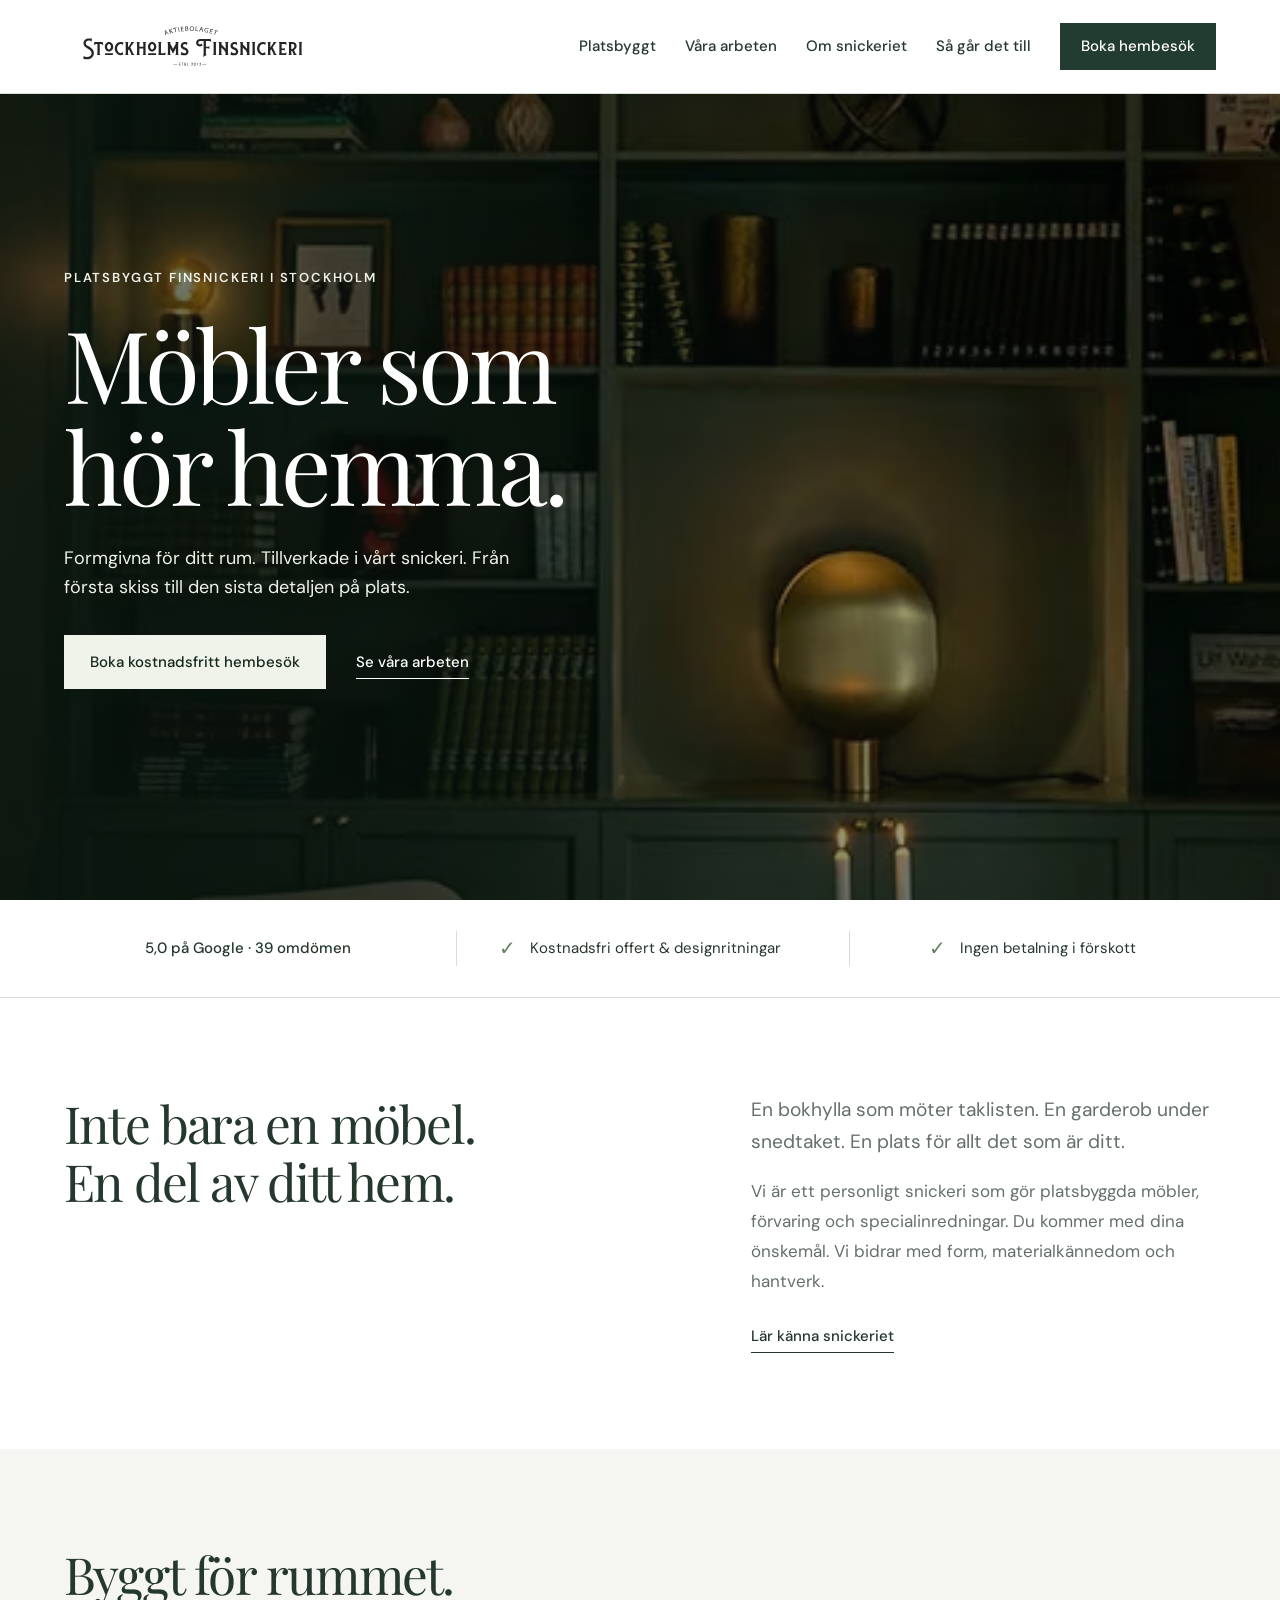
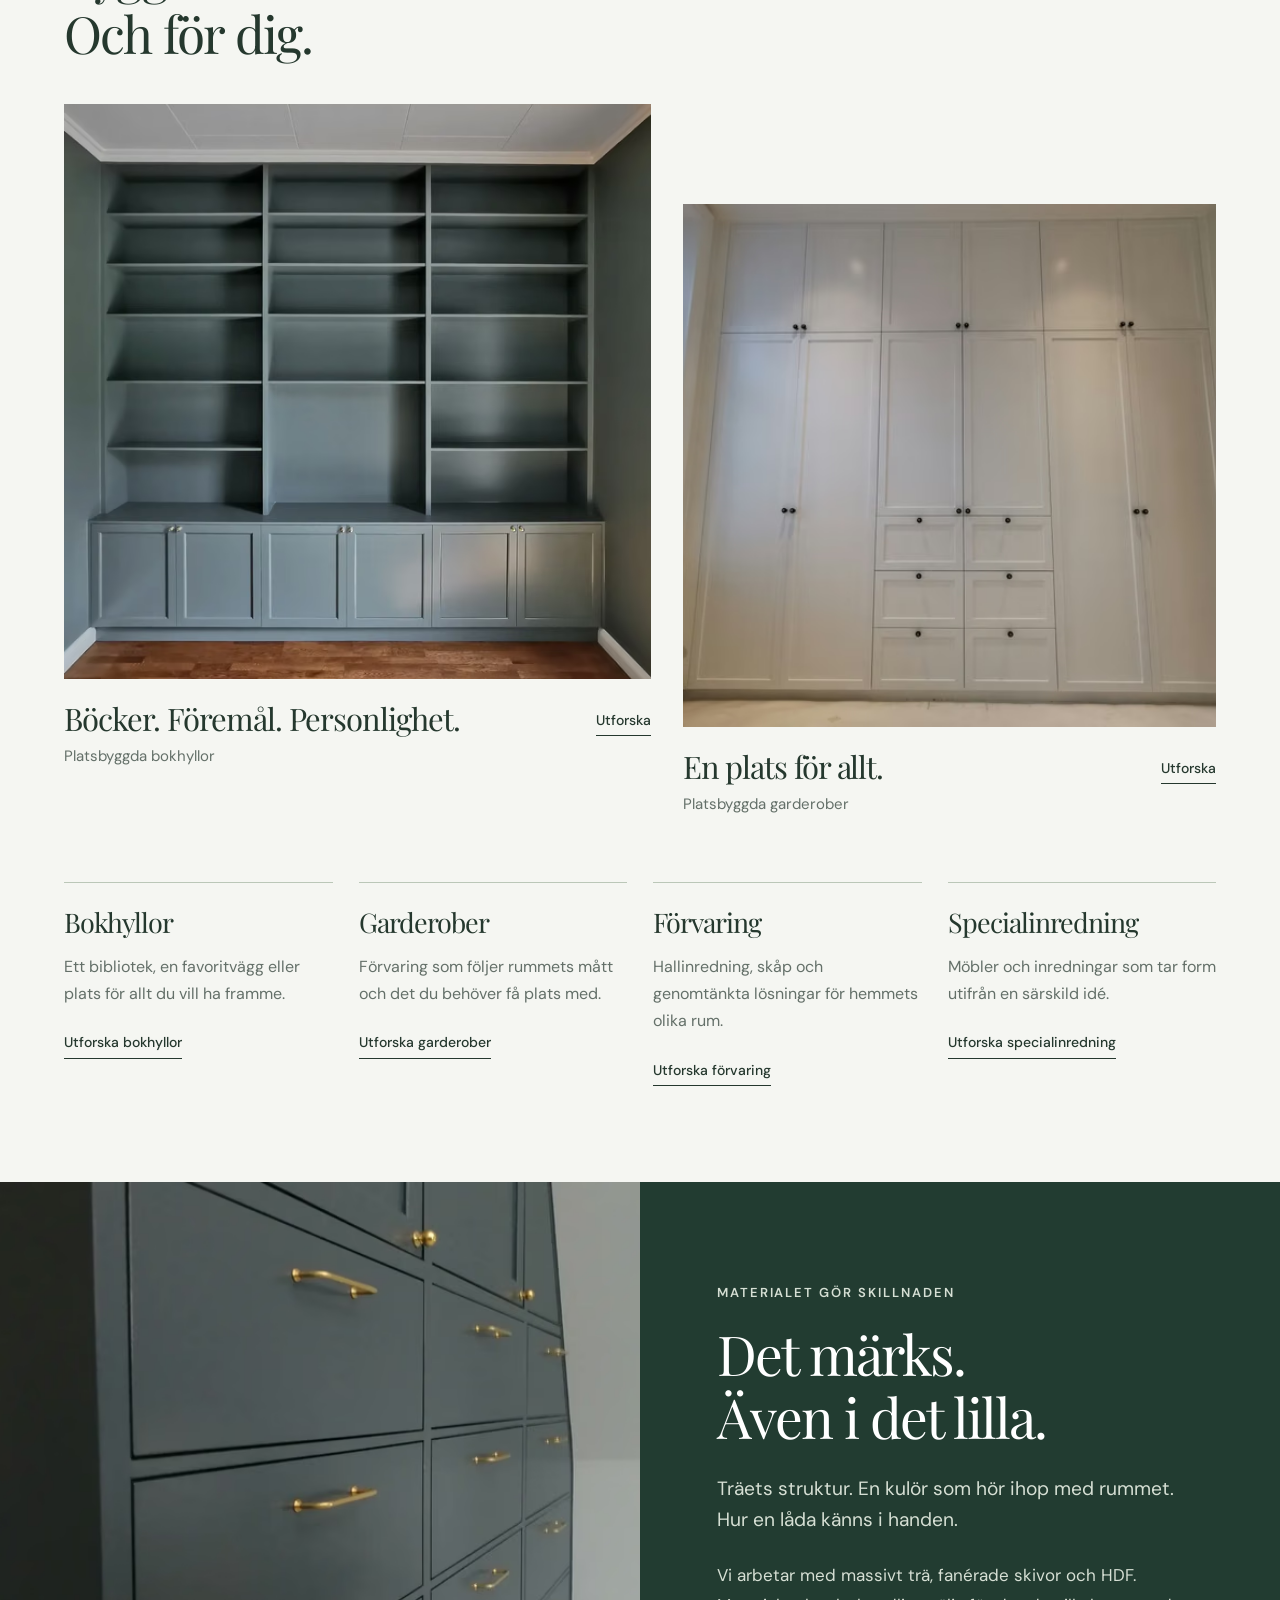
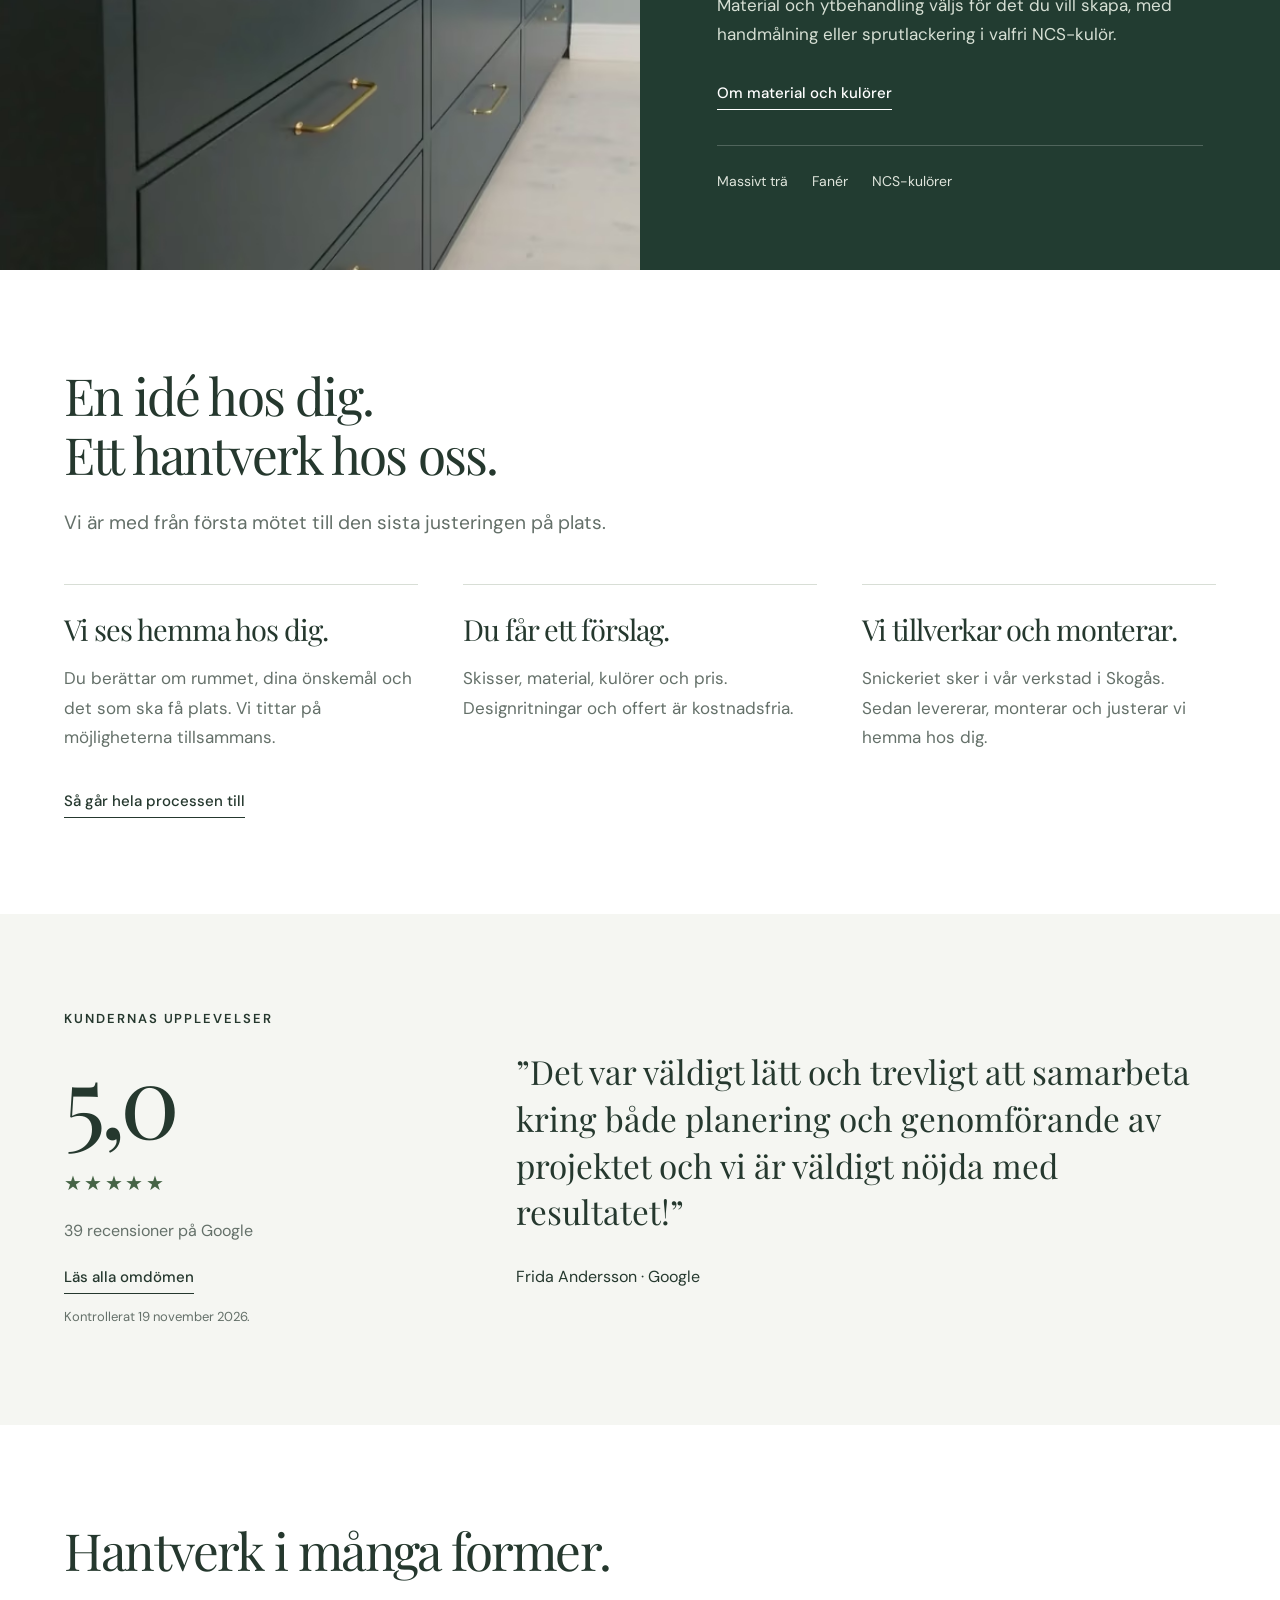
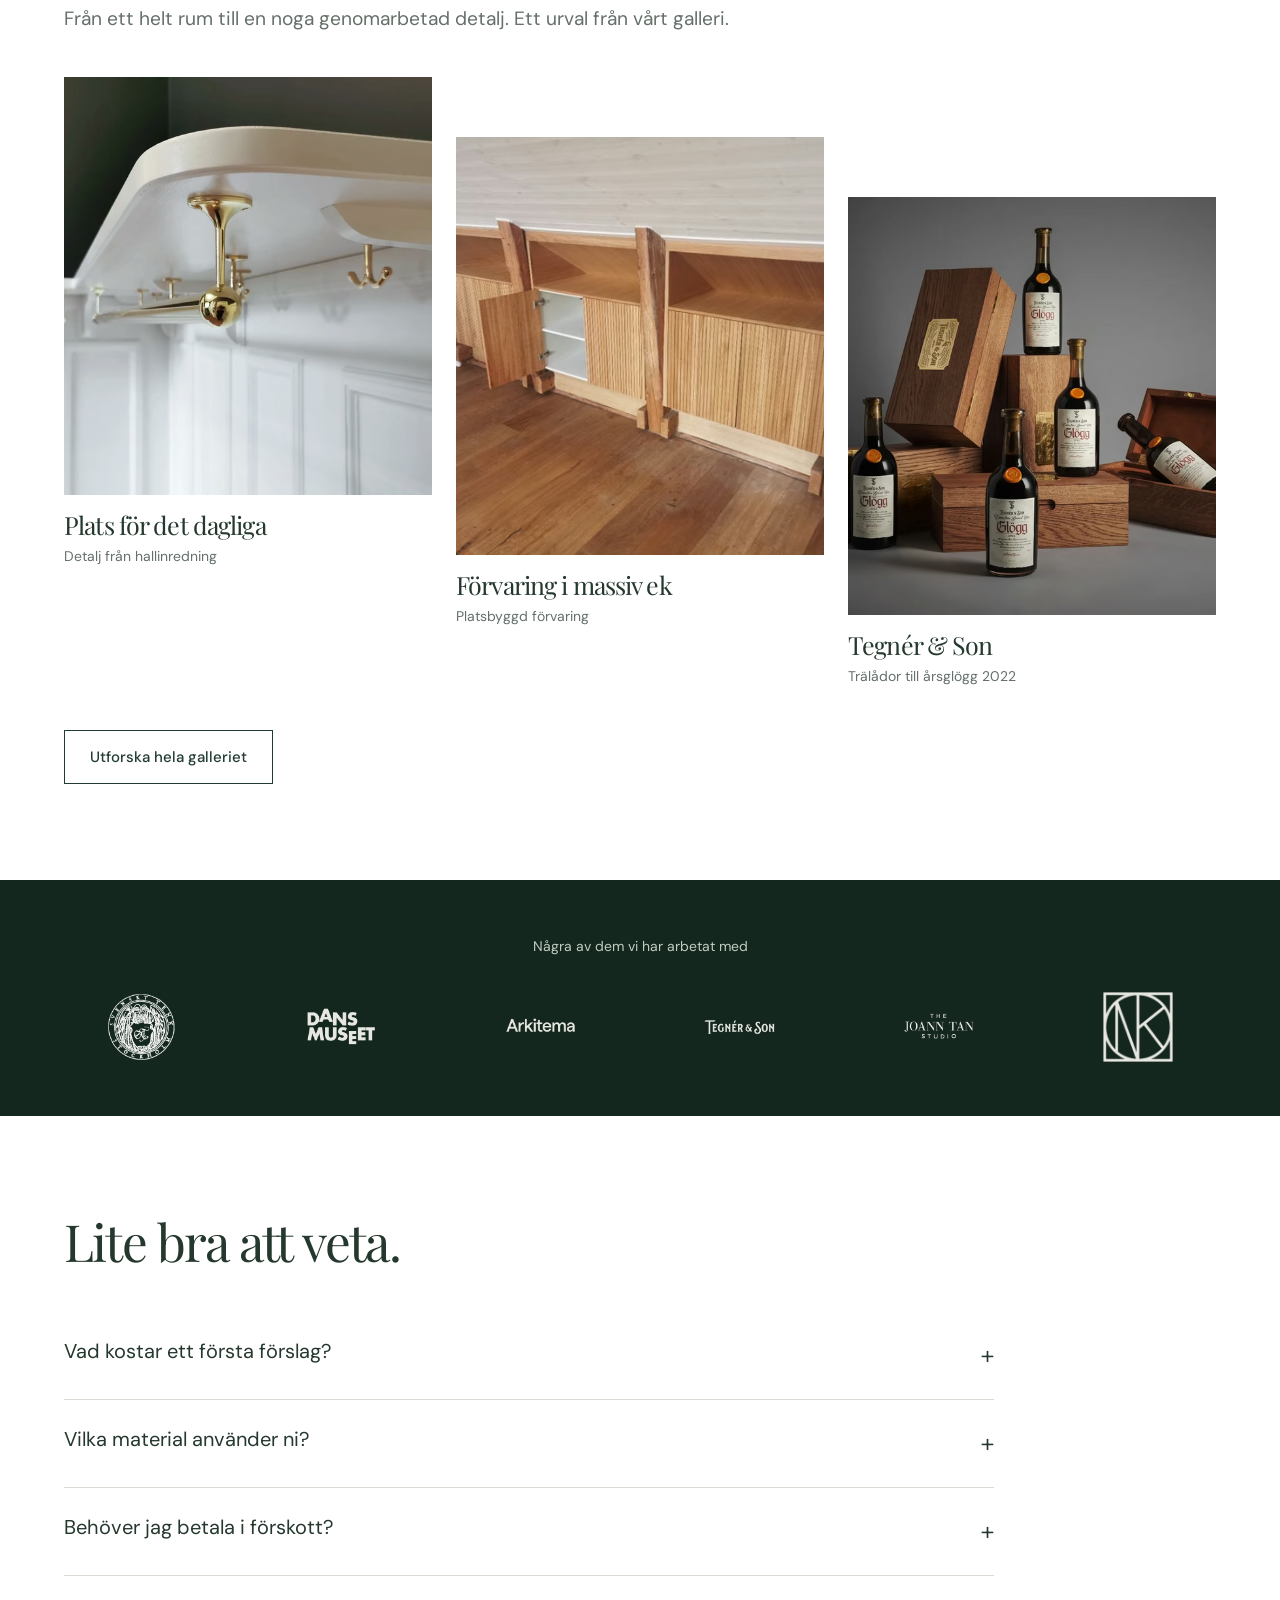
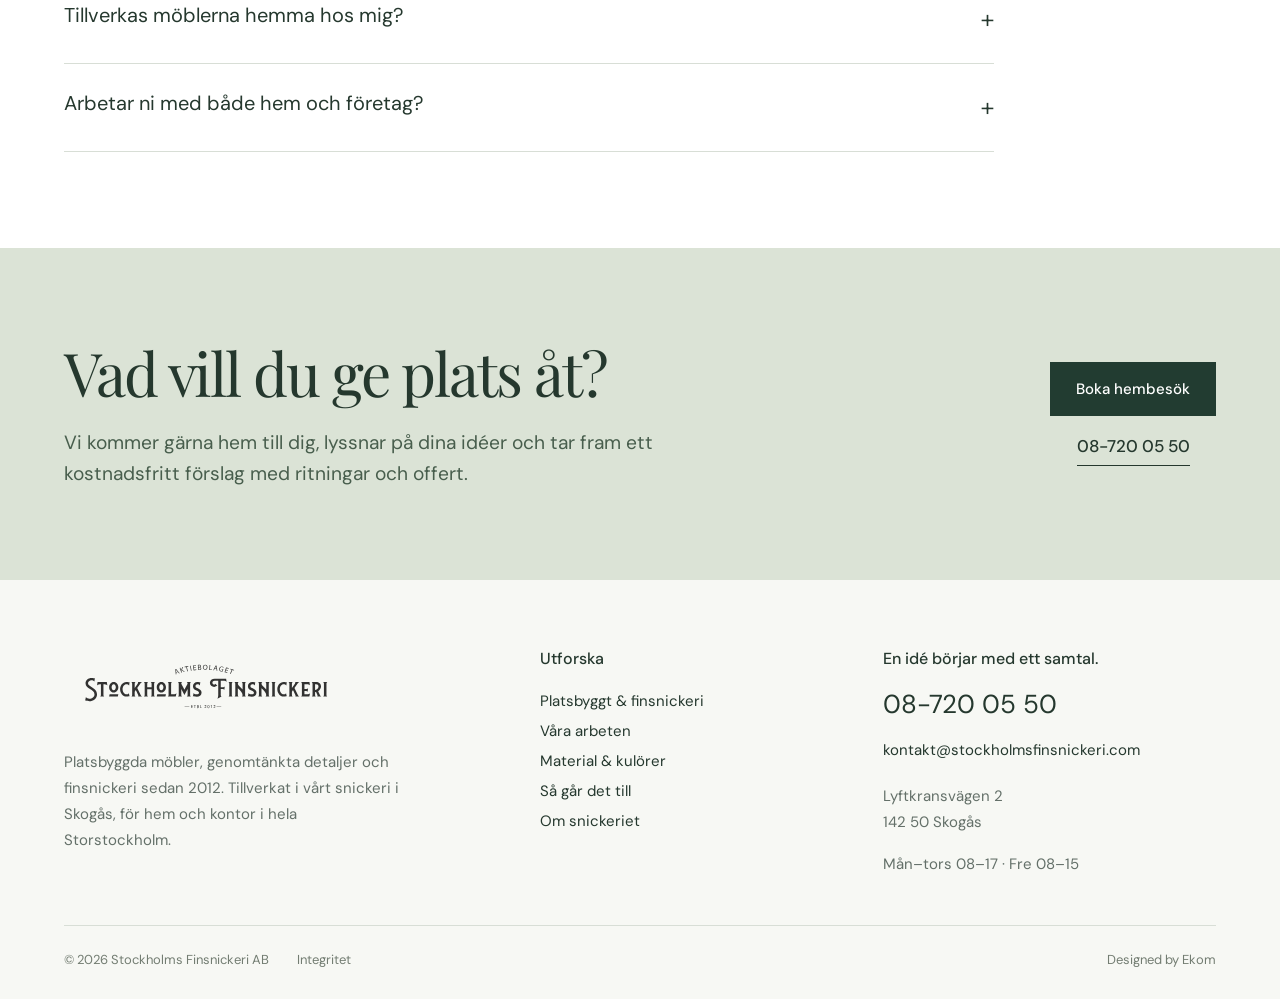
<file: index.html>
<!doctype html><html lang="sv"><head><meta charset="utf-8"><meta name="viewport" content="width=device-width, initial-scale=1"><title>Platsbyggda möbler i Stockholm | Stockholms Finsnickeri</title><meta name="description" content="Platsbyggda bokhyllor, garderober och specialinredning i Stockholm. Eget snickeri i Skogås. Kostnadsfritt hembesök, designritningar och offert."><link rel="canonical" href="https://stockholmsfinsnickeri.com/"><meta name="theme-color" content="#223c31"><meta property="og:type" content="website"><meta property="og:locale" content="sv_SE"><meta property="og:site_name" content="Stockholms Finsnickeri"><meta property="og:title" content="Platsbyggda möbler i Stockholm | Stockholms Finsnickeri"><meta property="og:description" content="Platsbyggda bokhyllor, garderober och specialinredning i Stockholm. Eget snickeri i Skogås. Kostnadsfritt hembesök, designritningar och offert."><meta property="og:url" content="https://stockholmsfinsnickeri.com/"><meta property="og:image" content="https://stockholmsfinsnickeri.com/assets/hero-library.webp"><meta name="twitter:card" content="summary_large_image"><link rel="icon" type="image/png" href="assets/favicon.png"><link rel="apple-touch-icon" href="assets/icon-180.png"><link rel="preload" href="assets/dm-sans.woff2" as="font" type="font/woff2" crossorigin><link rel="preload" href="assets/playfair-display.woff2" as="font" type="font/woff2" crossorigin><link rel="stylesheet" href="styles.css"><script type="application/ld+json">{"@context": "https://schema.org", "@graph": [{"@type": "HomeAndConstructionBusiness", "@id": "https://stockholmsfinsnickeri.com/#business", "name": "Stockholms Finsnickeri AB", "url": "https://stockholmsfinsnickeri.com/", "telephone": "+4687200550", "email": "kontakt@stockholmsfinsnickeri.com", "logo": "https://stockholmsfinsnickeri.com/assets/logo-wide.svg", "image": "https://stockholmsfinsnickeri.com/assets/hero-library.webp", "address": {"@type": "PostalAddress", "streetAddress": "Lyftkransvägen 2", "postalCode": "142 50", "addressLocality": "Skogås", "addressCountry": "SE"}, "areaServed": "Storstockholm", "openingHoursSpecification": [{"@type": "OpeningHoursSpecification", "dayOfWeek": ["Monday", "Tuesday", "Wednesday", "Thursday"], "opens": "08:00", "closes": "17:00"}, {"@type": "OpeningHoursSpecification", "dayOfWeek": "Friday", "opens": "08:00", "closes": "15:00"}]}, {"@type": "WebPage", "@id": "https://stockholmsfinsnickeri.com/#page", "url": "https://stockholmsfinsnickeri.com/", "name": "Platsbyggda möbler i Stockholm | Stockholms Finsnickeri", "description": "Platsbyggda bokhyllor, garderober och specialinredning i Stockholm. Eget snickeri i Skogås. Kostnadsfritt hembesök, designritningar och offert.", "inLanguage": "sv-SE", "about": {"@id": "https://stockholmsfinsnickeri.com/#business"}, "isPartOf": {"@type": "WebSite", "@id": "https://stockholmsfinsnickeri.com/#website", "name": "Stockholms Finsnickeri", "url": "https://stockholmsfinsnickeri.com/"}}]}</script></head><body class="home"><a class="skip" href="#main">Hoppa till innehållet</a><header class="site-header"><div class="nav-wrap"><a href="index.html" class="brand" aria-label="Stockholms Finsnickeri, startsida"><img src="assets/logo-wide.svg" alt="Stockholms Finsnickeri" width="1857" height="479"></a><nav class="desktop-nav" aria-label="Huvudmeny"><a href="platsbyggt.html">Platsbyggt</a><a href="galleri.html">Våra arbeten</a><a href="om-oss.html">Om snickeriet</a><a href="sa-gar-det-till.html">Så går det till</a><a class="btn " href="kontakt.html"><span>Boka hembesök</span></a></nav><button class="menu-toggle" aria-controls="mobile-nav" aria-expanded="false"><span>Meny</span><span class="menu-bars" aria-hidden="true"><i></i><i></i></span></button></div></header><nav class="mobile-nav" id="mobile-nav" aria-label="Mobilmeny" hidden><a href="index.html">Hem</a><a href="platsbyggt.html">Platsbyggt</a><a href="galleri.html">Våra arbeten</a><a href="om-oss.html">Om snickeriet</a><a href="sa-gar-det-till.html">Så går det till</a><a href="kontakt.html">Kontakt</a><div class="nav-extra"><a class="btn " href="tel:+4687200550"><span>Ring 08-720 05 50</span></a><p><a href="mailto:kontakt@stockholmsfinsnickeri.com">kontakt@stockholmsfinsnickeri.com</a></p></div></nav><main id="main"><div class="hero-sentinel" aria-hidden="true"></div><section class="hero"><picture><source media="(max-width: 600px)" type="image/avif" srcset="assets/hero-library-mobile.avif"><source media="(max-width: 600px)" type="image/webp" srcset="assets/hero-library-mobile.webp"><source type="image/avif" srcset="assets/hero-library-640.avif 640w, assets/hero-library-1100.avif 1100w, assets/hero-library.avif 1800w" sizes="100vw"><img src="assets/hero-library.webp" srcset="assets/hero-library-640.webp 640w, assets/hero-library-1100.webp 1100w, assets/hero-library.webp 1800w" sizes="100vw" width="1800" height="1012" alt="Platsbyggt bibliotek av Stockholms Finsnickeri" loading="eager" fetchpriority="high" decoding="async"></picture><div class="wrap hero-content"><p class="label">Platsbyggt finsnickeri i Stockholm</p><h1>Möbler som <span>hör hemma.</span></h1><p class="lead">Formgivna för ditt rum. Tillverkade i vårt snickeri. Från första skiss till den sista detaljen på plats.</p><div class="actions"><a class="btn cream" href="kontakt.html"><span>Boka <span class="desktop-word">kostnadsfritt </span>hembesök</span></a><a class="text-link" href="galleri.html">Se våra arbeten</a></div></div></section><div class="promise-bar"><div class="wrap promise-grid"><div><a href="https://g.co/kgs/fyufm4Q" class="rating-inline">5,0 på Google · 39 omdömen</a></div><div><span aria-hidden="true">✓</span>Kostnadsfri offert &amp; designritningar</div><div><span aria-hidden="true">✓</span>Ingen betalning i förskott</div></div></div><section class="section"><div class="wrap opening"><h2>Inte bara en möbel.<br>En del av ditt hem.</h2><div><p class="lead">En bokhylla som möter taklisten. En garderob under snedtaket. En plats för allt det som är ditt.</p><p>Vi är ett personligt snickeri som gör platsbyggda möbler, förvaring och specialinredningar. Du kommer med dina önskemål. Vi bidrar med form, materialkännedom och hantverk.</p><a class="text-link" href="om-oss.html">Lär känna snickeriet</a></div></div></section><section class="section paper"><div class="wrap"><div class="intro"><h2>Byggt för rummet.<br>Och för dig.</h2></div><div class="feature-pair"><article class="feature-card"><a href="bokhyllor.html" aria-label="Utforska platsbyggda bokhyllor"><picture><source type="image/avif" srcset="assets/library-green-640.avif 640w, assets/library-green-1100.avif 1100w, assets/library-green.avif 1500w" sizes="(max-width: 800px) 100vw, 50vw"><img src="assets/library-green.webp" srcset="assets/library-green-640.webp 640w, assets/library-green-1100.webp 1100w, assets/library-green.webp 1500w" sizes="(max-width: 800px) 100vw, 50vw" width="1500" height="1500" alt="Grön platsbyggd bokhylla med underskåp." loading="lazy" decoding="async"></picture></a><div class="meta"><div><h3>Böcker. Föremål. Personlighet.</h3><p>Platsbyggda bokhyllor</p></div><a class="text-link" href="bokhyllor.html">Utforska</a></div></article><article class="feature-card"><a href="garderober.html" aria-label="Utforska platsbyggda garderober"><picture><source type="image/avif" srcset="assets/wardrobe-classic-640.avif 640w, assets/wardrobe-classic-1100.avif 1100w, assets/wardrobe-classic.avif 1280w" sizes="(max-width: 800px) 100vw, 50vw"><img src="assets/wardrobe-classic.webp" srcset="assets/wardrobe-classic-640.webp 640w, assets/wardrobe-classic-1100.webp 1100w, assets/wardrobe-classic.webp 1280w" sizes="(max-width: 800px) 100vw, 50vw" width="1280" height="960" alt="Platsbyggd garderob med spegelluckor och lådor." loading="lazy" decoding="async"></picture></a><div class="meta"><div><h3>En plats för allt.</h3><p>Platsbyggda garderober</p></div><a class="text-link" href="garderober.html">Utforska</a></div></article></div><div class="services-list"><article class="service"><h3>Bokhyllor</h3><p>Ett bibliotek, en favoritvägg eller plats för allt du vill ha framme.</p><a class="text-link" href="bokhyllor.html">Utforska bokhyllor</a></article><article class="service"><h3>Garderober</h3><p>Förvaring som följer rummets mått och det du behöver få plats med.</p><a class="text-link" href="garderober.html">Utforska garderober</a></article><article class="service"><h3>Förvaring</h3><p>Hallinredning, skåp och genomtänkta lösningar för hemmets olika rum.</p><a class="text-link" href="forvaring.html">Utforska förvaring</a></article><article class="service"><h3>Specialinredning</h3><p>Möbler och inredningar som tar form utifrån en särskild idé.</p><a class="text-link" href="specialinredning.html">Utforska specialinredning</a></article></div></div></section><section class="craft"><div><picture><source type="image/avif" srcset="assets/drawer-detail-640.avif 640w, assets/drawer-detail-1100.avif 1100w, assets/drawer-detail.avif 1500w" sizes="(max-width: 800px) 100vw, 50vw"><img src="assets/drawer-detail.webp" srcset="assets/drawer-detail-640.webp 640w, assets/drawer-detail-1100.webp 1100w, assets/drawer-detail.webp 1500w" sizes="(max-width: 800px) 100vw, 50vw" width="1500" height="1500" alt="Detalj av gröna lådor och beslag i ett platsbyggt snickeri" loading="lazy" decoding="async"></picture></div><div class="craft-content"><p class="label">Materialet gör skillnaden</p><h2>Det märks.<br>Även i det lilla.</h2><p class="lead">Träets struktur. En kulör som hör ihop med rummet. Hur en låda känns i handen.</p><p>Vi arbetar med massivt trä, fanérade skivor och HDF. Material och ytbehandling väljs för det du vill skapa, med handmålning eller sprutlackering i valfri NCS-kulör.</p><a class="text-link" href="material.html">Om material och kulörer</a><div class="material-tags"><span>Massivt trä</span><span>Fanér</span><span>NCS-kulörer</span></div></div></section><section class="section"><div class="wrap"><div class="intro"><h2>En idé hos dig.<br>Ett hantverk hos oss.</h2><p class="lead">Vi är med från första mötet till den sista justeringen på plats.</p></div><div class="steps"><div class="step"><h3>Vi ses hemma hos dig.</h3><p>Du berättar om rummet, dina önskemål och det som ska få plats. Vi tittar på möjligheterna tillsammans.</p></div><div class="step"><h3>Du får ett förslag.</h3><p>Skisser, material, kulörer och pris. Designritningar och offert är kostnadsfria.</p></div><div class="step"><h3>Vi tillverkar och monterar.</h3><p>Snickeriet sker i vår verkstad i Skogås. Sedan levererar, monterar och justerar vi hemma hos dig.</p></div></div><div class="actions"><a class="text-link" href="sa-gar-det-till.html">Så går hela processen till</a></div></div></section><section class="section paper"><div class="wrap review-grid"><div><p class="label">Kundernas upplevelser</p><div class="rating-number">5,0</div><div class="stars" aria-label="5 av 5 stjärnor">★★★★★</div><p class="rating-summary">39 recensioner på Google</p><a class="text-link" href="https://g.co/kgs/fyufm4Q">Läs alla omdömen</a><p class="rating-date">Kontrollerat 19 november 2026.</p></div><blockquote><p>”Det var väldigt lätt och trevligt att samarbeta kring både planering och genomförande av projektet och vi är väldigt nöjda med resultatet!”</p><cite>Frida Andersson · Google</cite></blockquote></div></section><section class="section"><div class="wrap"><div class="intro"><h2>Hantverk i många former.</h2><p class="lead">Från ett helt rum till en noga genomarbetad detalj. Ett urval från vårt galleri.</p></div><div class="gallery-grid gallery-preview"><figure data-category="forvaring"><a href="assets/hall-detail.webp" data-lightbox data-caption="Plats för det dagliga. Detalj från hallinredning" aria-label="Visa plats för det dagliga"><picture><source type="image/avif" srcset="assets/hall-detail-640.avif 640w, assets/hall-detail-1100.avif 1100w, assets/hall-detail.avif 1500w" sizes="(max-width: 800px) 50vw, 33vw"><img src="assets/hall-detail.webp" srcset="assets/hall-detail-640.webp 640w, assets/hall-detail-1100.webp 1100w, assets/hall-detail.webp 1500w" sizes="(max-width: 800px) 50vw, 33vw" width="1500" height="1500" alt="Detalj från hallinredning" loading="lazy" decoding="async"></picture></a><figcaption><h3>Plats för det dagliga</h3><p>Detalj från hallinredning</p></figcaption></figure><figure data-category="forvaring"><a href="assets/oak-storage.webp" data-lightbox data-caption="Förvaring i massiv ek. Platsbyggd förvaring" aria-label="Visa förvaring i massiv ek"><picture><source type="image/avif" srcset="assets/oak-storage-640.avif 640w, assets/oak-storage-1100.avif 1100w, assets/oak-storage.avif 1280w" sizes="(max-width: 800px) 50vw, 33vw"><img src="assets/oak-storage.webp" srcset="assets/oak-storage-640.webp 640w, assets/oak-storage-1100.webp 1100w, assets/oak-storage.webp 1280w" sizes="(max-width: 800px) 50vw, 33vw" width="1280" height="960" alt="Platsbyggd förvaring" loading="lazy" decoding="async"></picture></a><figcaption><h3>Förvaring i massiv ek</h3><p>Platsbyggd förvaring</p></figcaption></figure><figure data-category="special"><a href="assets/tegner-collection.webp" data-lightbox data-caption="Tegnér &amp; Son. Trälådor till årsglögg 2022" aria-label="Visa tegnér &amp; son"><picture><source type="image/avif" srcset="assets/tegner-collection-640.avif 640w, assets/tegner-collection-1100.avif 1100w, assets/tegner-collection.avif 1500w" sizes="(max-width: 800px) 50vw, 33vw"><img src="assets/tegner-collection.webp" srcset="assets/tegner-collection-640.webp 640w, assets/tegner-collection-1100.webp 1100w, assets/tegner-collection.webp 1500w" sizes="(max-width: 800px) 50vw, 33vw" width="1500" height="1500" alt="Trälådor till årsglögg 2022" loading="lazy" decoding="async"></picture></a><figcaption><h3>Tegnér & Son</h3><p>Trälådor till årsglögg 2022</p></figcaption></figure></div><div class="gallery-link"><a class="btn outline" href="galleri.html"><span>Utforska hela galleriet</span></a></div></div></section><section class="logo-band"><div class="wrap"><p>Några av dem vi har arbetat med</p><div class="client-logos"><img src="assets/client-svenskt-tenn.webp" alt="Svenskt Tenn" width="460" height="451" loading="lazy"><img src="assets/client-dansmuseet.webp" alt="Dansmuseet" width="460" height="451" loading="lazy"><img src="assets/client-arkitema.webp" alt="Arkitema" width="460" height="451" loading="lazy"><img src="assets/client-tegner.webp" alt="Tegnér &amp; Son" width="460" height="451" loading="lazy"><img src="assets/client-joann-tan.webp" alt="The JoAnn Tan Studio" width="460" height="451" loading="lazy"><img src="assets/client-nk.webp" alt="Nordiska Kompaniet" width="460" height="451" loading="lazy"></div></div></section><section class="section"><div class="wrap"><div class="intro"><h2>Lite bra att veta.</h2></div><div class="faq"><details><summary>Vad kostar ett första förslag?</summary><p>Efter ett hembesök tar vi fram ett kostnadsfritt förslag som innehåller designritningar och offert. Du får en tydlig bild av både utformning och pris innan du bestämmer dig.</p></details><details><summary>Vilka material använder ni?</summary><p>Vi arbetar främst med massivt trä, fanérade skivor och kvalitativ HDF. Ytorna handmålas eller sprutlackeras, och du kan välja kulör enligt NCS.</p></details><details><summary>Behöver jag betala i förskott?</summary><p>Nej. Ingenting betalas innan projektet är färdigställt och du är nöjd med resultatet.</p></details><details><summary>Tillverkas möblerna hemma hos mig?</summary><p>Möblerna tillverkas i vårt snickeri i Skogås. Sedan transporterar vi dem till dig för montering och justering. På så sätt sker själva tillverkningen, med slipdamm och arbetsbuller, i verkstaden.</p></details><details><summary>Arbetar ni med både hem och företag?</summary><p>Ja. Vi gör platsbyggda möbler och specialinredningar för både hem och kontor i hela Storstockholm, liksom fristående möbler och särskilda finsnickeriprojekt.</p></details></div></div></section><section class="contact-banner"><div class="wrap"><div><h2>Vad vill du ge plats åt?</h2><p class="lead">Vi kommer gärna hem till dig, lyssnar på dina idéer och tar fram ett kostnadsfritt förslag med ritningar och offert.</p></div><div class="actions"><a class="btn " href="kontakt.html"><span>Boka hembesök</span></a><a class="text-link" href="tel:+4687200550">08-720 05 50</a></div></div></section></main><footer class="site-footer"><div class="wrap"><div class="footer-grid"><div><a href="index.html" class="footer-brand"><img src="assets/logo-wide.svg" alt="Stockholms Finsnickeri" width="1857" height="479"></a><p>Platsbyggda möbler, genomtänkta detaljer och finsnickeri sedan 2012. Tillverkat i vårt snickeri i Skogås, för hem och kontor i hela Storstockholm.</p></div><div><h3>Utforska</h3><a href="platsbyggt.html">Platsbyggt &amp; finsnickeri</a><a href="galleri.html">Våra arbeten</a><a href="material.html">Material &amp; kulörer</a><a href="sa-gar-det-till.html">Så går det till</a><a href="om-oss.html">Om snickeriet</a></div><div class="footer-contact"><h3>En idé börjar med ett samtal.</h3><a href="tel:+4687200550" class="phone">08-720 05 50</a><a href="mailto:kontakt@stockholmsfinsnickeri.com">kontakt@stockholmsfinsnickeri.com</a><p style="margin-top:18px">Lyftkransvägen 2<br>142 50 Skogås</p><p style="margin-top:16px">Mån–tors 08–17 · Fre 08–15</p></div></div><div class="footer-bottom"><span>© 2026 Stockholms Finsnickeri AB</span><a href="integritet.html">Integritet</a><span class="credit">Designed by <a href="https://ekom.se" target="_blank" rel="noopener noreferrer">Ekom</a></span></div></div></footer><div class="mobile-cta"><a class="btn outline" href="tel:+4687200550"><span>Ring oss</span></a><a class="btn " href="kontakt.html"><span>Boka hembesök</span></a></div><dialog class="lightbox" aria-label="Bildgalleri"><div class="lightbox-top"><p></p><button type="button" data-close autofocus>Stäng</button></div><img class="lightbox-image" src="[data-uri]" alt=""><div class="lightbox-bottom"><button type="button" data-direction="-1">Föregående</button><span class="lightbox-count" aria-live="polite"></span><button type="button" data-direction="1">Nästa</button></div></dialog><script src="script.js" defer></script></body></html>
</file>
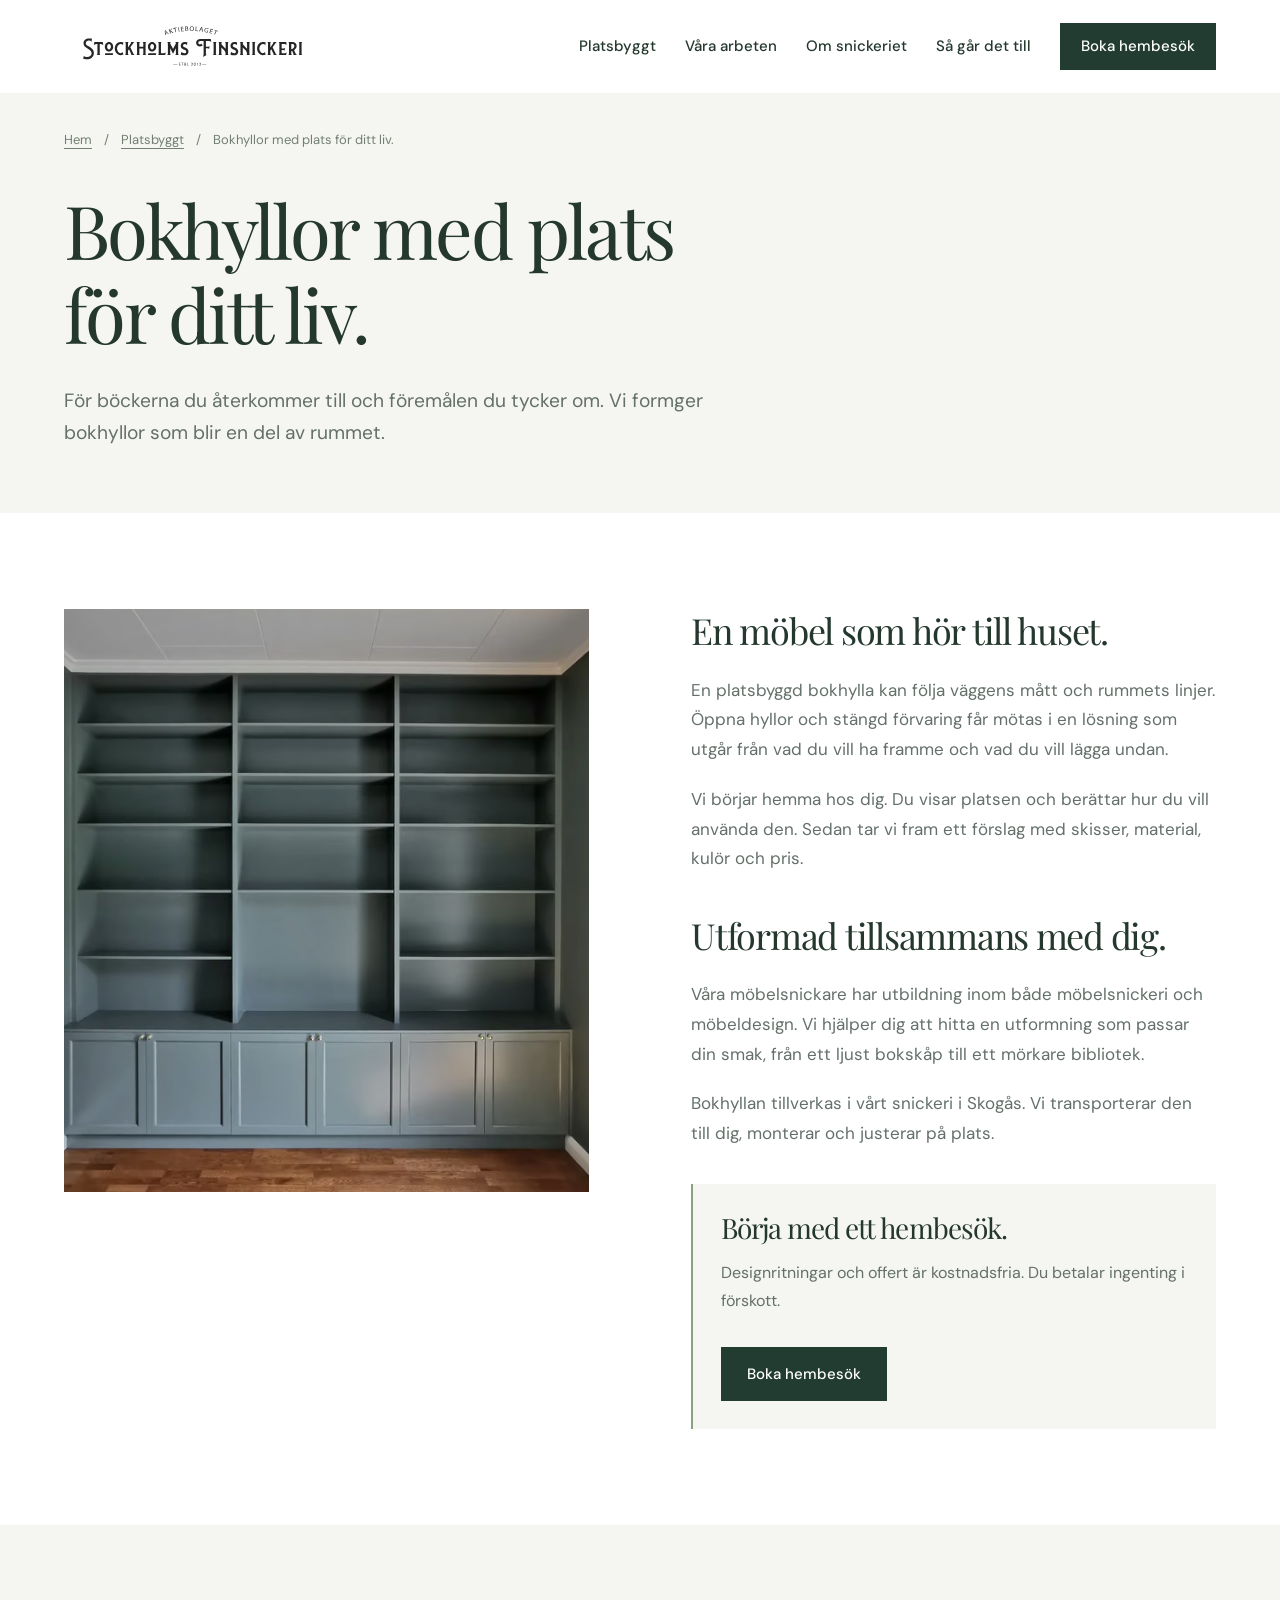
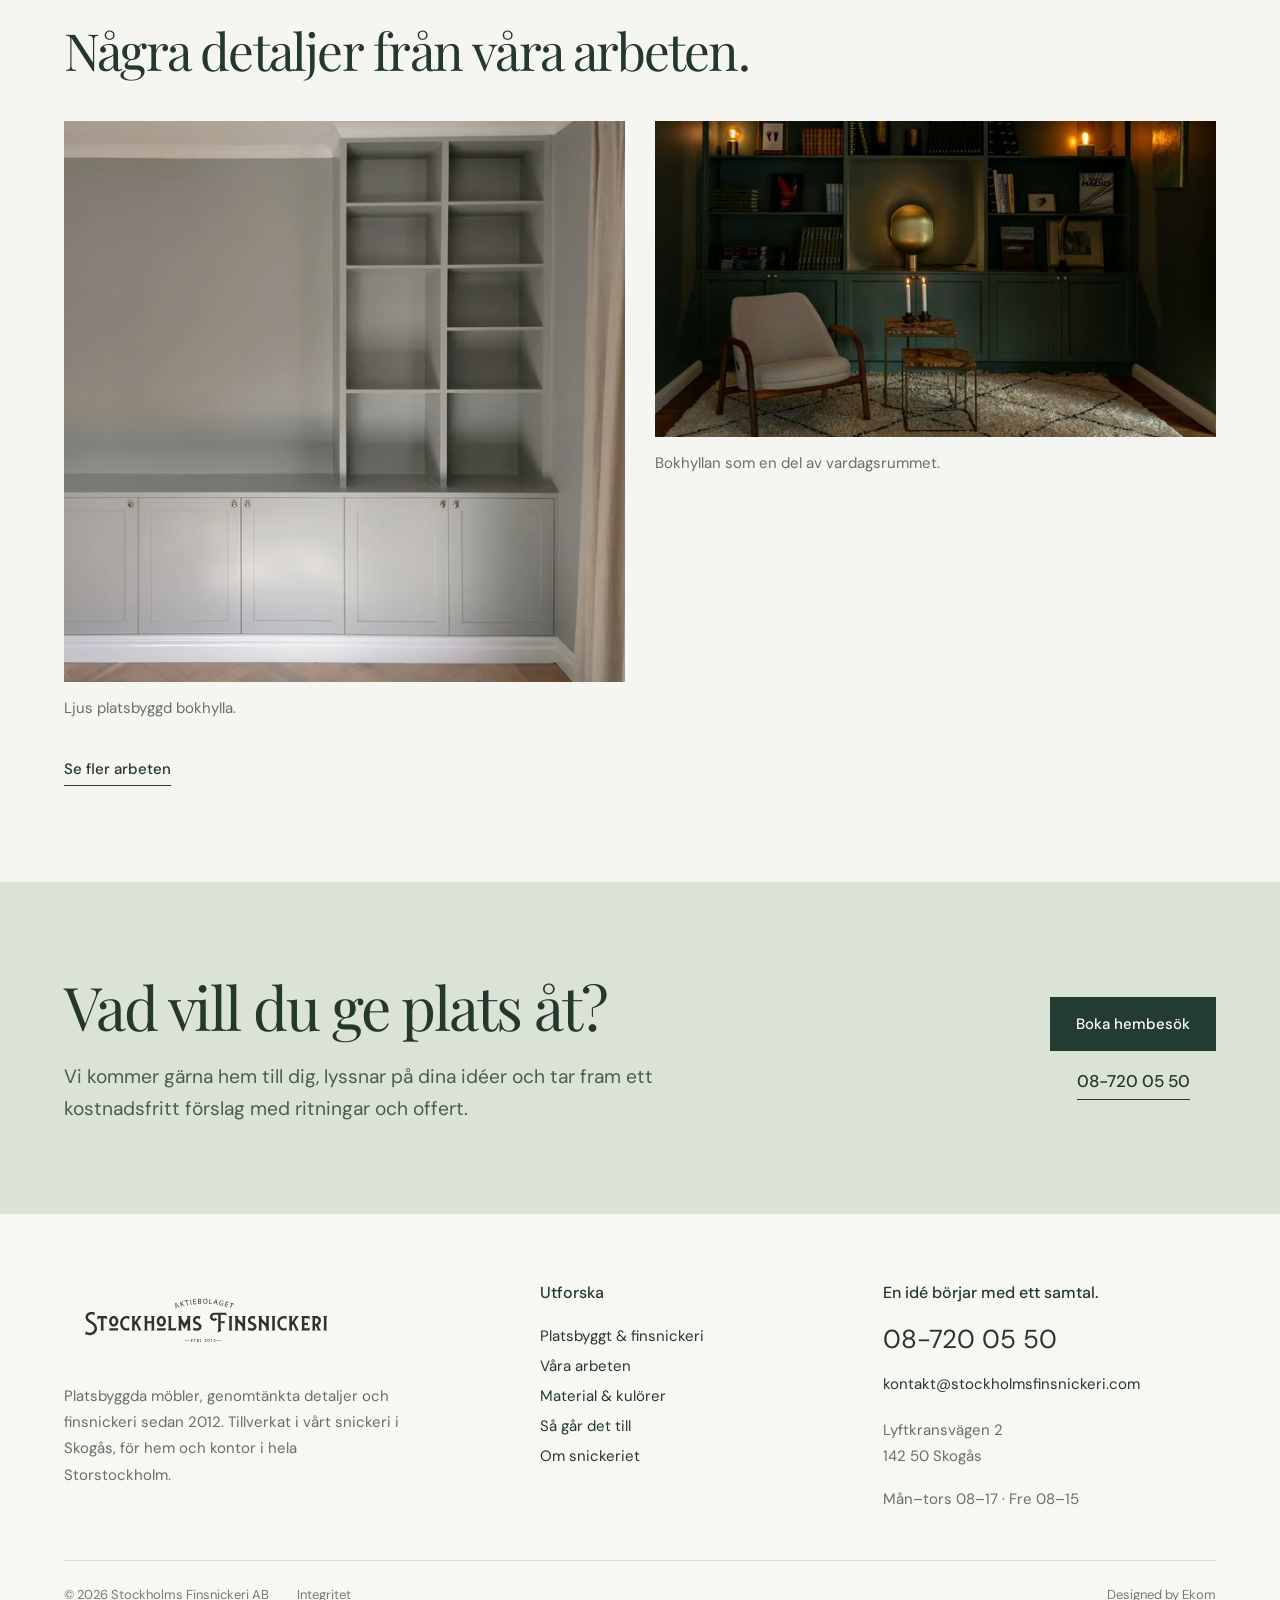
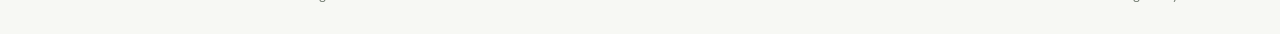
<file: bokhyllor.html>
<!doctype html><html lang="sv"><head><meta charset="utf-8"><meta name="viewport" content="width=device-width, initial-scale=1"><title>Platsbyggda bokhyllor i Stockholm | Stockholms Finsnickeri</title><meta name="description" content="För böckerna du återkommer till och föremålen du tycker om. Vi formger bokhyllor som blir en del av rummet. Kostnadsfritt hembesök och offert."><link rel="canonical" href="https://stockholmsfinsnickeri.com/bokhyllor.html"><meta name="theme-color" content="#223c31"><meta property="og:type" content="website"><meta property="og:locale" content="sv_SE"><meta property="og:site_name" content="Stockholms Finsnickeri"><meta property="og:title" content="Platsbyggda bokhyllor i Stockholm | Stockholms Finsnickeri"><meta property="og:description" content="För böckerna du återkommer till och föremålen du tycker om. Vi formger bokhyllor som blir en del av rummet. Kostnadsfritt hembesök och offert."><meta property="og:url" content="https://stockholmsfinsnickeri.com/bokhyllor.html"><meta property="og:image" content="https://stockholmsfinsnickeri.com/assets/library-green.webp"><meta name="twitter:card" content="summary_large_image"><link rel="icon" type="image/png" href="assets/favicon.png"><link rel="apple-touch-icon" href="assets/icon-180.png"><link rel="preload" href="assets/dm-sans.woff2" as="font" type="font/woff2" crossorigin><link rel="preload" href="assets/playfair-display.woff2" as="font" type="font/woff2" crossorigin><link rel="stylesheet" href="styles.css"><script type="application/ld+json">{"@context": "https://schema.org", "@graph": [{"@type": "HomeAndConstructionBusiness", "@id": "https://stockholmsfinsnickeri.com/#business", "name": "Stockholms Finsnickeri AB", "url": "https://stockholmsfinsnickeri.com/", "telephone": "+4687200550", "email": "kontakt@stockholmsfinsnickeri.com", "logo": "https://stockholmsfinsnickeri.com/assets/logo-wide.svg", "image": "https://stockholmsfinsnickeri.com/assets/hero-library.webp", "address": {"@type": "PostalAddress", "streetAddress": "Lyftkransvägen 2", "postalCode": "142 50", "addressLocality": "Skogås", "addressCountry": "SE"}, "areaServed": "Storstockholm", "openingHoursSpecification": [{"@type": "OpeningHoursSpecification", "dayOfWeek": ["Monday", "Tuesday", "Wednesday", "Thursday"], "opens": "08:00", "closes": "17:00"}, {"@type": "OpeningHoursSpecification", "dayOfWeek": "Friday", "opens": "08:00", "closes": "15:00"}]}, {"@type": "WebPage", "@id": "https://stockholmsfinsnickeri.com/bokhyllor.html#page", "url": "https://stockholmsfinsnickeri.com/bokhyllor.html", "name": "Platsbyggda bokhyllor i Stockholm | Stockholms Finsnickeri", "description": "För böckerna du återkommer till och föremålen du tycker om. Vi formger bokhyllor som blir en del av rummet. Kostnadsfritt hembesök och offert.", "inLanguage": "sv-SE", "about": {"@id": "https://stockholmsfinsnickeri.com/#business"}, "isPartOf": {"@type": "WebSite", "@id": "https://stockholmsfinsnickeri.com/#website", "name": "Stockholms Finsnickeri", "url": "https://stockholmsfinsnickeri.com/"}}, {"@type": "BreadcrumbList", "itemListElement": [{"@type": "ListItem", "position": 1, "name": "Hem", "item": "https://stockholmsfinsnickeri.com/"}, {"@type": "ListItem", "position": 2, "name": "Platsbyggda bokhyllor i Stockholm", "item": "https://stockholmsfinsnickeri.com/bokhyllor.html"}]}]}</script></head><body class=""><a class="skip" href="#main">Hoppa till innehållet</a><header class="site-header"><div class="nav-wrap"><a href="index.html" class="brand" aria-label="Stockholms Finsnickeri, startsida"><img src="assets/logo-wide.svg" alt="Stockholms Finsnickeri" width="1857" height="479"></a><nav class="desktop-nav" aria-label="Huvudmeny"><a href="platsbyggt.html">Platsbyggt</a><a href="galleri.html">Våra arbeten</a><a href="om-oss.html">Om snickeriet</a><a href="sa-gar-det-till.html">Så går det till</a><a class="btn " href="kontakt.html"><span>Boka hembesök</span></a></nav><button class="menu-toggle" aria-controls="mobile-nav" aria-expanded="false"><span>Meny</span><span class="menu-bars" aria-hidden="true"><i></i><i></i></span></button></div></header><nav class="mobile-nav" id="mobile-nav" aria-label="Mobilmeny" hidden><a href="index.html">Hem</a><a href="platsbyggt.html">Platsbyggt</a><a href="galleri.html">Våra arbeten</a><a href="om-oss.html">Om snickeriet</a><a href="sa-gar-det-till.html">Så går det till</a><a href="kontakt.html">Kontakt</a><div class="nav-extra"><a class="btn " href="tel:+4687200550"><span>Ring 08-720 05 50</span></a><p><a href="mailto:kontakt@stockholmsfinsnickeri.com">kontakt@stockholmsfinsnickeri.com</a></p></div></nav><main id="main"><section class="subhead"><div class="wrap"><nav class="breadcrumbs" aria-label="Brödsmulor"><a href="index.html">Hem</a><span aria-hidden="true">/</span><a href="platsbyggt.html">Platsbyggt</a><span aria-hidden="true">/</span><span>Bokhyllor med plats för ditt liv.</span></nav><h1>Bokhyllor med plats<br>för ditt liv.</h1><p class="lead">För böckerna du återkommer till och föremålen du tycker om. Vi formger bokhyllor som blir en del av rummet.</p></div></section><section class="section"><div class="wrap editorial"><div class="main-photo"><picture><source type="image/avif" srcset="assets/library-green-640.avif 640w, assets/library-green-1100.avif 1100w, assets/library-green.avif 1500w" sizes="(max-width: 800px) 100vw, 50vw"><img src="assets/library-green.webp" srcset="assets/library-green-640.webp 640w, assets/library-green-1100.webp 1100w, assets/library-green.webp 1500w" sizes="(max-width: 800px) 100vw, 50vw" width="1500" height="1500" alt="Grön platsbyggd bokhylla med underskåp." loading="eager" fetchpriority="high" decoding="async"></picture></div><div class="prose"><h2>En möbel som hör till huset.</h2><p>En platsbyggd bokhylla kan följa väggens mått och rummets linjer. Öppna hyllor och stängd förvaring får mötas i en lösning som utgår från vad du vill ha framme och vad du vill lägga undan.</p><p>Vi börjar hemma hos dig. Du visar platsen och berättar hur du vill använda den. Sedan tar vi fram ett förslag med skisser, material, kulör och pris.</p><h2>Utformad tillsammans med dig.</h2><p>Våra möbelsnickare har utbildning inom både möbelsnickeri och möbeldesign. Vi hjälper dig att hitta en utformning som passar din smak, från ett ljust bokskåp till ett mörkare bibliotek.</p><p>Bokhyllan tillverkas i vårt snickeri i Skogås. Vi transporterar den till dig, monterar och justerar på plats.</p><div class="inset"><h3>Börja med ett hembesök.</h3><p>Designritningar och offert är kostnadsfria. Du betalar ingenting i förskott.</p><div class="actions"><a class="btn " href="kontakt.html"><span>Boka hembesök</span></a></div></div></div></div></section><section class="section paper"><div class="wrap"><div class="intro"><h2>Några detaljer från våra arbeten.</h2></div><div class="details-gallery"><figure><a href="assets/library-white.webp" data-lightbox data-caption="Ljus platsbyggd bokhylla."><picture><source type="image/avif" srcset="assets/library-white-640.avif 640w, assets/library-white-1100.avif 1100w, assets/library-white.avif 1500w" sizes="(max-width: 800px) 100vw, 50vw"><img src="assets/library-white.webp" srcset="assets/library-white-640.webp 640w, assets/library-white-1100.webp 1100w, assets/library-white.webp 1500w" sizes="(max-width: 800px) 100vw, 50vw" width="1500" height="1500" alt="Ljus platsbyggd bokhylla." loading="lazy" decoding="async"></picture></a><figcaption>Ljus platsbyggd bokhylla.</figcaption></figure><figure><a href="assets/hero-library.webp" data-lightbox data-caption="Bokhyllan som en del av vardagsrummet."><picture><source type="image/avif" srcset="assets/hero-library-640.avif 640w, assets/hero-library-1100.avif 1100w, assets/hero-library.avif 1800w" sizes="(max-width: 800px) 100vw, 50vw"><img src="assets/hero-library.webp" srcset="assets/hero-library-640.webp 640w, assets/hero-library-1100.webp 1100w, assets/hero-library.webp 1800w" sizes="(max-width: 800px) 100vw, 50vw" width="1800" height="1012" alt="Bokhyllan som en del av vardagsrummet." loading="lazy" decoding="async"></picture></a><figcaption>Bokhyllan som en del av vardagsrummet.</figcaption></figure></div><div class="actions"><a class="text-link" href="galleri.html">Se fler arbeten</a></div></div></section><section class="contact-banner"><div class="wrap"><div><h2>Vad vill du ge plats åt?</h2><p class="lead">Vi kommer gärna hem till dig, lyssnar på dina idéer och tar fram ett kostnadsfritt förslag med ritningar och offert.</p></div><div class="actions"><a class="btn " href="kontakt.html"><span>Boka hembesök</span></a><a class="text-link" href="tel:+4687200550">08-720 05 50</a></div></div></section></main><footer class="site-footer"><div class="wrap"><div class="footer-grid"><div><a href="index.html" class="footer-brand"><img src="assets/logo-wide.svg" alt="Stockholms Finsnickeri" width="1857" height="479"></a><p>Platsbyggda möbler, genomtänkta detaljer och finsnickeri sedan 2012. Tillverkat i vårt snickeri i Skogås, för hem och kontor i hela Storstockholm.</p></div><div><h3>Utforska</h3><a href="platsbyggt.html">Platsbyggt &amp; finsnickeri</a><a href="galleri.html">Våra arbeten</a><a href="material.html">Material &amp; kulörer</a><a href="sa-gar-det-till.html">Så går det till</a><a href="om-oss.html">Om snickeriet</a></div><div class="footer-contact"><h3>En idé börjar med ett samtal.</h3><a href="tel:+4687200550" class="phone">08-720 05 50</a><a href="mailto:kontakt@stockholmsfinsnickeri.com">kontakt@stockholmsfinsnickeri.com</a><p style="margin-top:18px">Lyftkransvägen 2<br>142 50 Skogås</p><p style="margin-top:16px">Mån–tors 08–17 · Fre 08–15</p></div></div><div class="footer-bottom"><span>© 2026 Stockholms Finsnickeri AB</span><a href="integritet.html">Integritet</a><span class="credit">Designed by <a href="https://ekom.se" target="_blank" rel="noopener noreferrer">Ekom</a></span></div></div></footer><div class="mobile-cta"><a class="btn outline" href="tel:+4687200550"><span>Ring oss</span></a><a class="btn " href="kontakt.html"><span>Boka hembesök</span></a></div><dialog class="lightbox" aria-label="Bildgalleri"><div class="lightbox-top"><p></p><button type="button" data-close autofocus>Stäng</button></div><img class="lightbox-image" src="[data-uri]" alt=""><div class="lightbox-bottom"><button type="button" data-direction="-1">Föregående</button><span class="lightbox-count" aria-live="polite"></span><button type="button" data-direction="1">Nästa</button></div></dialog><script src="script.js" defer></script></body></html>
</file>
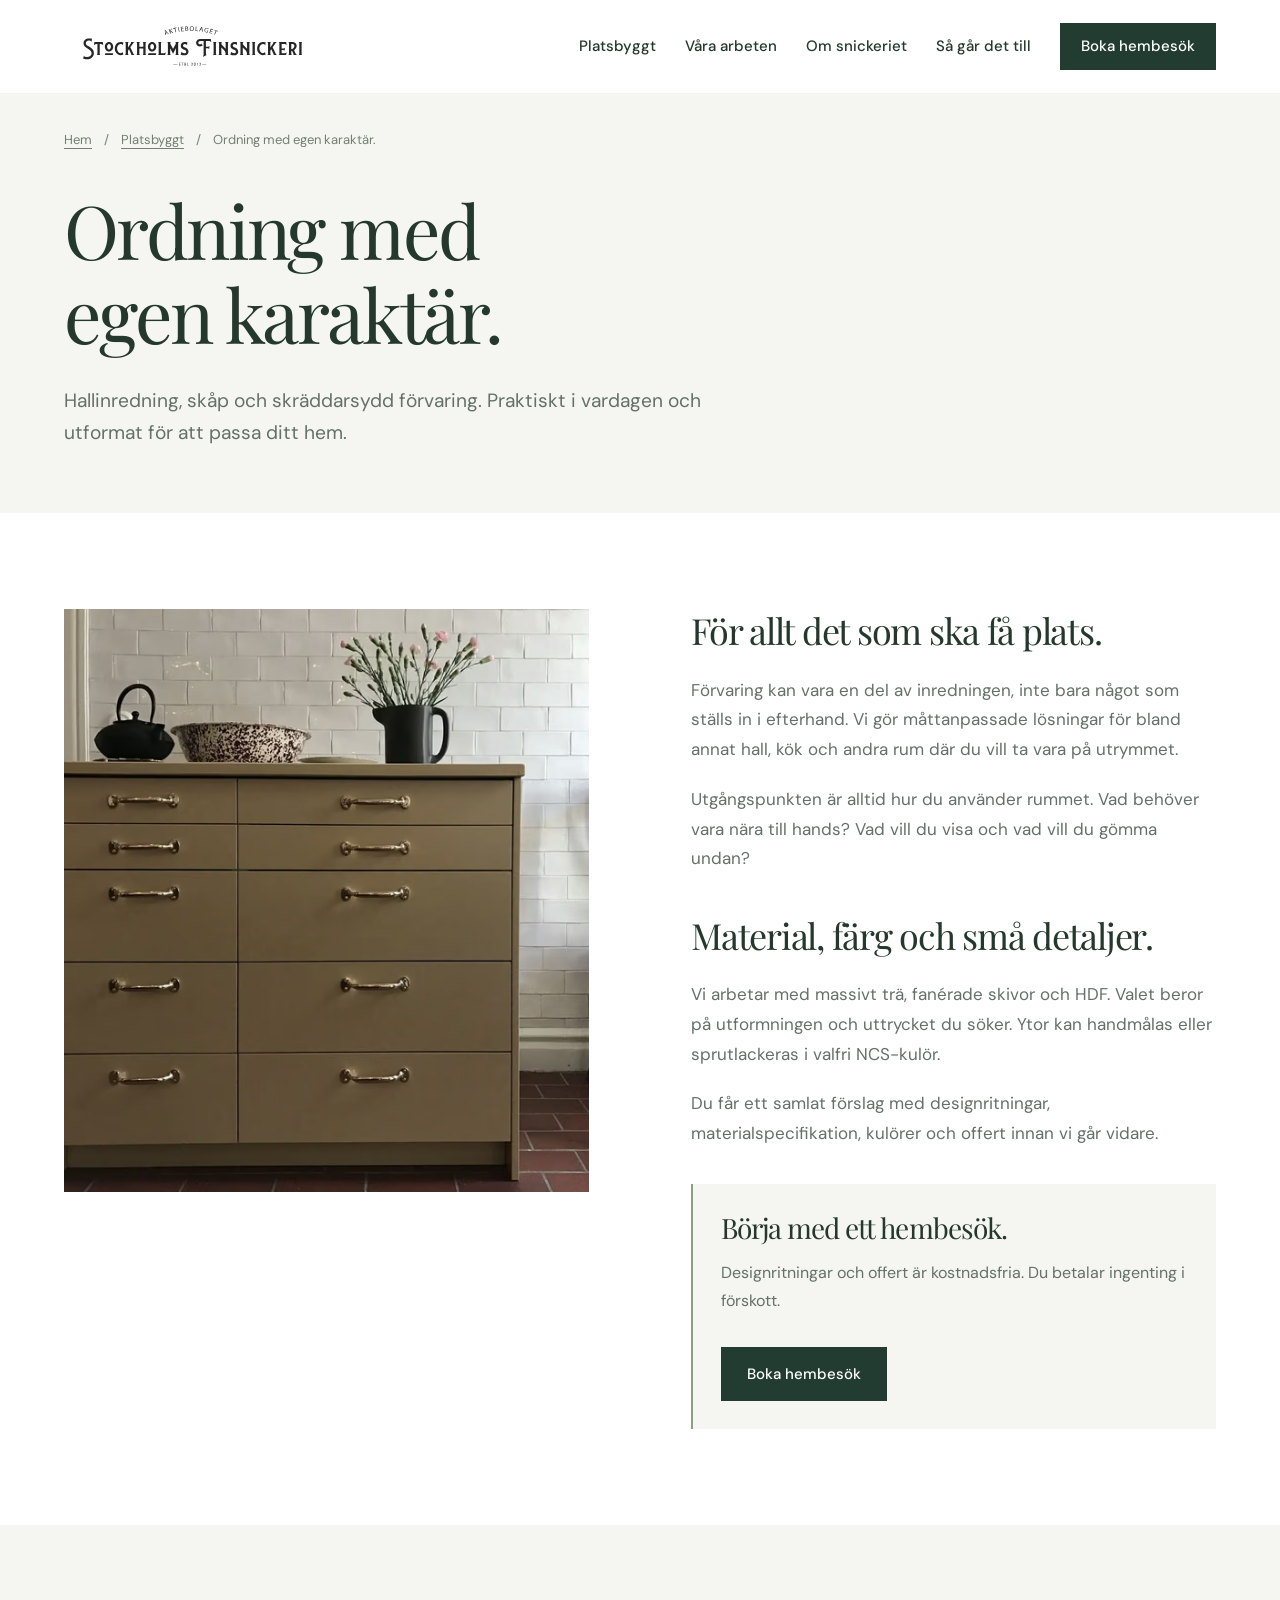
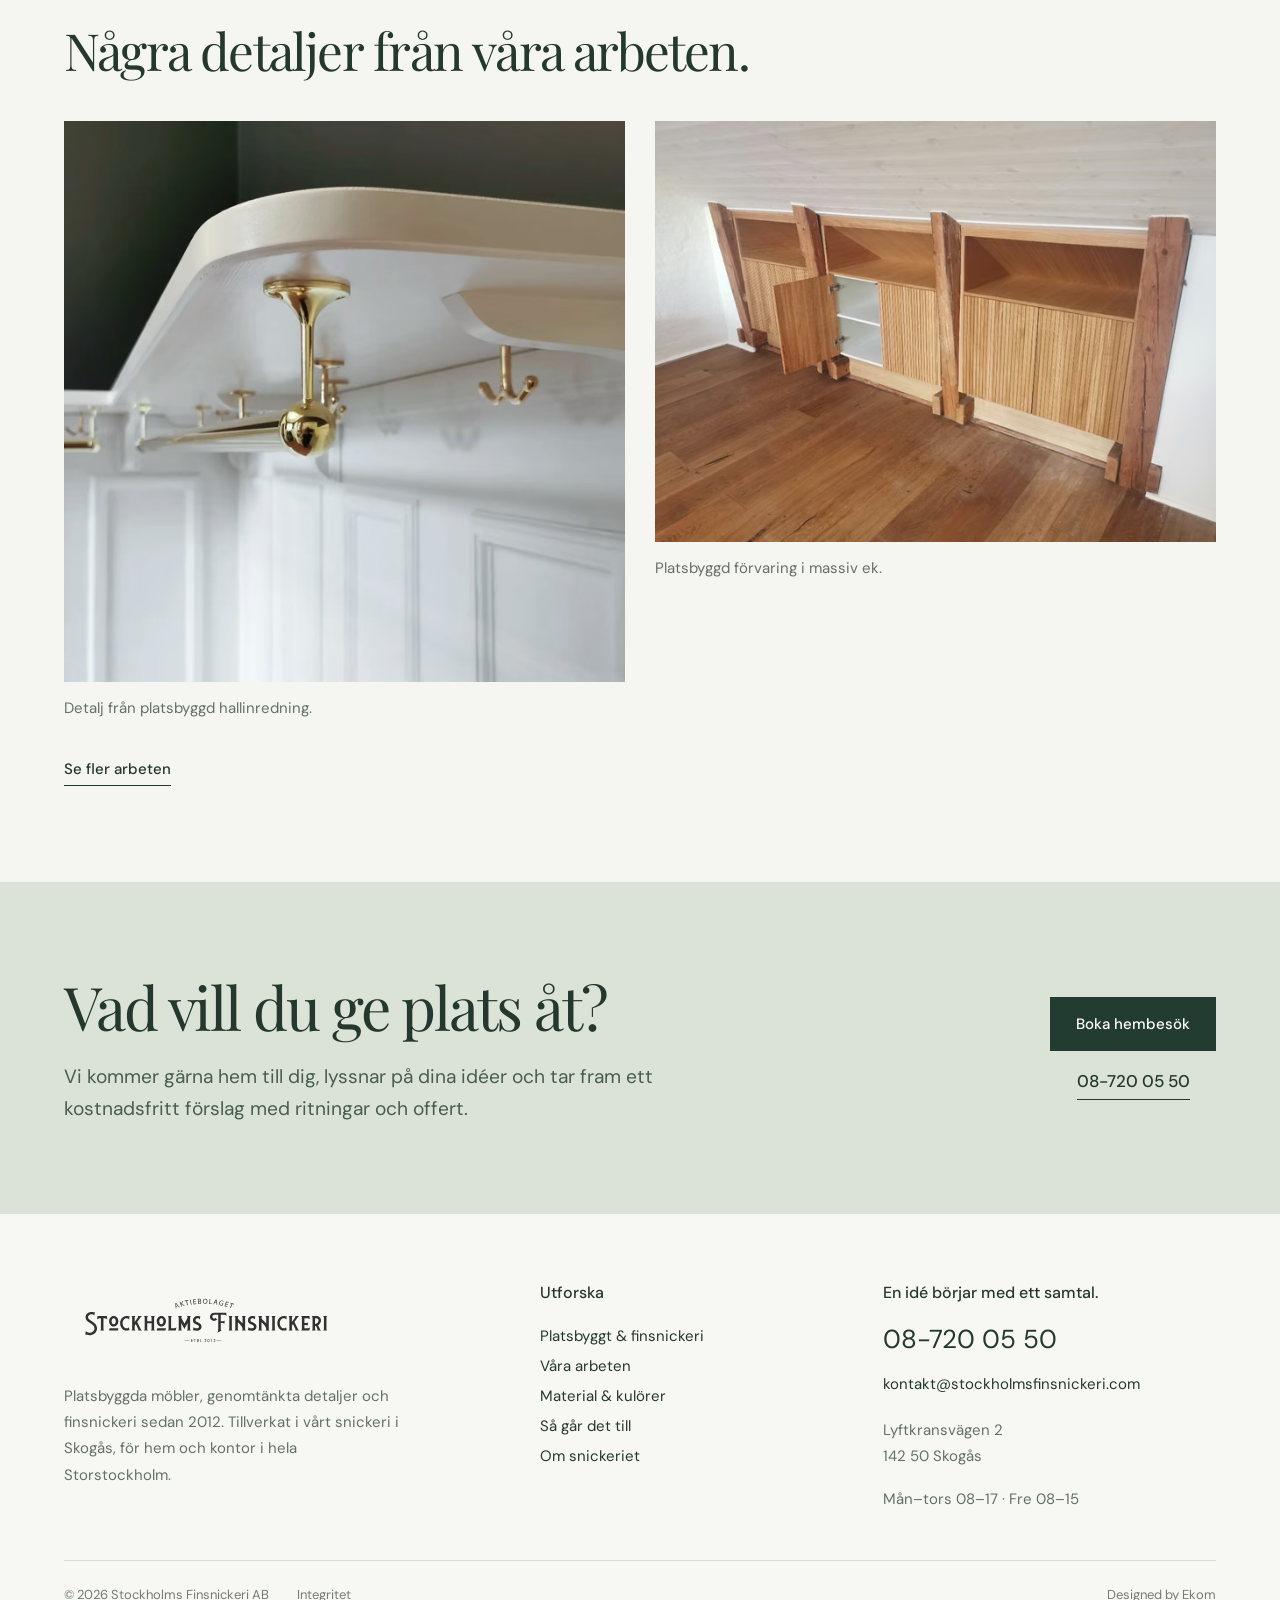
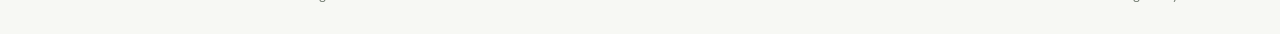
<file: forvaring.html>
<!doctype html><html lang="sv"><head><meta charset="utf-8"><meta name="viewport" content="width=device-width, initial-scale=1"><title>Platsbyggd förvaring i Stockholm | Stockholms Finsnickeri</title><meta name="description" content="Hallinredning, skåp och skräddarsydd förvaring. Praktiskt i vardagen och utformat för att passa ditt hem. Kostnadsfritt hembesök och offert."><link rel="canonical" href="https://stockholmsfinsnickeri.com/forvaring.html"><meta name="theme-color" content="#223c31"><meta property="og:type" content="website"><meta property="og:locale" content="sv_SE"><meta property="og:site_name" content="Stockholms Finsnickeri"><meta property="og:title" content="Platsbyggd förvaring i Stockholm | Stockholms Finsnickeri"><meta property="og:description" content="Hallinredning, skåp och skräddarsydd förvaring. Praktiskt i vardagen och utformat för att passa ditt hem. Kostnadsfritt hembesök och offert."><meta property="og:url" content="https://stockholmsfinsnickeri.com/forvaring.html"><meta property="og:image" content="https://stockholmsfinsnickeri.com/assets/kitchen-cabinet.webp"><meta name="twitter:card" content="summary_large_image"><link rel="icon" type="image/png" href="assets/favicon.png"><link rel="apple-touch-icon" href="assets/icon-180.png"><link rel="preload" href="assets/dm-sans.woff2" as="font" type="font/woff2" crossorigin><link rel="preload" href="assets/playfair-display.woff2" as="font" type="font/woff2" crossorigin><link rel="stylesheet" href="styles.css"><script type="application/ld+json">{"@context": "https://schema.org", "@graph": [{"@type": "HomeAndConstructionBusiness", "@id": "https://stockholmsfinsnickeri.com/#business", "name": "Stockholms Finsnickeri AB", "url": "https://stockholmsfinsnickeri.com/", "telephone": "+4687200550", "email": "kontakt@stockholmsfinsnickeri.com", "logo": "https://stockholmsfinsnickeri.com/assets/logo-wide.svg", "image": "https://stockholmsfinsnickeri.com/assets/hero-library.webp", "address": {"@type": "PostalAddress", "streetAddress": "Lyftkransvägen 2", "postalCode": "142 50", "addressLocality": "Skogås", "addressCountry": "SE"}, "areaServed": "Storstockholm", "openingHoursSpecification": [{"@type": "OpeningHoursSpecification", "dayOfWeek": ["Monday", "Tuesday", "Wednesday", "Thursday"], "opens": "08:00", "closes": "17:00"}, {"@type": "OpeningHoursSpecification", "dayOfWeek": "Friday", "opens": "08:00", "closes": "15:00"}]}, {"@type": "WebPage", "@id": "https://stockholmsfinsnickeri.com/forvaring.html#page", "url": "https://stockholmsfinsnickeri.com/forvaring.html", "name": "Platsbyggd förvaring i Stockholm | Stockholms Finsnickeri", "description": "Hallinredning, skåp och skräddarsydd förvaring. Praktiskt i vardagen och utformat för att passa ditt hem. Kostnadsfritt hembesök och offert.", "inLanguage": "sv-SE", "about": {"@id": "https://stockholmsfinsnickeri.com/#business"}, "isPartOf": {"@type": "WebSite", "@id": "https://stockholmsfinsnickeri.com/#website", "name": "Stockholms Finsnickeri", "url": "https://stockholmsfinsnickeri.com/"}}, {"@type": "BreadcrumbList", "itemListElement": [{"@type": "ListItem", "position": 1, "name": "Hem", "item": "https://stockholmsfinsnickeri.com/"}, {"@type": "ListItem", "position": 2, "name": "Platsbyggd förvaring i Stockholm", "item": "https://stockholmsfinsnickeri.com/forvaring.html"}]}]}</script></head><body class=""><a class="skip" href="#main">Hoppa till innehållet</a><header class="site-header"><div class="nav-wrap"><a href="index.html" class="brand" aria-label="Stockholms Finsnickeri, startsida"><img src="assets/logo-wide.svg" alt="Stockholms Finsnickeri" width="1857" height="479"></a><nav class="desktop-nav" aria-label="Huvudmeny"><a href="platsbyggt.html">Platsbyggt</a><a href="galleri.html">Våra arbeten</a><a href="om-oss.html">Om snickeriet</a><a href="sa-gar-det-till.html">Så går det till</a><a class="btn " href="kontakt.html"><span>Boka hembesök</span></a></nav><button class="menu-toggle" aria-controls="mobile-nav" aria-expanded="false"><span>Meny</span><span class="menu-bars" aria-hidden="true"><i></i><i></i></span></button></div></header><nav class="mobile-nav" id="mobile-nav" aria-label="Mobilmeny" hidden><a href="index.html">Hem</a><a href="platsbyggt.html">Platsbyggt</a><a href="galleri.html">Våra arbeten</a><a href="om-oss.html">Om snickeriet</a><a href="sa-gar-det-till.html">Så går det till</a><a href="kontakt.html">Kontakt</a><div class="nav-extra"><a class="btn " href="tel:+4687200550"><span>Ring 08-720 05 50</span></a><p><a href="mailto:kontakt@stockholmsfinsnickeri.com">kontakt@stockholmsfinsnickeri.com</a></p></div></nav><main id="main"><section class="subhead"><div class="wrap"><nav class="breadcrumbs" aria-label="Brödsmulor"><a href="index.html">Hem</a><span aria-hidden="true">/</span><a href="platsbyggt.html">Platsbyggt</a><span aria-hidden="true">/</span><span>Ordning med egen karaktär.</span></nav><h1>Ordning med<br>egen karaktär.</h1><p class="lead">Hallinredning, skåp och skräddarsydd förvaring. Praktiskt i vardagen och utformat för att passa ditt hem.</p></div></section><section class="section"><div class="wrap editorial"><div class="main-photo"><picture><source type="image/avif" srcset="assets/kitchen-cabinet-640.avif 640w, assets/kitchen-cabinet-1100.avif 1100w, assets/kitchen-cabinet.avif 1500w" sizes="(max-width: 800px) 100vw, 50vw"><img src="assets/kitchen-cabinet.webp" srcset="assets/kitchen-cabinet-640.webp 640w, assets/kitchen-cabinet-1100.webp 1100w, assets/kitchen-cabinet.webp 1500w" sizes="(max-width: 800px) 100vw, 50vw" width="1500" height="1500" alt="Platsbyggd byrå i kök." loading="eager" fetchpriority="high" decoding="async"></picture></div><div class="prose"><h2>För allt det som ska få plats.</h2><p>Förvaring kan vara en del av inredningen, inte bara något som ställs in i efterhand. Vi gör måttanpassade lösningar för bland annat hall, kök och andra rum där du vill ta vara på utrymmet.</p><p>Utgångspunkten är alltid hur du använder rummet. Vad behöver vara nära till hands? Vad vill du visa och vad vill du gömma undan?</p><h2>Material, färg och små detaljer.</h2><p>Vi arbetar med massivt trä, fanérade skivor och HDF. Valet beror på utformningen och uttrycket du söker. Ytor kan handmålas eller sprutlackeras i valfri NCS-kulör.</p><p>Du får ett samlat förslag med designritningar, materialspecifikation, kulörer och offert innan vi går vidare.</p><div class="inset"><h3>Börja med ett hembesök.</h3><p>Designritningar och offert är kostnadsfria. Du betalar ingenting i förskott.</p><div class="actions"><a class="btn " href="kontakt.html"><span>Boka hembesök</span></a></div></div></div></div></section><section class="section paper"><div class="wrap"><div class="intro"><h2>Några detaljer från våra arbeten.</h2></div><div class="details-gallery"><figure><a href="assets/hall-detail.webp" data-lightbox data-caption="Detalj från platsbyggd hallinredning."><picture><source type="image/avif" srcset="assets/hall-detail-640.avif 640w, assets/hall-detail-1100.avif 1100w, assets/hall-detail.avif 1500w" sizes="(max-width: 800px) 100vw, 50vw"><img src="assets/hall-detail.webp" srcset="assets/hall-detail-640.webp 640w, assets/hall-detail-1100.webp 1100w, assets/hall-detail.webp 1500w" sizes="(max-width: 800px) 100vw, 50vw" width="1500" height="1500" alt="Detalj från platsbyggd hallinredning." loading="lazy" decoding="async"></picture></a><figcaption>Detalj från platsbyggd hallinredning.</figcaption></figure><figure><a href="assets/oak-storage.webp" data-lightbox data-caption="Platsbyggd förvaring i massiv ek."><picture><source type="image/avif" srcset="assets/oak-storage-640.avif 640w, assets/oak-storage-1100.avif 1100w, assets/oak-storage.avif 1280w" sizes="(max-width: 800px) 100vw, 50vw"><img src="assets/oak-storage.webp" srcset="assets/oak-storage-640.webp 640w, assets/oak-storage-1100.webp 1100w, assets/oak-storage.webp 1280w" sizes="(max-width: 800px) 100vw, 50vw" width="1280" height="960" alt="Platsbyggd förvaring i massiv ek." loading="lazy" decoding="async"></picture></a><figcaption>Platsbyggd förvaring i massiv ek.</figcaption></figure></div><div class="actions"><a class="text-link" href="galleri.html">Se fler arbeten</a></div></div></section><section class="contact-banner"><div class="wrap"><div><h2>Vad vill du ge plats åt?</h2><p class="lead">Vi kommer gärna hem till dig, lyssnar på dina idéer och tar fram ett kostnadsfritt förslag med ritningar och offert.</p></div><div class="actions"><a class="btn " href="kontakt.html"><span>Boka hembesök</span></a><a class="text-link" href="tel:+4687200550">08-720 05 50</a></div></div></section></main><footer class="site-footer"><div class="wrap"><div class="footer-grid"><div><a href="index.html" class="footer-brand"><img src="assets/logo-wide.svg" alt="Stockholms Finsnickeri" width="1857" height="479"></a><p>Platsbyggda möbler, genomtänkta detaljer och finsnickeri sedan 2012. Tillverkat i vårt snickeri i Skogås, för hem och kontor i hela Storstockholm.</p></div><div><h3>Utforska</h3><a href="platsbyggt.html">Platsbyggt &amp; finsnickeri</a><a href="galleri.html">Våra arbeten</a><a href="material.html">Material &amp; kulörer</a><a href="sa-gar-det-till.html">Så går det till</a><a href="om-oss.html">Om snickeriet</a></div><div class="footer-contact"><h3>En idé börjar med ett samtal.</h3><a href="tel:+4687200550" class="phone">08-720 05 50</a><a href="mailto:kontakt@stockholmsfinsnickeri.com">kontakt@stockholmsfinsnickeri.com</a><p style="margin-top:18px">Lyftkransvägen 2<br>142 50 Skogås</p><p style="margin-top:16px">Mån–tors 08–17 · Fre 08–15</p></div></div><div class="footer-bottom"><span>© 2026 Stockholms Finsnickeri AB</span><a href="integritet.html">Integritet</a><span class="credit">Designed by <a href="https://ekom.se" target="_blank" rel="noopener noreferrer">Ekom</a></span></div></div></footer><div class="mobile-cta"><a class="btn outline" href="tel:+4687200550"><span>Ring oss</span></a><a class="btn " href="kontakt.html"><span>Boka hembesök</span></a></div><dialog class="lightbox" aria-label="Bildgalleri"><div class="lightbox-top"><p></p><button type="button" data-close autofocus>Stäng</button></div><img class="lightbox-image" src="[data-uri]" alt=""><div class="lightbox-bottom"><button type="button" data-direction="-1">Föregående</button><span class="lightbox-count" aria-live="polite"></span><button type="button" data-direction="1">Nästa</button></div></dialog><script src="script.js" defer></script></body></html>
</file>
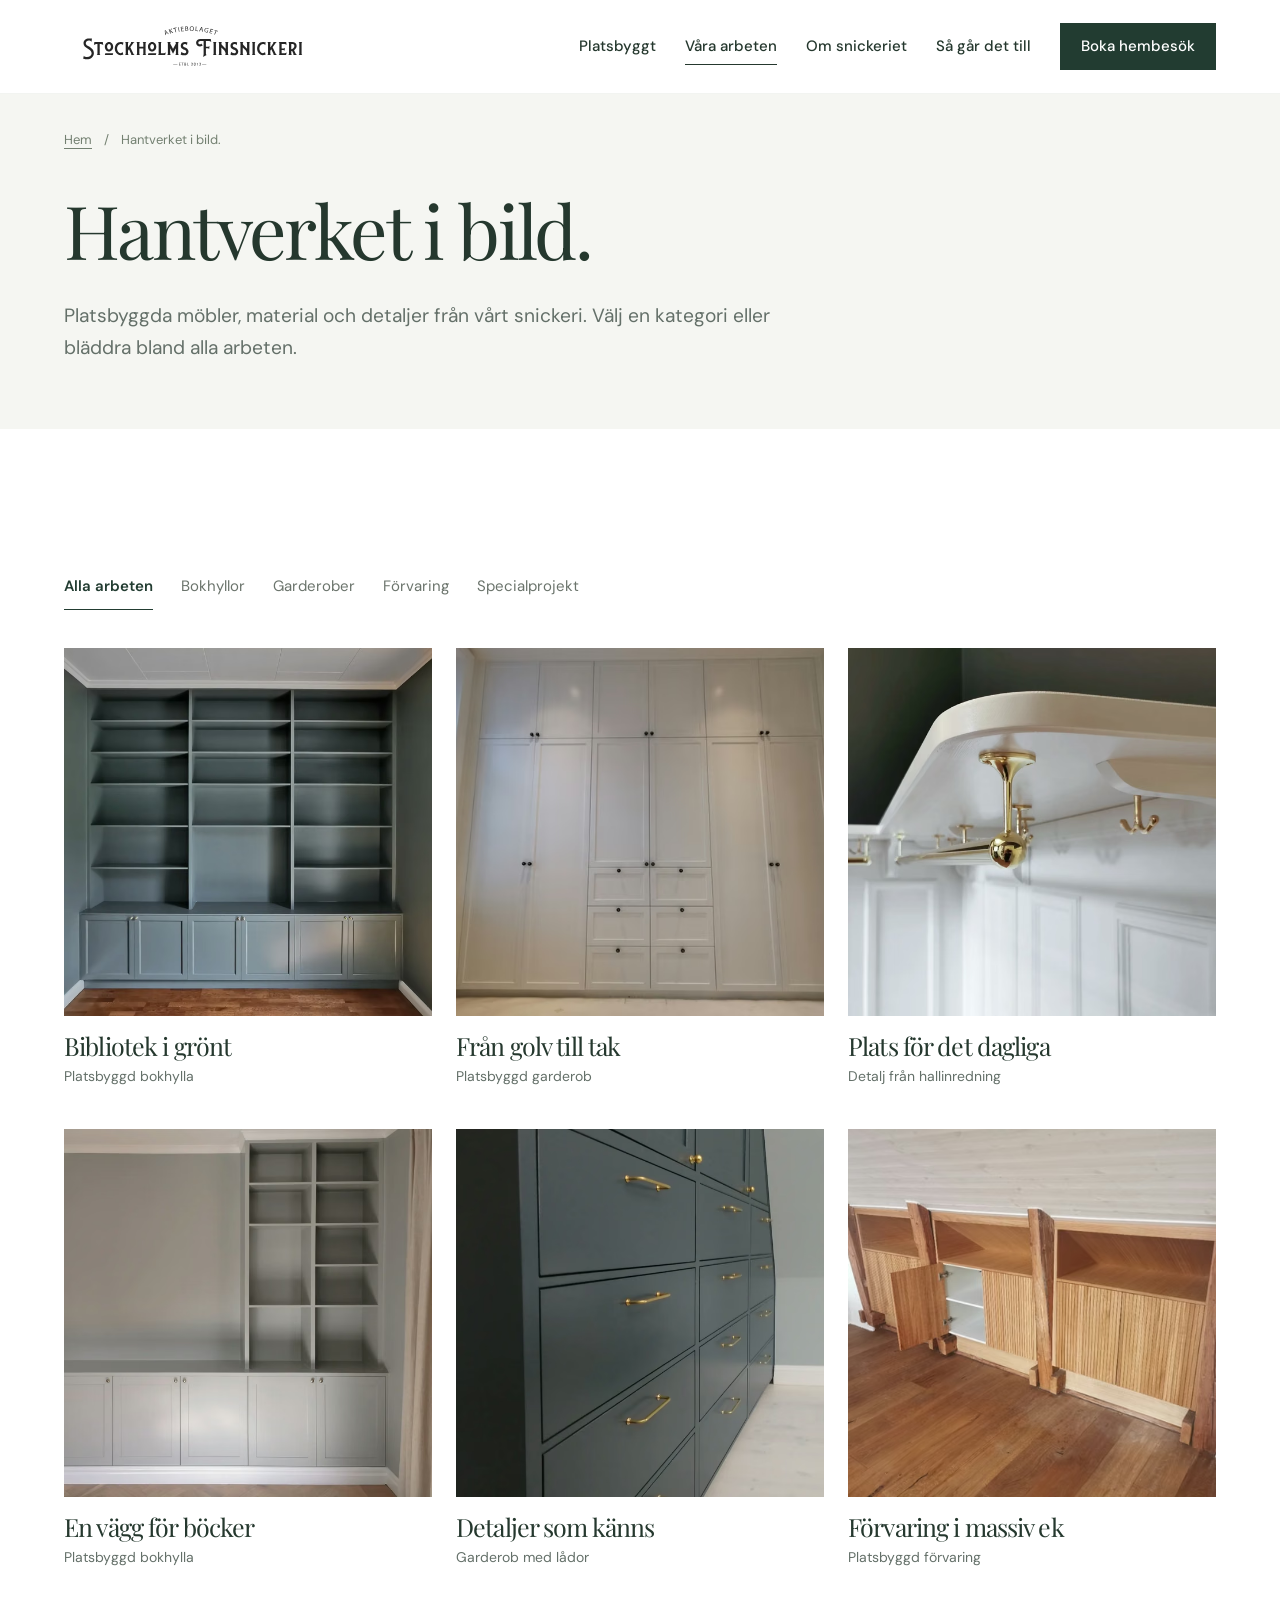
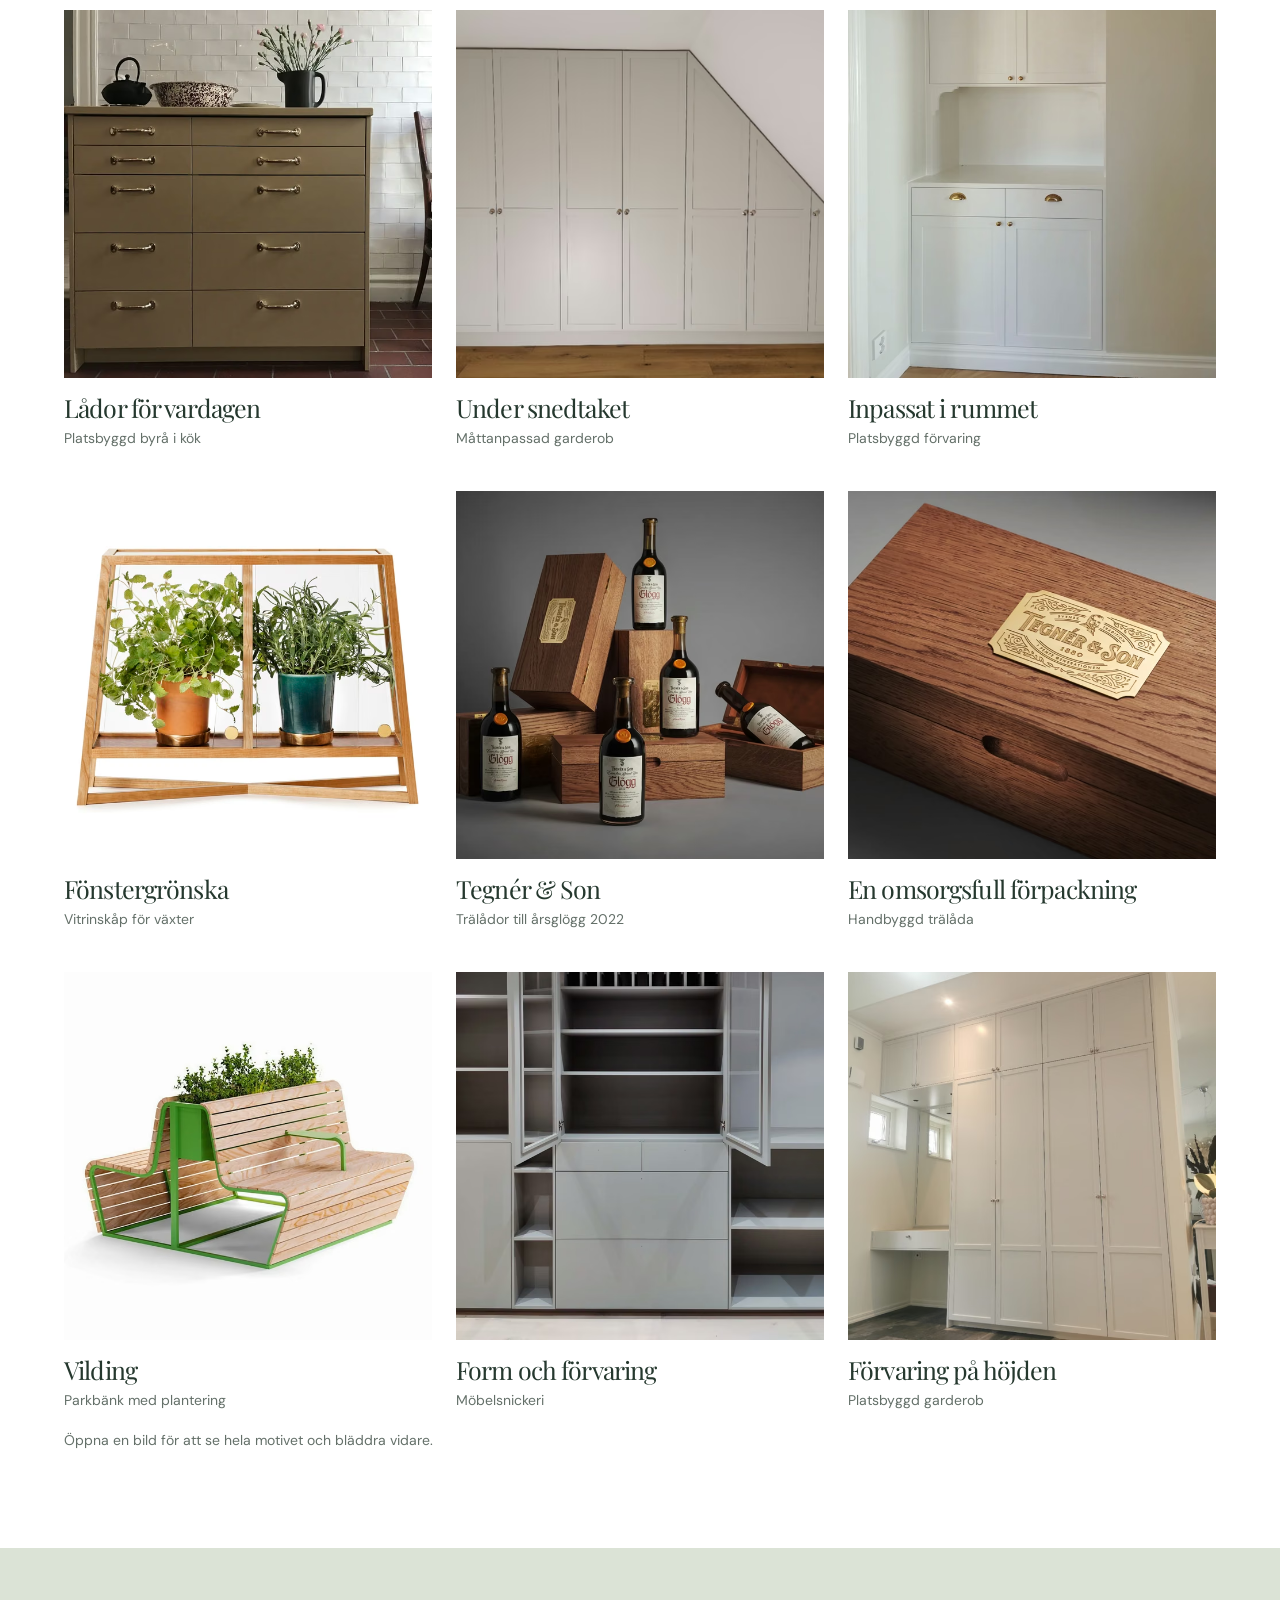
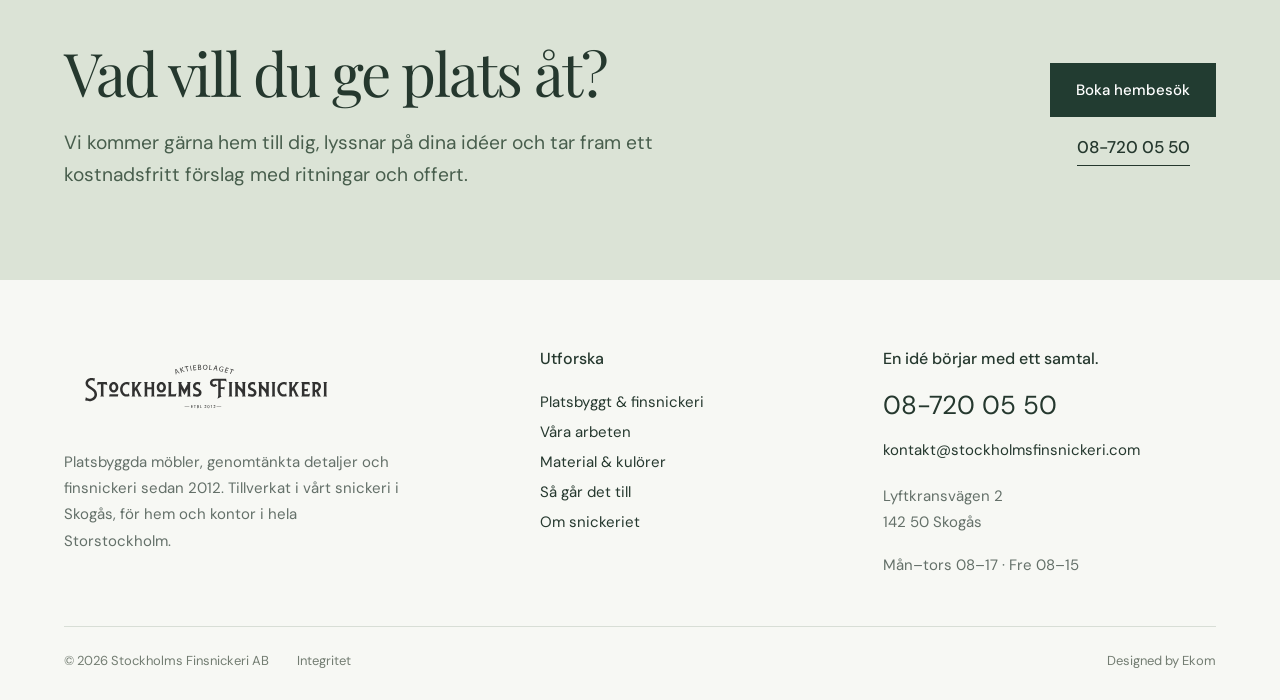
<file: galleri.html>
<!doctype html><html lang="sv"><head><meta charset="utf-8"><meta name="viewport" content="width=device-width, initial-scale=1"><title>Galleri – platsbyggda möbler &amp; finsnickeri | Stockholm</title><meta name="description" content="Se Stockholms Finsnickeris egna arbeten: platsbyggda bokhyllor, garderober, hallinredning, förvaring i ek och specialprojekt."><link rel="canonical" href="https://stockholmsfinsnickeri.com/galleri.html"><meta name="theme-color" content="#223c31"><meta property="og:type" content="website"><meta property="og:locale" content="sv_SE"><meta property="og:site_name" content="Stockholms Finsnickeri"><meta property="og:title" content="Galleri – platsbyggda möbler &amp; finsnickeri | Stockholm"><meta property="og:description" content="Se Stockholms Finsnickeris egna arbeten: platsbyggda bokhyllor, garderober, hallinredning, förvaring i ek och specialprojekt."><meta property="og:url" content="https://stockholmsfinsnickeri.com/galleri.html"><meta property="og:image" content="https://stockholmsfinsnickeri.com/assets/hero-library.webp"><meta name="twitter:card" content="summary_large_image"><link rel="icon" type="image/png" href="assets/favicon.png"><link rel="apple-touch-icon" href="assets/icon-180.png"><link rel="preload" href="assets/dm-sans.woff2" as="font" type="font/woff2" crossorigin><link rel="preload" href="assets/playfair-display.woff2" as="font" type="font/woff2" crossorigin><link rel="stylesheet" href="styles.css"><script type="application/ld+json">{"@context": "https://schema.org", "@graph": [{"@type": "HomeAndConstructionBusiness", "@id": "https://stockholmsfinsnickeri.com/#business", "name": "Stockholms Finsnickeri AB", "url": "https://stockholmsfinsnickeri.com/", "telephone": "+4687200550", "email": "kontakt@stockholmsfinsnickeri.com", "logo": "https://stockholmsfinsnickeri.com/assets/logo-wide.svg", "image": "https://stockholmsfinsnickeri.com/assets/hero-library.webp", "address": {"@type": "PostalAddress", "streetAddress": "Lyftkransvägen 2", "postalCode": "142 50", "addressLocality": "Skogås", "addressCountry": "SE"}, "areaServed": "Storstockholm", "openingHoursSpecification": [{"@type": "OpeningHoursSpecification", "dayOfWeek": ["Monday", "Tuesday", "Wednesday", "Thursday"], "opens": "08:00", "closes": "17:00"}, {"@type": "OpeningHoursSpecification", "dayOfWeek": "Friday", "opens": "08:00", "closes": "15:00"}]}, {"@type": "CollectionPage", "@id": "https://stockholmsfinsnickeri.com/galleri.html#page", "url": "https://stockholmsfinsnickeri.com/galleri.html", "name": "Galleri – platsbyggda möbler & finsnickeri | Stockholm", "description": "Se Stockholms Finsnickeris egna arbeten: platsbyggda bokhyllor, garderober, hallinredning, förvaring i ek och specialprojekt.", "inLanguage": "sv-SE", "about": {"@id": "https://stockholmsfinsnickeri.com/#business"}, "isPartOf": {"@type": "WebSite", "@id": "https://stockholmsfinsnickeri.com/#website", "name": "Stockholms Finsnickeri", "url": "https://stockholmsfinsnickeri.com/"}}, {"@type": "BreadcrumbList", "itemListElement": [{"@type": "ListItem", "position": 1, "name": "Hem", "item": "https://stockholmsfinsnickeri.com/"}, {"@type": "ListItem", "position": 2, "name": "Galleri – platsbyggda möbler & finsnickeri", "item": "https://stockholmsfinsnickeri.com/galleri.html"}]}]}</script></head><body class=""><a class="skip" href="#main">Hoppa till innehållet</a><header class="site-header"><div class="nav-wrap"><a href="index.html" class="brand" aria-label="Stockholms Finsnickeri, startsida"><img src="assets/logo-wide.svg" alt="Stockholms Finsnickeri" width="1857" height="479"></a><nav class="desktop-nav" aria-label="Huvudmeny"><a href="platsbyggt.html">Platsbyggt</a><a href="galleri.html" aria-current="page">Våra arbeten</a><a href="om-oss.html">Om snickeriet</a><a href="sa-gar-det-till.html">Så går det till</a><a class="btn " href="kontakt.html"><span>Boka hembesök</span></a></nav><button class="menu-toggle" aria-controls="mobile-nav" aria-expanded="false"><span>Meny</span><span class="menu-bars" aria-hidden="true"><i></i><i></i></span></button></div></header><nav class="mobile-nav" id="mobile-nav" aria-label="Mobilmeny" hidden><a href="index.html">Hem</a><a href="platsbyggt.html">Platsbyggt</a><a href="galleri.html" aria-current="page">Våra arbeten</a><a href="om-oss.html">Om snickeriet</a><a href="sa-gar-det-till.html">Så går det till</a><a href="kontakt.html">Kontakt</a><div class="nav-extra"><a class="btn " href="tel:+4687200550"><span>Ring 08-720 05 50</span></a><p><a href="mailto:kontakt@stockholmsfinsnickeri.com">kontakt@stockholmsfinsnickeri.com</a></p></div></nav><main id="main"><section class="subhead"><div class="wrap"><nav class="breadcrumbs" aria-label="Brödsmulor"><a href="index.html">Hem</a><span aria-hidden="true">/</span><span>Hantverket i bild.</span></nav><h1>Hantverket i bild.</h1><p class="lead">Platsbyggda möbler, material och detaljer från vårt snickeri. Välj en kategori eller bläddra bland alla arbeten.</p></div></section><section class="section"><div class="wrap"><div class="filters" role="group" aria-label="Filtrera bilder"><button data-filter="alla" aria-pressed="true">Alla arbeten</button><button data-filter="bokhyllor" aria-pressed="false">Bokhyllor</button><button data-filter="garderober" aria-pressed="false">Garderober</button><button data-filter="forvaring" aria-pressed="false">Förvaring</button><button data-filter="special" aria-pressed="false">Specialprojekt</button></div><p class="sr-only gallery-status" aria-live="polite">Visar alla bilder</p><div class="gallery-grid "><figure data-category="bokhyllor"><a href="assets/library-green.webp" data-lightbox data-caption="Bibliotek i grönt. Platsbyggd bokhylla" aria-label="Visa bibliotek i grönt"><picture><source type="image/avif" srcset="assets/library-green-640.avif 640w, assets/library-green-1100.avif 1100w, assets/library-green.avif 1500w" sizes="(max-width: 800px) 50vw, 33vw"><img src="assets/library-green.webp" srcset="assets/library-green-640.webp 640w, assets/library-green-1100.webp 1100w, assets/library-green.webp 1500w" sizes="(max-width: 800px) 50vw, 33vw" width="1500" height="1500" alt="Platsbyggd bokhylla" loading="lazy" decoding="async"></picture></a><figcaption><h3>Bibliotek i grönt</h3><p>Platsbyggd bokhylla</p></figcaption></figure><figure data-category="garderober"><a href="assets/wardrobe-classic.webp" data-lightbox data-caption="Från golv till tak. Platsbyggd garderob" aria-label="Visa från golv till tak"><picture><source type="image/avif" srcset="assets/wardrobe-classic-640.avif 640w, assets/wardrobe-classic-1100.avif 1100w, assets/wardrobe-classic.avif 1280w" sizes="(max-width: 800px) 50vw, 33vw"><img src="assets/wardrobe-classic.webp" srcset="assets/wardrobe-classic-640.webp 640w, assets/wardrobe-classic-1100.webp 1100w, assets/wardrobe-classic.webp 1280w" sizes="(max-width: 800px) 50vw, 33vw" width="1280" height="960" alt="Platsbyggd garderob" loading="lazy" decoding="async"></picture></a><figcaption><h3>Från golv till tak</h3><p>Platsbyggd garderob</p></figcaption></figure><figure data-category="forvaring"><a href="assets/hall-detail.webp" data-lightbox data-caption="Plats för det dagliga. Detalj från hallinredning" aria-label="Visa plats för det dagliga"><picture><source type="image/avif" srcset="assets/hall-detail-640.avif 640w, assets/hall-detail-1100.avif 1100w, assets/hall-detail.avif 1500w" sizes="(max-width: 800px) 50vw, 33vw"><img src="assets/hall-detail.webp" srcset="assets/hall-detail-640.webp 640w, assets/hall-detail-1100.webp 1100w, assets/hall-detail.webp 1500w" sizes="(max-width: 800px) 50vw, 33vw" width="1500" height="1500" alt="Detalj från hallinredning" loading="lazy" decoding="async"></picture></a><figcaption><h3>Plats för det dagliga</h3><p>Detalj från hallinredning</p></figcaption></figure><figure data-category="bokhyllor"><a href="assets/library-white.webp" data-lightbox data-caption="En vägg för böcker. Platsbyggd bokhylla" aria-label="Visa en vägg för böcker"><picture><source type="image/avif" srcset="assets/library-white-640.avif 640w, assets/library-white-1100.avif 1100w, assets/library-white.avif 1500w" sizes="(max-width: 800px) 50vw, 33vw"><img src="assets/library-white.webp" srcset="assets/library-white-640.webp 640w, assets/library-white-1100.webp 1100w, assets/library-white.webp 1500w" sizes="(max-width: 800px) 50vw, 33vw" width="1500" height="1500" alt="Platsbyggd bokhylla" loading="lazy" decoding="async"></picture></a><figcaption><h3>En vägg för böcker</h3><p>Platsbyggd bokhylla</p></figcaption></figure><figure data-category="garderober"><a href="assets/drawer-detail.webp" data-lightbox data-caption="Detaljer som känns. Garderob med lådor" aria-label="Visa detaljer som känns"><picture><source type="image/avif" srcset="assets/drawer-detail-640.avif 640w, assets/drawer-detail-1100.avif 1100w, assets/drawer-detail.avif 1500w" sizes="(max-width: 800px) 50vw, 33vw"><img src="assets/drawer-detail.webp" srcset="assets/drawer-detail-640.webp 640w, assets/drawer-detail-1100.webp 1100w, assets/drawer-detail.webp 1500w" sizes="(max-width: 800px) 50vw, 33vw" width="1500" height="1500" alt="Garderob med lådor" loading="lazy" decoding="async"></picture></a><figcaption><h3>Detaljer som känns</h3><p>Garderob med lådor</p></figcaption></figure><figure data-category="forvaring"><a href="assets/oak-storage.webp" data-lightbox data-caption="Förvaring i massiv ek. Platsbyggd förvaring" aria-label="Visa förvaring i massiv ek"><picture><source type="image/avif" srcset="assets/oak-storage-640.avif 640w, assets/oak-storage-1100.avif 1100w, assets/oak-storage.avif 1280w" sizes="(max-width: 800px) 50vw, 33vw"><img src="assets/oak-storage.webp" srcset="assets/oak-storage-640.webp 640w, assets/oak-storage-1100.webp 1100w, assets/oak-storage.webp 1280w" sizes="(max-width: 800px) 50vw, 33vw" width="1280" height="960" alt="Platsbyggd förvaring" loading="lazy" decoding="async"></picture></a><figcaption><h3>Förvaring i massiv ek</h3><p>Platsbyggd förvaring</p></figcaption></figure><figure data-category="forvaring"><a href="assets/kitchen-cabinet.webp" data-lightbox data-caption="Lådor för vardagen. Platsbyggd byrå i kök" aria-label="Visa lådor för vardagen"><picture><source type="image/avif" srcset="assets/kitchen-cabinet-640.avif 640w, assets/kitchen-cabinet-1100.avif 1100w, assets/kitchen-cabinet.avif 1500w" sizes="(max-width: 800px) 50vw, 33vw"><img src="assets/kitchen-cabinet.webp" srcset="assets/kitchen-cabinet-640.webp 640w, assets/kitchen-cabinet-1100.webp 1100w, assets/kitchen-cabinet.webp 1500w" sizes="(max-width: 800px) 50vw, 33vw" width="1500" height="1500" alt="Platsbyggd byrå i kök" loading="lazy" decoding="async"></picture></a><figcaption><h3>Lådor för vardagen</h3><p>Platsbyggd byrå i kök</p></figcaption></figure><figure data-category="garderober"><a href="assets/wardrobe-attic.webp" data-lightbox data-caption="Under snedtaket. Måttanpassad garderob" aria-label="Visa under snedtaket"><picture><source type="image/avif" srcset="assets/wardrobe-attic-640.avif 640w, assets/wardrobe-attic-1100.avif 1100w, assets/wardrobe-attic.avif 1280w" sizes="(max-width: 800px) 50vw, 33vw"><img src="assets/wardrobe-attic.webp" srcset="assets/wardrobe-attic-640.webp 640w, assets/wardrobe-attic-1100.webp 1100w, assets/wardrobe-attic.webp 1280w" sizes="(max-width: 800px) 50vw, 33vw" width="1280" height="960" alt="Måttanpassad garderob" loading="lazy" decoding="async"></picture></a><figcaption><h3>Under snedtaket</h3><p>Måttanpassad garderob</p></figcaption></figure><figure data-category="forvaring"><a href="assets/kitchen-storage.webp" data-lightbox data-caption="Inpassat i rummet. Platsbyggd förvaring" aria-label="Visa inpassat i rummet"><picture><source type="image/avif" srcset="assets/kitchen-storage-640.avif 640w, assets/kitchen-storage-1100.avif 1100w, assets/kitchen-storage.avif 1500w" sizes="(max-width: 800px) 50vw, 33vw"><img src="assets/kitchen-storage.webp" srcset="assets/kitchen-storage-640.webp 640w, assets/kitchen-storage-1100.webp 1100w, assets/kitchen-storage.webp 1500w" sizes="(max-width: 800px) 50vw, 33vw" width="1500" height="1500" alt="Platsbyggd förvaring" loading="lazy" decoding="async"></picture></a><figcaption><h3>Inpassat i rummet</h3><p>Platsbyggd förvaring</p></figcaption></figure><figure data-category="special"><a href="assets/flower-vitrine.webp" data-lightbox data-caption="Fönstergrönska. Vitrinskåp för växter" aria-label="Visa fönstergrönska"><picture><source type="image/avif" srcset="assets/flower-vitrine-640.avif 640w, assets/flower-vitrine-1100.avif 1100w, assets/flower-vitrine.avif 1800w" sizes="(max-width: 800px) 50vw, 33vw"><img src="assets/flower-vitrine.webp" srcset="assets/flower-vitrine-640.webp 640w, assets/flower-vitrine-1100.webp 1100w, assets/flower-vitrine.webp 1800w" sizes="(max-width: 800px) 50vw, 33vw" width="1800" height="1800" alt="Vitrinskåp för växter" loading="lazy" decoding="async"></picture></a><figcaption><h3>Fönstergrönska</h3><p>Vitrinskåp för växter</p></figcaption></figure><figure data-category="special"><a href="assets/tegner-collection.webp" data-lightbox data-caption="Tegnér &amp; Son. Trälådor till årsglögg 2022" aria-label="Visa tegnér &amp; son"><picture><source type="image/avif" srcset="assets/tegner-collection-640.avif 640w, assets/tegner-collection-1100.avif 1100w, assets/tegner-collection.avif 1500w" sizes="(max-width: 800px) 50vw, 33vw"><img src="assets/tegner-collection.webp" srcset="assets/tegner-collection-640.webp 640w, assets/tegner-collection-1100.webp 1100w, assets/tegner-collection.webp 1500w" sizes="(max-width: 800px) 50vw, 33vw" width="1500" height="1500" alt="Trälådor till årsglögg 2022" loading="lazy" decoding="async"></picture></a><figcaption><h3>Tegnér & Son</h3><p>Trälådor till årsglögg 2022</p></figcaption></figure><figure data-category="special"><a href="assets/tegner-box.webp" data-lightbox data-caption="En omsorgsfull förpackning. Handbyggd trälåda" aria-label="Visa en omsorgsfull förpackning"><picture><source type="image/avif" srcset="assets/tegner-box-640.avif 640w, assets/tegner-box-1100.avif 1100w, assets/tegner-box.avif 1500w" sizes="(max-width: 800px) 50vw, 33vw"><img src="assets/tegner-box.webp" srcset="assets/tegner-box-640.webp 640w, assets/tegner-box-1100.webp 1100w, assets/tegner-box.webp 1500w" sizes="(max-width: 800px) 50vw, 33vw" width="1500" height="1500" alt="Handbyggd trälåda" loading="lazy" decoding="async"></picture></a><figcaption><h3>En omsorgsfull förpackning</h3><p>Handbyggd trälåda</p></figcaption></figure><figure data-category="special"><a href="assets/park-bench.webp" data-lightbox data-caption="Vilding. Parkbänk med plantering" aria-label="Visa vilding"><picture><source type="image/avif" srcset="assets/park-bench-640.avif 640w, assets/park-bench-1100.avif 1100w, assets/park-bench.avif 1500w" sizes="(max-width: 800px) 50vw, 33vw"><img src="assets/park-bench.webp" srcset="assets/park-bench-640.webp 640w, assets/park-bench-1100.webp 1100w, assets/park-bench.webp 1500w" sizes="(max-width: 800px) 50vw, 33vw" width="1500" height="1500" alt="Parkbänk med plantering" loading="lazy" decoding="async"></picture></a><figcaption><h3>Vilding</h3><p>Parkbänk med plantering</p></figcaption></figure><figure data-category="forvaring"><a href="assets/cabinet-open.webp" data-lightbox data-caption="Form och förvaring. Möbelsnickeri" aria-label="Visa form och förvaring"><picture><source type="image/avif" srcset="assets/cabinet-open-640.avif 640w, assets/cabinet-open-1100.avif 1100w, assets/cabinet-open.avif 1500w" sizes="(max-width: 800px) 50vw, 33vw"><img src="assets/cabinet-open.webp" srcset="assets/cabinet-open-640.webp 640w, assets/cabinet-open-1100.webp 1100w, assets/cabinet-open.webp 1500w" sizes="(max-width: 800px) 50vw, 33vw" width="1500" height="1500" alt="Möbelsnickeri" loading="lazy" decoding="async"></picture></a><figcaption><h3>Form och förvaring</h3><p>Möbelsnickeri</p></figcaption></figure><figure data-category="garderober"><a href="assets/wardrobe-tall.webp" data-lightbox data-caption="Förvaring på höjden. Platsbyggd garderob" aria-label="Visa förvaring på höjden"><picture><source type="image/avif" srcset="assets/wardrobe-tall-640.avif 640w, assets/wardrobe-tall.avif 960w" sizes="(max-width: 800px) 50vw, 33vw"><img src="assets/wardrobe-tall.webp" srcset="assets/wardrobe-tall-640.webp 640w, assets/wardrobe-tall.webp 960w" sizes="(max-width: 800px) 50vw, 33vw" width="960" height="1280" alt="Platsbyggd garderob" loading="lazy" decoding="async"></picture></a><figcaption><h3>Förvaring på höjden</h3><p>Platsbyggd garderob</p></figcaption></figure></div><p class="gallery-note">Öppna en bild för att se hela motivet och bläddra vidare.</p></div></section><section class="contact-banner"><div class="wrap"><div><h2>Vad vill du ge plats åt?</h2><p class="lead">Vi kommer gärna hem till dig, lyssnar på dina idéer och tar fram ett kostnadsfritt förslag med ritningar och offert.</p></div><div class="actions"><a class="btn " href="kontakt.html"><span>Boka hembesök</span></a><a class="text-link" href="tel:+4687200550">08-720 05 50</a></div></div></section></main><footer class="site-footer"><div class="wrap"><div class="footer-grid"><div><a href="index.html" class="footer-brand"><img src="assets/logo-wide.svg" alt="Stockholms Finsnickeri" width="1857" height="479"></a><p>Platsbyggda möbler, genomtänkta detaljer och finsnickeri sedan 2012. Tillverkat i vårt snickeri i Skogås, för hem och kontor i hela Storstockholm.</p></div><div><h3>Utforska</h3><a href="platsbyggt.html">Platsbyggt &amp; finsnickeri</a><a href="galleri.html">Våra arbeten</a><a href="material.html">Material &amp; kulörer</a><a href="sa-gar-det-till.html">Så går det till</a><a href="om-oss.html">Om snickeriet</a></div><div class="footer-contact"><h3>En idé börjar med ett samtal.</h3><a href="tel:+4687200550" class="phone">08-720 05 50</a><a href="mailto:kontakt@stockholmsfinsnickeri.com">kontakt@stockholmsfinsnickeri.com</a><p style="margin-top:18px">Lyftkransvägen 2<br>142 50 Skogås</p><p style="margin-top:16px">Mån–tors 08–17 · Fre 08–15</p></div></div><div class="footer-bottom"><span>© 2026 Stockholms Finsnickeri AB</span><a href="integritet.html">Integritet</a><span class="credit">Designed by <a href="https://ekom.se" target="_blank" rel="noopener noreferrer">Ekom</a></span></div></div></footer><div class="mobile-cta"><a class="btn outline" href="tel:+4687200550"><span>Ring oss</span></a><a class="btn " href="kontakt.html"><span>Boka hembesök</span></a></div><dialog class="lightbox" aria-label="Bildgalleri"><div class="lightbox-top"><p></p><button type="button" data-close autofocus>Stäng</button></div><img class="lightbox-image" src="[data-uri]" alt=""><div class="lightbox-bottom"><button type="button" data-direction="-1">Föregående</button><span class="lightbox-count" aria-live="polite"></span><button type="button" data-direction="1">Nästa</button></div></dialog><script src="script.js" defer></script></body></html>
</file>
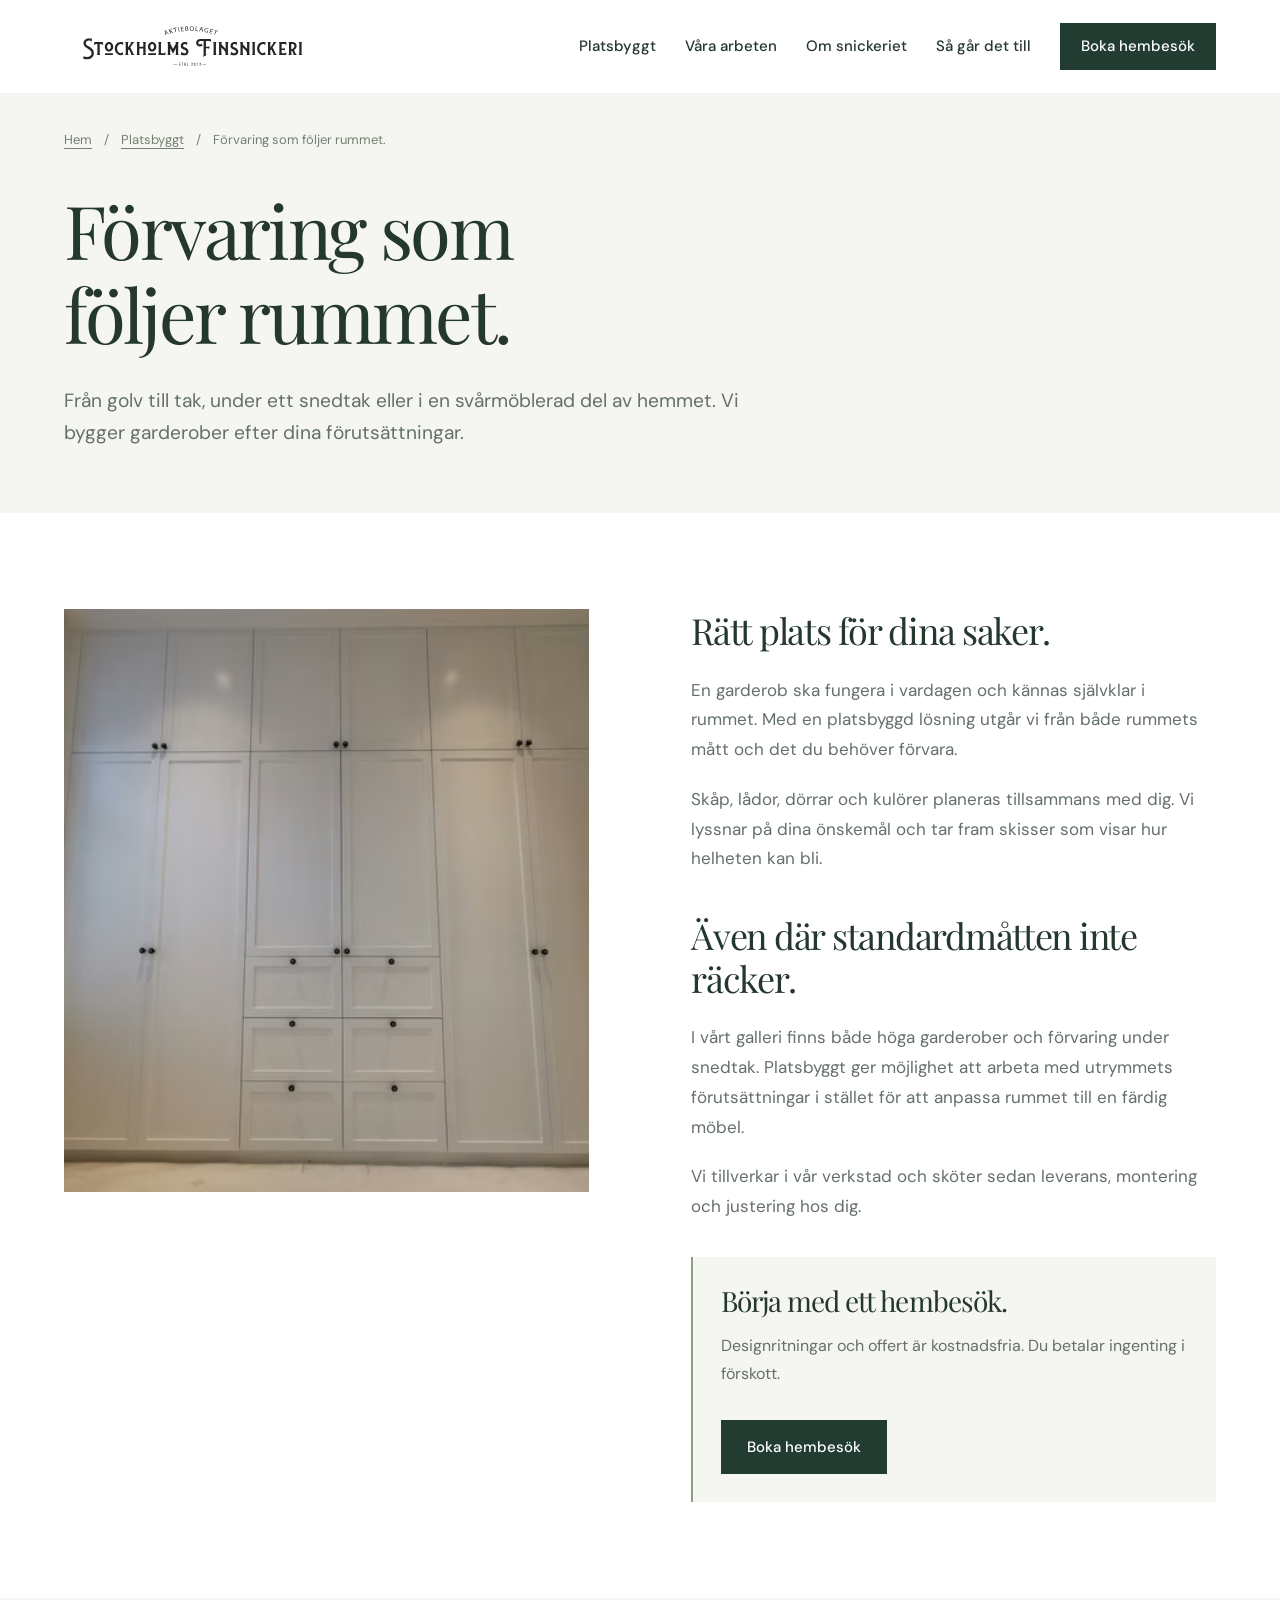
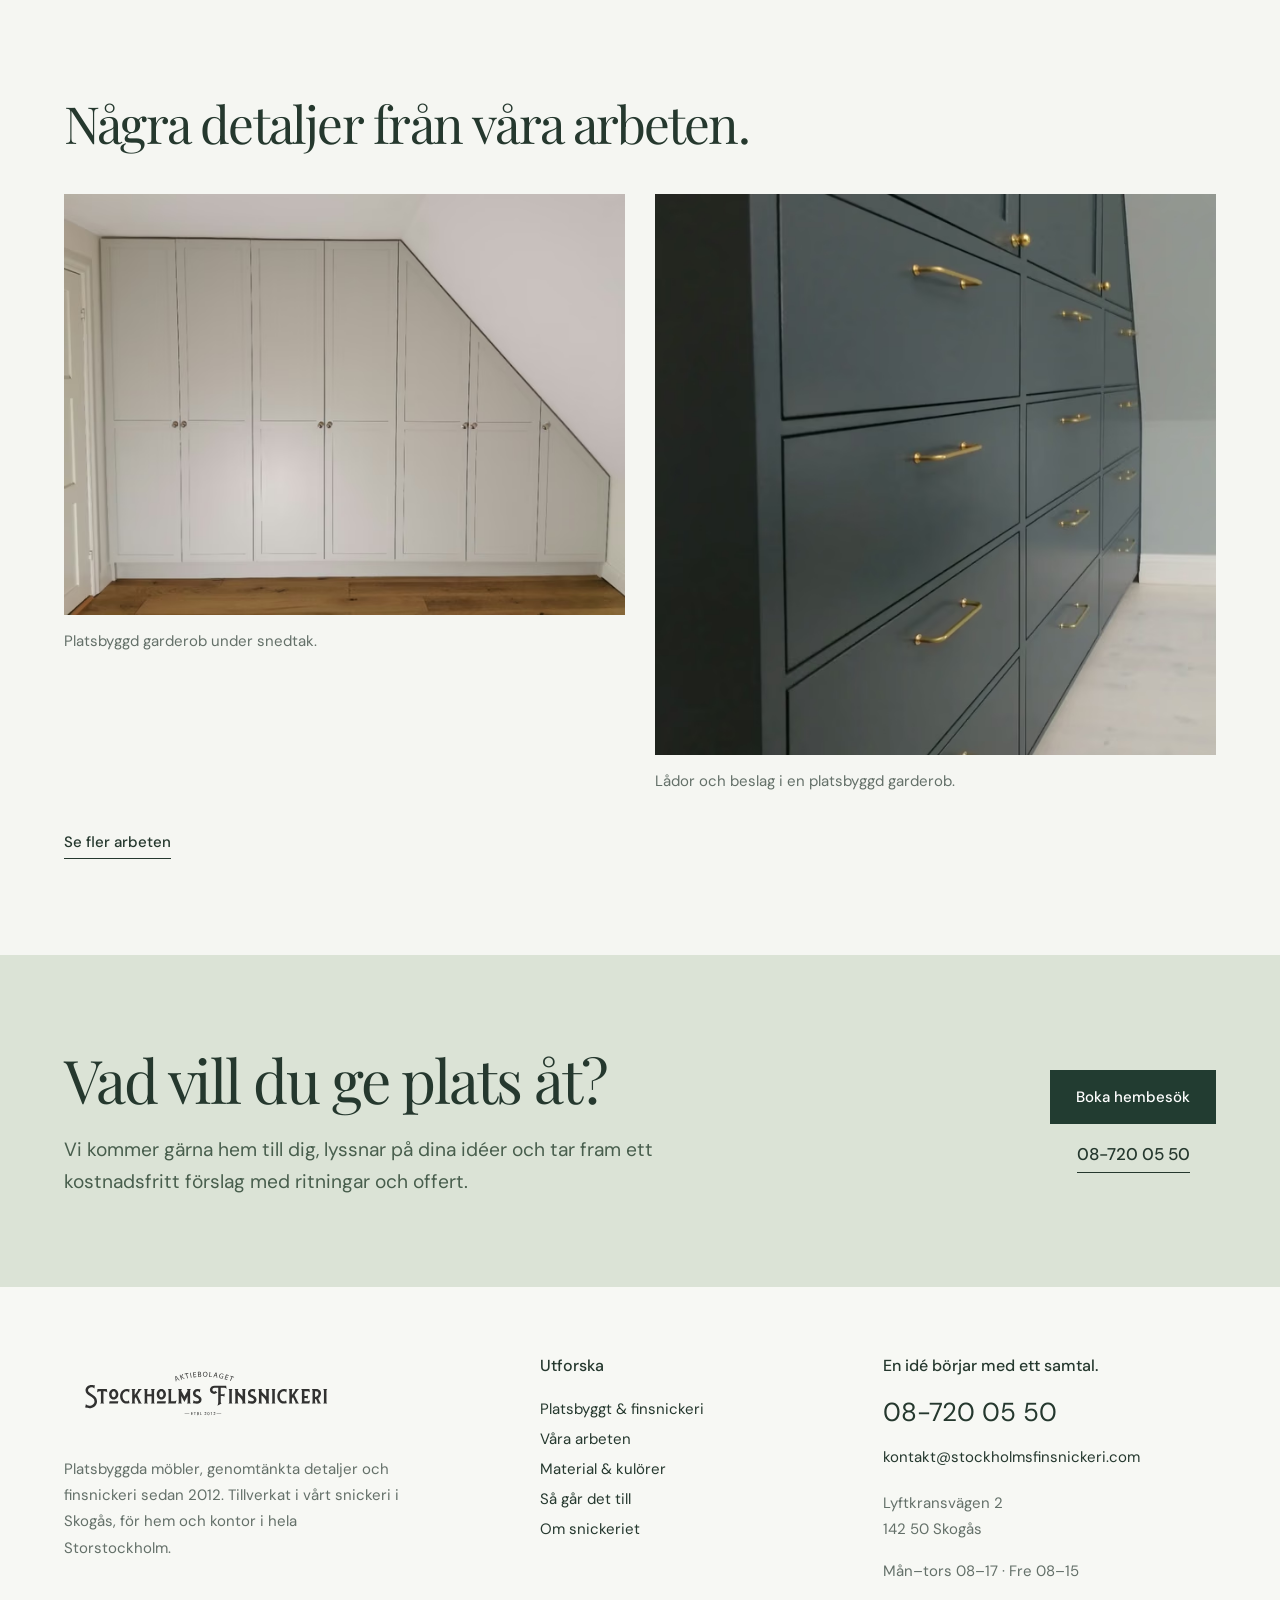
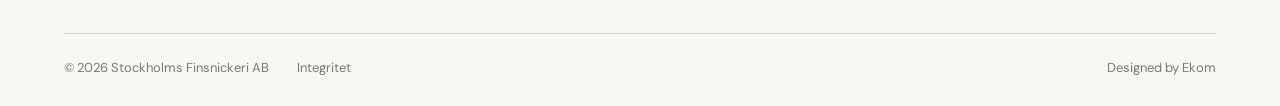
<file: garderober.html>
<!doctype html><html lang="sv"><head><meta charset="utf-8"><meta name="viewport" content="width=device-width, initial-scale=1"><title>Platsbyggda garderober i Stockholm | Stockholms Finsnickeri</title><meta name="description" content="Från golv till tak, under ett snedtak eller i en svårmöblerad del av hemmet. Vi bygger garderober efter dina förutsättningar. Kostnadsfritt hembesök och offert."><link rel="canonical" href="https://stockholmsfinsnickeri.com/garderober.html"><meta name="theme-color" content="#223c31"><meta property="og:type" content="website"><meta property="og:locale" content="sv_SE"><meta property="og:site_name" content="Stockholms Finsnickeri"><meta property="og:title" content="Platsbyggda garderober i Stockholm | Stockholms Finsnickeri"><meta property="og:description" content="Från golv till tak, under ett snedtak eller i en svårmöblerad del av hemmet. Vi bygger garderober efter dina förutsättningar. Kostnadsfritt hembesök och offert."><meta property="og:url" content="https://stockholmsfinsnickeri.com/garderober.html"><meta property="og:image" content="https://stockholmsfinsnickeri.com/assets/wardrobe-classic.webp"><meta name="twitter:card" content="summary_large_image"><link rel="icon" type="image/png" href="assets/favicon.png"><link rel="apple-touch-icon" href="assets/icon-180.png"><link rel="preload" href="assets/dm-sans.woff2" as="font" type="font/woff2" crossorigin><link rel="preload" href="assets/playfair-display.woff2" as="font" type="font/woff2" crossorigin><link rel="stylesheet" href="styles.css"><script type="application/ld+json">{"@context": "https://schema.org", "@graph": [{"@type": "HomeAndConstructionBusiness", "@id": "https://stockholmsfinsnickeri.com/#business", "name": "Stockholms Finsnickeri AB", "url": "https://stockholmsfinsnickeri.com/", "telephone": "+4687200550", "email": "kontakt@stockholmsfinsnickeri.com", "logo": "https://stockholmsfinsnickeri.com/assets/logo-wide.svg", "image": "https://stockholmsfinsnickeri.com/assets/hero-library.webp", "address": {"@type": "PostalAddress", "streetAddress": "Lyftkransvägen 2", "postalCode": "142 50", "addressLocality": "Skogås", "addressCountry": "SE"}, "areaServed": "Storstockholm", "openingHoursSpecification": [{"@type": "OpeningHoursSpecification", "dayOfWeek": ["Monday", "Tuesday", "Wednesday", "Thursday"], "opens": "08:00", "closes": "17:00"}, {"@type": "OpeningHoursSpecification", "dayOfWeek": "Friday", "opens": "08:00", "closes": "15:00"}]}, {"@type": "WebPage", "@id": "https://stockholmsfinsnickeri.com/garderober.html#page", "url": "https://stockholmsfinsnickeri.com/garderober.html", "name": "Platsbyggda garderober i Stockholm | Stockholms Finsnickeri", "description": "Från golv till tak, under ett snedtak eller i en svårmöblerad del av hemmet. Vi bygger garderober efter dina förutsättningar. Kostnadsfritt hembesök och offert.", "inLanguage": "sv-SE", "about": {"@id": "https://stockholmsfinsnickeri.com/#business"}, "isPartOf": {"@type": "WebSite", "@id": "https://stockholmsfinsnickeri.com/#website", "name": "Stockholms Finsnickeri", "url": "https://stockholmsfinsnickeri.com/"}}, {"@type": "BreadcrumbList", "itemListElement": [{"@type": "ListItem", "position": 1, "name": "Hem", "item": "https://stockholmsfinsnickeri.com/"}, {"@type": "ListItem", "position": 2, "name": "Platsbyggda garderober i Stockholm", "item": "https://stockholmsfinsnickeri.com/garderober.html"}]}]}</script></head><body class=""><a class="skip" href="#main">Hoppa till innehållet</a><header class="site-header"><div class="nav-wrap"><a href="index.html" class="brand" aria-label="Stockholms Finsnickeri, startsida"><img src="assets/logo-wide.svg" alt="Stockholms Finsnickeri" width="1857" height="479"></a><nav class="desktop-nav" aria-label="Huvudmeny"><a href="platsbyggt.html">Platsbyggt</a><a href="galleri.html">Våra arbeten</a><a href="om-oss.html">Om snickeriet</a><a href="sa-gar-det-till.html">Så går det till</a><a class="btn " href="kontakt.html"><span>Boka hembesök</span></a></nav><button class="menu-toggle" aria-controls="mobile-nav" aria-expanded="false"><span>Meny</span><span class="menu-bars" aria-hidden="true"><i></i><i></i></span></button></div></header><nav class="mobile-nav" id="mobile-nav" aria-label="Mobilmeny" hidden><a href="index.html">Hem</a><a href="platsbyggt.html">Platsbyggt</a><a href="galleri.html">Våra arbeten</a><a href="om-oss.html">Om snickeriet</a><a href="sa-gar-det-till.html">Så går det till</a><a href="kontakt.html">Kontakt</a><div class="nav-extra"><a class="btn " href="tel:+4687200550"><span>Ring 08-720 05 50</span></a><p><a href="mailto:kontakt@stockholmsfinsnickeri.com">kontakt@stockholmsfinsnickeri.com</a></p></div></nav><main id="main"><section class="subhead"><div class="wrap"><nav class="breadcrumbs" aria-label="Brödsmulor"><a href="index.html">Hem</a><span aria-hidden="true">/</span><a href="platsbyggt.html">Platsbyggt</a><span aria-hidden="true">/</span><span>Förvaring som följer rummet.</span></nav><h1>Förvaring som<br>följer rummet.</h1><p class="lead">Från golv till tak, under ett snedtak eller i en svårmöblerad del av hemmet. Vi bygger garderober efter dina förutsättningar.</p></div></section><section class="section"><div class="wrap editorial"><div class="main-photo"><picture><source type="image/avif" srcset="assets/wardrobe-classic-640.avif 640w, assets/wardrobe-classic-1100.avif 1100w, assets/wardrobe-classic.avif 1280w" sizes="(max-width: 800px) 100vw, 50vw"><img src="assets/wardrobe-classic.webp" srcset="assets/wardrobe-classic-640.webp 640w, assets/wardrobe-classic-1100.webp 1100w, assets/wardrobe-classic.webp 1280w" sizes="(max-width: 800px) 100vw, 50vw" width="1280" height="960" alt="Platsbyggd garderob med spegelluckor och lådor." loading="eager" fetchpriority="high" decoding="async"></picture></div><div class="prose"><h2>Rätt plats för dina saker.</h2><p>En garderob ska fungera i vardagen och kännas självklar i rummet. Med en platsbyggd lösning utgår vi från både rummets mått och det du behöver förvara.</p><p>Skåp, lådor, dörrar och kulörer planeras tillsammans med dig. Vi lyssnar på dina önskemål och tar fram skisser som visar hur helheten kan bli.</p><h2>Även där standardmåtten inte räcker.</h2><p>I vårt galleri finns både höga garderober och förvaring under snedtak. Platsbyggt ger möjlighet att arbeta med utrymmets förutsättningar i stället för att anpassa rummet till en färdig möbel.</p><p>Vi tillverkar i vår verkstad och sköter sedan leverans, montering och justering hos dig.</p><div class="inset"><h3>Börja med ett hembesök.</h3><p>Designritningar och offert är kostnadsfria. Du betalar ingenting i förskott.</p><div class="actions"><a class="btn " href="kontakt.html"><span>Boka hembesök</span></a></div></div></div></div></section><section class="section paper"><div class="wrap"><div class="intro"><h2>Några detaljer från våra arbeten.</h2></div><div class="details-gallery"><figure><a href="assets/wardrobe-attic.webp" data-lightbox data-caption="Platsbyggd garderob under snedtak."><picture><source type="image/avif" srcset="assets/wardrobe-attic-640.avif 640w, assets/wardrobe-attic-1100.avif 1100w, assets/wardrobe-attic.avif 1280w" sizes="(max-width: 800px) 100vw, 50vw"><img src="assets/wardrobe-attic.webp" srcset="assets/wardrobe-attic-640.webp 640w, assets/wardrobe-attic-1100.webp 1100w, assets/wardrobe-attic.webp 1280w" sizes="(max-width: 800px) 100vw, 50vw" width="1280" height="960" alt="Platsbyggd garderob under snedtak." loading="lazy" decoding="async"></picture></a><figcaption>Platsbyggd garderob under snedtak.</figcaption></figure><figure><a href="assets/drawer-detail.webp" data-lightbox data-caption="Lådor och beslag i en platsbyggd garderob."><picture><source type="image/avif" srcset="assets/drawer-detail-640.avif 640w, assets/drawer-detail-1100.avif 1100w, assets/drawer-detail.avif 1500w" sizes="(max-width: 800px) 100vw, 50vw"><img src="assets/drawer-detail.webp" srcset="assets/drawer-detail-640.webp 640w, assets/drawer-detail-1100.webp 1100w, assets/drawer-detail.webp 1500w" sizes="(max-width: 800px) 100vw, 50vw" width="1500" height="1500" alt="Lådor och beslag i en platsbyggd garderob." loading="lazy" decoding="async"></picture></a><figcaption>Lådor och beslag i en platsbyggd garderob.</figcaption></figure></div><div class="actions"><a class="text-link" href="galleri.html">Se fler arbeten</a></div></div></section><section class="contact-banner"><div class="wrap"><div><h2>Vad vill du ge plats åt?</h2><p class="lead">Vi kommer gärna hem till dig, lyssnar på dina idéer och tar fram ett kostnadsfritt förslag med ritningar och offert.</p></div><div class="actions"><a class="btn " href="kontakt.html"><span>Boka hembesök</span></a><a class="text-link" href="tel:+4687200550">08-720 05 50</a></div></div></section></main><footer class="site-footer"><div class="wrap"><div class="footer-grid"><div><a href="index.html" class="footer-brand"><img src="assets/logo-wide.svg" alt="Stockholms Finsnickeri" width="1857" height="479"></a><p>Platsbyggda möbler, genomtänkta detaljer och finsnickeri sedan 2012. Tillverkat i vårt snickeri i Skogås, för hem och kontor i hela Storstockholm.</p></div><div><h3>Utforska</h3><a href="platsbyggt.html">Platsbyggt &amp; finsnickeri</a><a href="galleri.html">Våra arbeten</a><a href="material.html">Material &amp; kulörer</a><a href="sa-gar-det-till.html">Så går det till</a><a href="om-oss.html">Om snickeriet</a></div><div class="footer-contact"><h3>En idé börjar med ett samtal.</h3><a href="tel:+4687200550" class="phone">08-720 05 50</a><a href="mailto:kontakt@stockholmsfinsnickeri.com">kontakt@stockholmsfinsnickeri.com</a><p style="margin-top:18px">Lyftkransvägen 2<br>142 50 Skogås</p><p style="margin-top:16px">Mån–tors 08–17 · Fre 08–15</p></div></div><div class="footer-bottom"><span>© 2026 Stockholms Finsnickeri AB</span><a href="integritet.html">Integritet</a><span class="credit">Designed by <a href="https://ekom.se" target="_blank" rel="noopener noreferrer">Ekom</a></span></div></div></footer><div class="mobile-cta"><a class="btn outline" href="tel:+4687200550"><span>Ring oss</span></a><a class="btn " href="kontakt.html"><span>Boka hembesök</span></a></div><dialog class="lightbox" aria-label="Bildgalleri"><div class="lightbox-top"><p></p><button type="button" data-close autofocus>Stäng</button></div><img class="lightbox-image" src="[data-uri]" alt=""><div class="lightbox-bottom"><button type="button" data-direction="-1">Föregående</button><span class="lightbox-count" aria-live="polite"></span><button type="button" data-direction="1">Nästa</button></div></dialog><script src="script.js" defer></script></body></html>
</file>
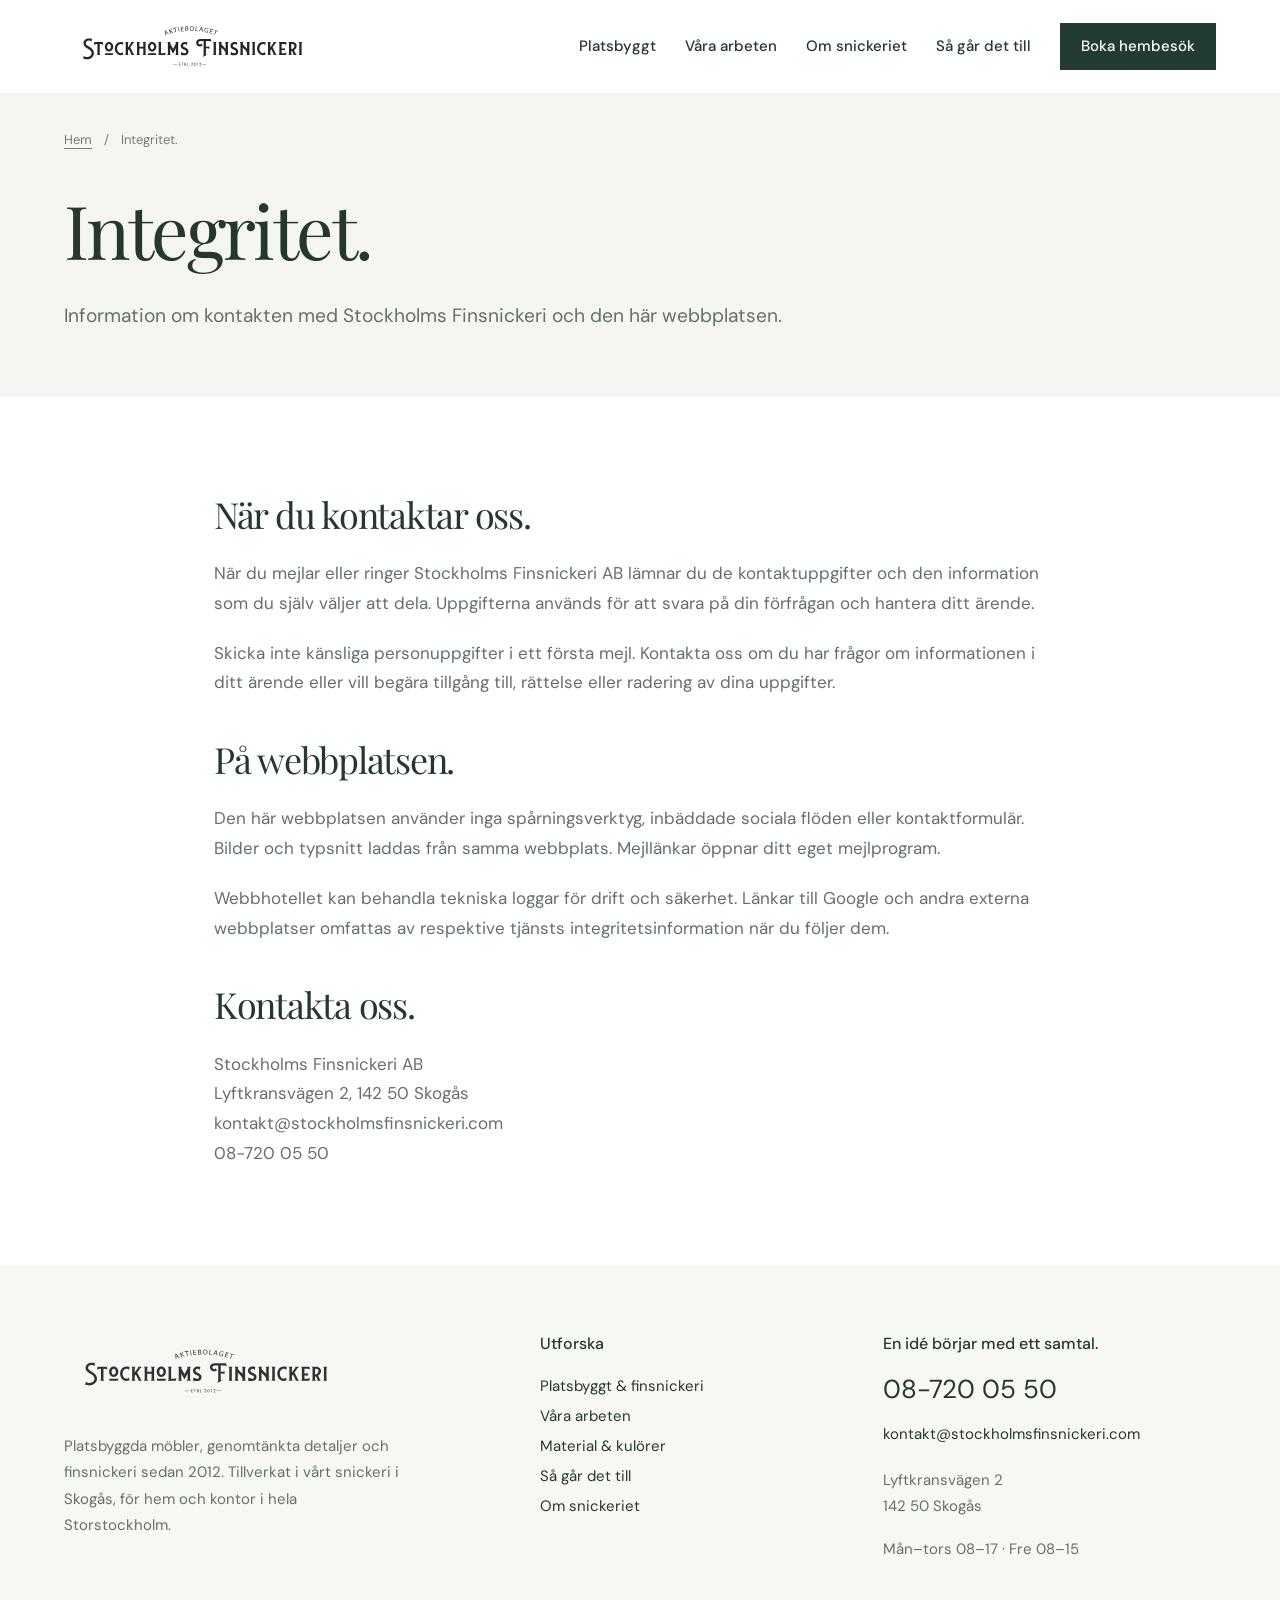
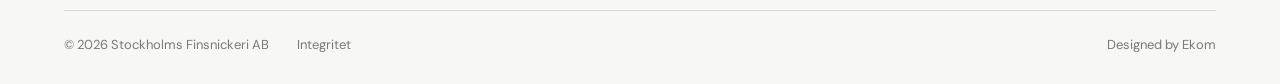
<file: integritet.html>
<!doctype html><html lang="sv"><head><meta charset="utf-8"><meta name="viewport" content="width=device-width, initial-scale=1"><title>Integritet | Stockholms Finsnickeri</title><meta name="description" content="Information om kontaktuppgifter, externa länkar och integritet på Stockholms Finsnickeris webbplats."><link rel="canonical" href="https://stockholmsfinsnickeri.com/integritet.html"><meta name="theme-color" content="#223c31"><meta property="og:type" content="website"><meta property="og:locale" content="sv_SE"><meta property="og:site_name" content="Stockholms Finsnickeri"><meta property="og:title" content="Integritet | Stockholms Finsnickeri"><meta property="og:description" content="Information om kontaktuppgifter, externa länkar och integritet på Stockholms Finsnickeris webbplats."><meta property="og:url" content="https://stockholmsfinsnickeri.com/integritet.html"><meta property="og:image" content="https://stockholmsfinsnickeri.com/assets/hero-library.webp"><meta name="twitter:card" content="summary_large_image"><link rel="icon" type="image/png" href="assets/favicon.png"><link rel="apple-touch-icon" href="assets/icon-180.png"><link rel="preload" href="assets/dm-sans.woff2" as="font" type="font/woff2" crossorigin><link rel="preload" href="assets/playfair-display.woff2" as="font" type="font/woff2" crossorigin><link rel="stylesheet" href="styles.css"><script type="application/ld+json">{"@context": "https://schema.org", "@graph": [{"@type": "HomeAndConstructionBusiness", "@id": "https://stockholmsfinsnickeri.com/#business", "name": "Stockholms Finsnickeri AB", "url": "https://stockholmsfinsnickeri.com/", "telephone": "+4687200550", "email": "kontakt@stockholmsfinsnickeri.com", "logo": "https://stockholmsfinsnickeri.com/assets/logo-wide.svg", "image": "https://stockholmsfinsnickeri.com/assets/hero-library.webp", "address": {"@type": "PostalAddress", "streetAddress": "Lyftkransvägen 2", "postalCode": "142 50", "addressLocality": "Skogås", "addressCountry": "SE"}, "areaServed": "Storstockholm", "openingHoursSpecification": [{"@type": "OpeningHoursSpecification", "dayOfWeek": ["Monday", "Tuesday", "Wednesday", "Thursday"], "opens": "08:00", "closes": "17:00"}, {"@type": "OpeningHoursSpecification", "dayOfWeek": "Friday", "opens": "08:00", "closes": "15:00"}]}, {"@type": "WebPage", "@id": "https://stockholmsfinsnickeri.com/integritet.html#page", "url": "https://stockholmsfinsnickeri.com/integritet.html", "name": "Integritet | Stockholms Finsnickeri", "description": "Information om kontaktuppgifter, externa länkar och integritet på Stockholms Finsnickeris webbplats.", "inLanguage": "sv-SE", "about": {"@id": "https://stockholmsfinsnickeri.com/#business"}, "isPartOf": {"@type": "WebSite", "@id": "https://stockholmsfinsnickeri.com/#website", "name": "Stockholms Finsnickeri", "url": "https://stockholmsfinsnickeri.com/"}}, {"@type": "BreadcrumbList", "itemListElement": [{"@type": "ListItem", "position": 1, "name": "Hem", "item": "https://stockholmsfinsnickeri.com/"}, {"@type": "ListItem", "position": 2, "name": "Integritet", "item": "https://stockholmsfinsnickeri.com/integritet.html"}]}]}</script></head><body class=""><a class="skip" href="#main">Hoppa till innehållet</a><header class="site-header"><div class="nav-wrap"><a href="index.html" class="brand" aria-label="Stockholms Finsnickeri, startsida"><img src="assets/logo-wide.svg" alt="Stockholms Finsnickeri" width="1857" height="479"></a><nav class="desktop-nav" aria-label="Huvudmeny"><a href="platsbyggt.html">Platsbyggt</a><a href="galleri.html">Våra arbeten</a><a href="om-oss.html">Om snickeriet</a><a href="sa-gar-det-till.html">Så går det till</a><a class="btn " href="kontakt.html"><span>Boka hembesök</span></a></nav><button class="menu-toggle" aria-controls="mobile-nav" aria-expanded="false"><span>Meny</span><span class="menu-bars" aria-hidden="true"><i></i><i></i></span></button></div></header><nav class="mobile-nav" id="mobile-nav" aria-label="Mobilmeny" hidden><a href="index.html">Hem</a><a href="platsbyggt.html">Platsbyggt</a><a href="galleri.html">Våra arbeten</a><a href="om-oss.html">Om snickeriet</a><a href="sa-gar-det-till.html">Så går det till</a><a href="kontakt.html">Kontakt</a><div class="nav-extra"><a class="btn " href="tel:+4687200550"><span>Ring 08-720 05 50</span></a><p><a href="mailto:kontakt@stockholmsfinsnickeri.com">kontakt@stockholmsfinsnickeri.com</a></p></div></nav><main id="main"><section class="subhead"><div class="wrap"><nav class="breadcrumbs" aria-label="Brödsmulor"><a href="index.html">Hem</a><span aria-hidden="true">/</span><span>Integritet.</span></nav><h1>Integritet.</h1><p class="lead">Information om kontakten med Stockholms Finsnickeri och den här webbplatsen.</p></div></section><section class="section"><div class="wrap prose" style="max-width:980px"><h2>När du kontaktar oss.</h2><p>När du mejlar eller ringer Stockholms Finsnickeri AB lämnar du de kontaktuppgifter och den information som du själv väljer att dela. Uppgifterna används för att svara på din förfrågan och hantera ditt ärende.</p><p>Skicka inte känsliga personuppgifter i ett första mejl. Kontakta oss om du har frågor om informationen i ditt ärende eller vill begära tillgång till, rättelse eller radering av dina uppgifter.</p><h2>På webbplatsen.</h2><p>Den här webbplatsen använder inga spårningsverktyg, inbäddade sociala flöden eller kontaktformulär. Bilder och typsnitt laddas från samma webbplats. Mejllänkar öppnar ditt eget mejlprogram.</p><p>Webbhotellet kan behandla tekniska loggar för drift och säkerhet. Länkar till Google och andra externa webbplatser omfattas av respektive tjänsts integritetsinformation när du följer dem.</p><h2>Kontakta oss.</h2><p>Stockholms Finsnickeri AB<br>Lyftkransvägen 2, 142 50 Skogås<br><a href="mailto:kontakt@stockholmsfinsnickeri.com" style="overflow-wrap:anywhere">kontakt@stockholmsfinsnickeri.com</a><br><a href="tel:+4687200550">08-720 05 50</a></p></div></section></main><footer class="site-footer"><div class="wrap"><div class="footer-grid"><div><a href="index.html" class="footer-brand"><img src="assets/logo-wide.svg" alt="Stockholms Finsnickeri" width="1857" height="479"></a><p>Platsbyggda möbler, genomtänkta detaljer och finsnickeri sedan 2012. Tillverkat i vårt snickeri i Skogås, för hem och kontor i hela Storstockholm.</p></div><div><h3>Utforska</h3><a href="platsbyggt.html">Platsbyggt &amp; finsnickeri</a><a href="galleri.html">Våra arbeten</a><a href="material.html">Material &amp; kulörer</a><a href="sa-gar-det-till.html">Så går det till</a><a href="om-oss.html">Om snickeriet</a></div><div class="footer-contact"><h3>En idé börjar med ett samtal.</h3><a href="tel:+4687200550" class="phone">08-720 05 50</a><a href="mailto:kontakt@stockholmsfinsnickeri.com">kontakt@stockholmsfinsnickeri.com</a><p style="margin-top:18px">Lyftkransvägen 2<br>142 50 Skogås</p><p style="margin-top:16px">Mån–tors 08–17 · Fre 08–15</p></div></div><div class="footer-bottom"><span>© 2026 Stockholms Finsnickeri AB</span><a href="integritet.html">Integritet</a><span class="credit">Designed by <a href="https://ekom.se" target="_blank" rel="noopener noreferrer">Ekom</a></span></div></div></footer><div class="mobile-cta"><a class="btn outline" href="tel:+4687200550"><span>Ring oss</span></a><a class="btn " href="kontakt.html"><span>Boka hembesök</span></a></div><dialog class="lightbox" aria-label="Bildgalleri"><div class="lightbox-top"><p></p><button type="button" data-close autofocus>Stäng</button></div><img class="lightbox-image" src="[data-uri]" alt=""><div class="lightbox-bottom"><button type="button" data-direction="-1">Föregående</button><span class="lightbox-count" aria-live="polite"></span><button type="button" data-direction="1">Nästa</button></div></dialog><script src="script.js" defer></script></body></html>
</file>
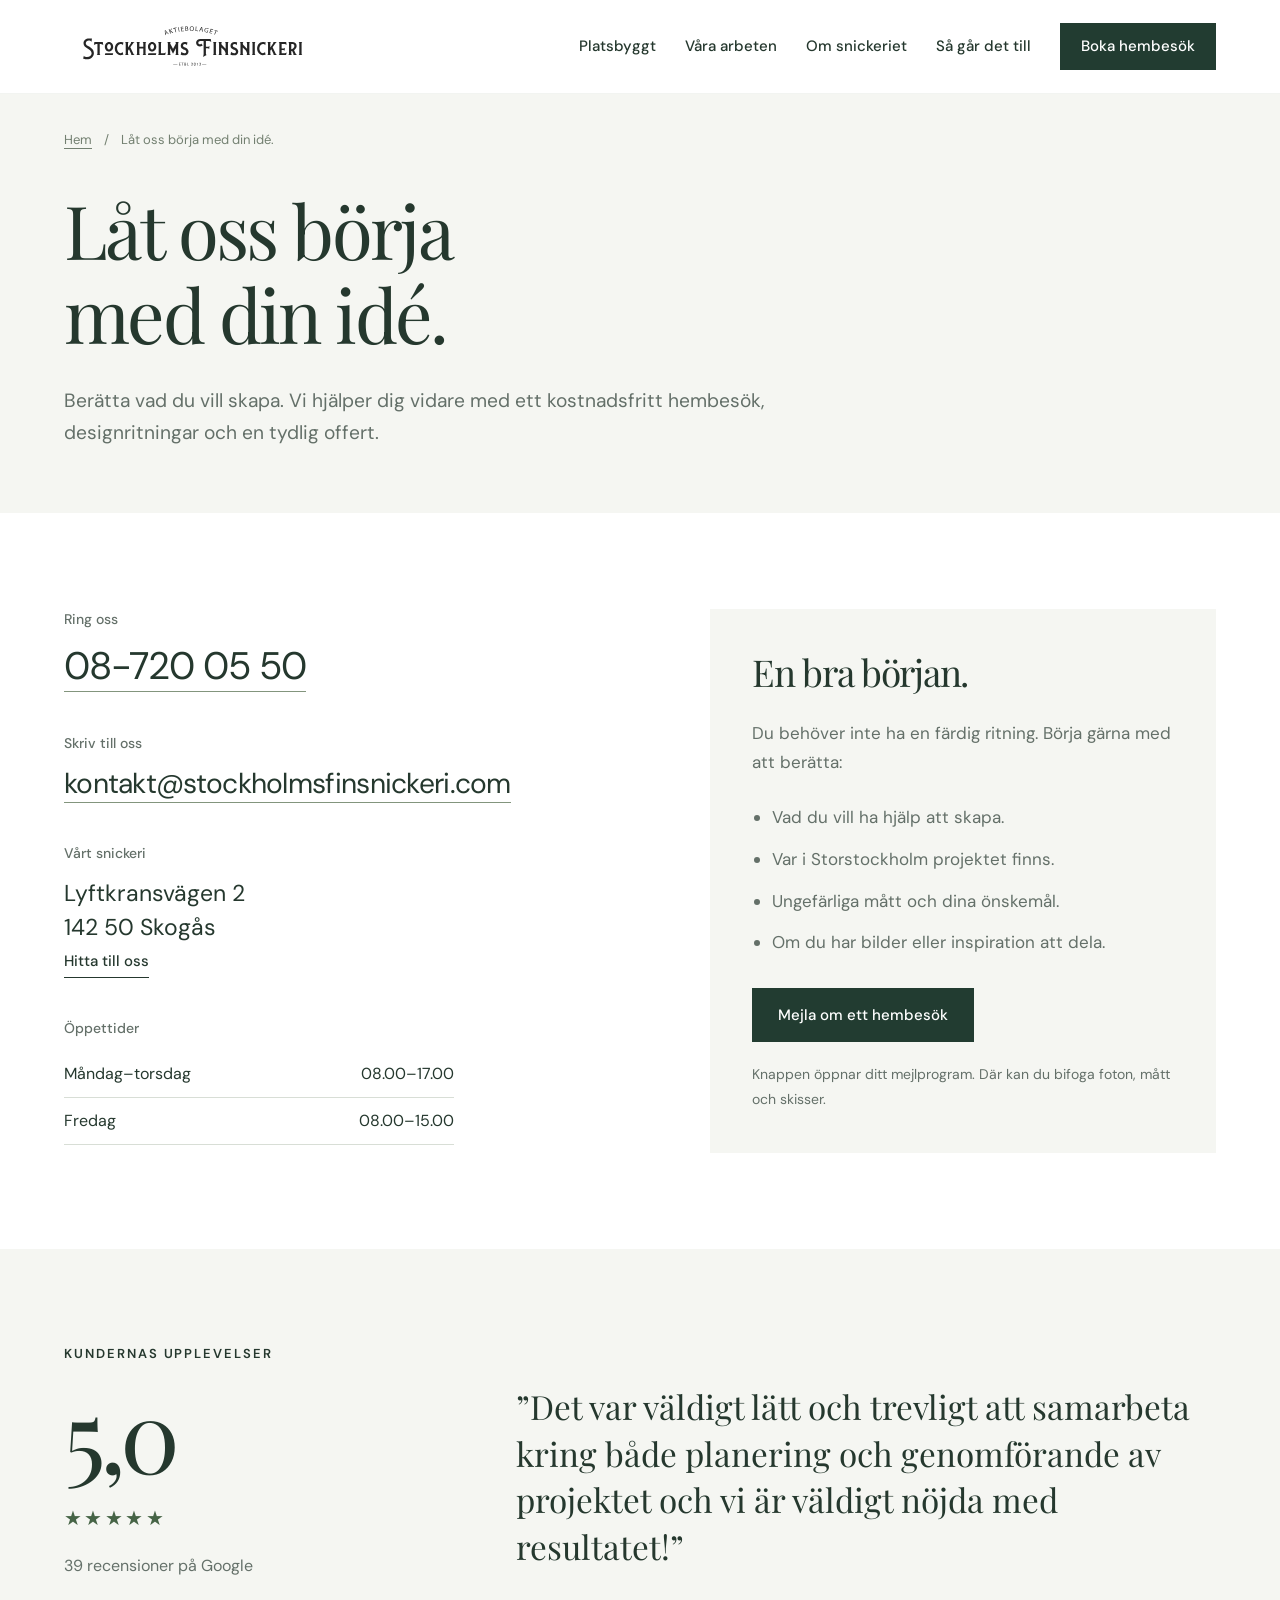
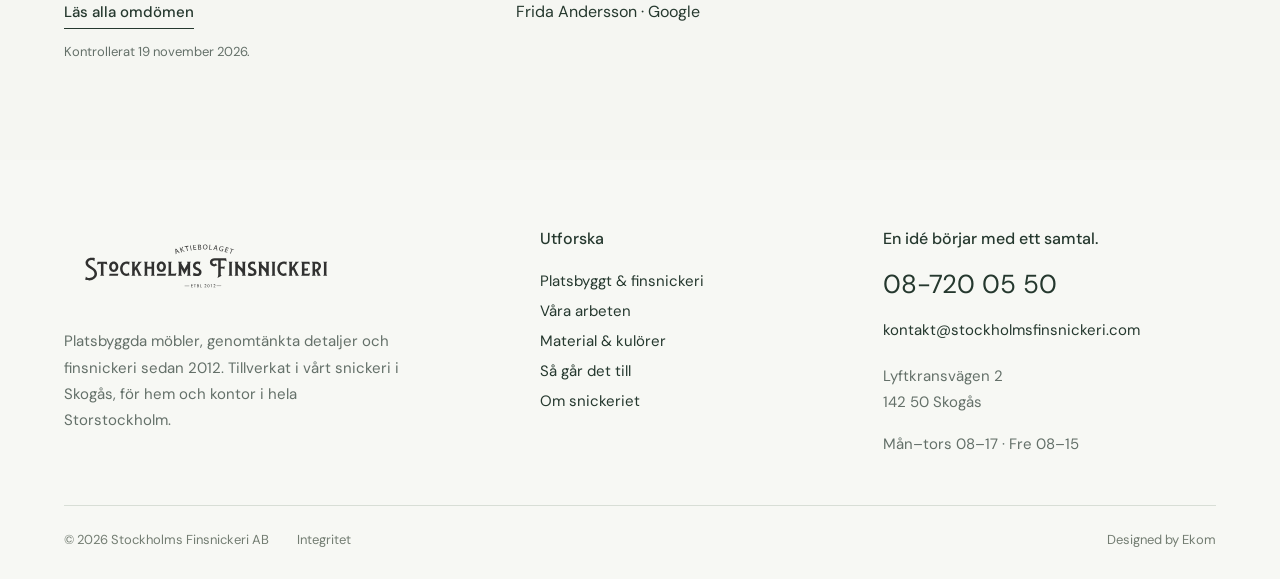
<file: kontakt.html>
<!doctype html><html lang="sv"><head><meta charset="utf-8"><meta name="viewport" content="width=device-width, initial-scale=1"><title>Kontakt &amp; kostnadsfritt hembesök | Stockholms Finsnickeri</title><meta name="description" content="Boka hembesök hos Stockholms Finsnickeri. Ring 08-720 05 50 eller mejla kontakt@stockholmsfinsnickeri.com. Lyftkransvägen 2 i Skogås."><link rel="canonical" href="https://stockholmsfinsnickeri.com/kontakt.html"><meta name="theme-color" content="#223c31"><meta property="og:type" content="website"><meta property="og:locale" content="sv_SE"><meta property="og:site_name" content="Stockholms Finsnickeri"><meta property="og:title" content="Kontakt &amp; kostnadsfritt hembesök | Stockholms Finsnickeri"><meta property="og:description" content="Boka hembesök hos Stockholms Finsnickeri. Ring 08-720 05 50 eller mejla kontakt@stockholmsfinsnickeri.com. Lyftkransvägen 2 i Skogås."><meta property="og:url" content="https://stockholmsfinsnickeri.com/kontakt.html"><meta property="og:image" content="https://stockholmsfinsnickeri.com/assets/hero-library.webp"><meta name="twitter:card" content="summary_large_image"><link rel="icon" type="image/png" href="assets/favicon.png"><link rel="apple-touch-icon" href="assets/icon-180.png"><link rel="preload" href="assets/dm-sans.woff2" as="font" type="font/woff2" crossorigin><link rel="preload" href="assets/playfair-display.woff2" as="font" type="font/woff2" crossorigin><link rel="stylesheet" href="styles.css"><script type="application/ld+json">{"@context": "https://schema.org", "@graph": [{"@type": "HomeAndConstructionBusiness", "@id": "https://stockholmsfinsnickeri.com/#business", "name": "Stockholms Finsnickeri AB", "url": "https://stockholmsfinsnickeri.com/", "telephone": "+4687200550", "email": "kontakt@stockholmsfinsnickeri.com", "logo": "https://stockholmsfinsnickeri.com/assets/logo-wide.svg", "image": "https://stockholmsfinsnickeri.com/assets/hero-library.webp", "address": {"@type": "PostalAddress", "streetAddress": "Lyftkransvägen 2", "postalCode": "142 50", "addressLocality": "Skogås", "addressCountry": "SE"}, "areaServed": "Storstockholm", "openingHoursSpecification": [{"@type": "OpeningHoursSpecification", "dayOfWeek": ["Monday", "Tuesday", "Wednesday", "Thursday"], "opens": "08:00", "closes": "17:00"}, {"@type": "OpeningHoursSpecification", "dayOfWeek": "Friday", "opens": "08:00", "closes": "15:00"}]}, {"@type": "ContactPage", "@id": "https://stockholmsfinsnickeri.com/kontakt.html#page", "url": "https://stockholmsfinsnickeri.com/kontakt.html", "name": "Kontakt & kostnadsfritt hembesök | Stockholms Finsnickeri", "description": "Boka hembesök hos Stockholms Finsnickeri. Ring 08-720 05 50 eller mejla kontakt@stockholmsfinsnickeri.com. Lyftkransvägen 2 i Skogås.", "inLanguage": "sv-SE", "about": {"@id": "https://stockholmsfinsnickeri.com/#business"}, "isPartOf": {"@type": "WebSite", "@id": "https://stockholmsfinsnickeri.com/#website", "name": "Stockholms Finsnickeri", "url": "https://stockholmsfinsnickeri.com/"}}, {"@type": "BreadcrumbList", "itemListElement": [{"@type": "ListItem", "position": 1, "name": "Hem", "item": "https://stockholmsfinsnickeri.com/"}, {"@type": "ListItem", "position": 2, "name": "Kontakt & kostnadsfritt hembesök", "item": "https://stockholmsfinsnickeri.com/kontakt.html"}]}]}</script></head><body class=""><a class="skip" href="#main">Hoppa till innehållet</a><header class="site-header"><div class="nav-wrap"><a href="index.html" class="brand" aria-label="Stockholms Finsnickeri, startsida"><img src="assets/logo-wide.svg" alt="Stockholms Finsnickeri" width="1857" height="479"></a><nav class="desktop-nav" aria-label="Huvudmeny"><a href="platsbyggt.html">Platsbyggt</a><a href="galleri.html">Våra arbeten</a><a href="om-oss.html">Om snickeriet</a><a href="sa-gar-det-till.html">Så går det till</a><a class="btn " href="kontakt.html"><span>Boka hembesök</span></a></nav><button class="menu-toggle" aria-controls="mobile-nav" aria-expanded="false"><span>Meny</span><span class="menu-bars" aria-hidden="true"><i></i><i></i></span></button></div></header><nav class="mobile-nav" id="mobile-nav" aria-label="Mobilmeny" hidden><a href="index.html">Hem</a><a href="platsbyggt.html">Platsbyggt</a><a href="galleri.html">Våra arbeten</a><a href="om-oss.html">Om snickeriet</a><a href="sa-gar-det-till.html">Så går det till</a><a href="kontakt.html">Kontakt</a><div class="nav-extra"><a class="btn " href="tel:+4687200550"><span>Ring 08-720 05 50</span></a><p><a href="mailto:kontakt@stockholmsfinsnickeri.com">kontakt@stockholmsfinsnickeri.com</a></p></div></nav><main id="main"><section class="subhead"><div class="wrap"><nav class="breadcrumbs" aria-label="Brödsmulor"><a href="index.html">Hem</a><span aria-hidden="true">/</span><span>Låt oss börja med din idé.</span></nav><h1>Låt oss börja<br>med din idé.</h1><p class="lead">Berätta vad du vill skapa. Vi hjälper dig vidare med ett kostnadsfritt hembesök, designritningar och en tydlig offert.</p></div></section><section class="section"><div class="wrap contact-grid"><div class="contact-data"><div><h2>Ring oss</h2><a class="big" href="tel:+4687200550">08-720 05 50</a></div><div><h2>Skriv till oss</h2><a class="big email" href="mailto:kontakt@stockholmsfinsnickeri.com">kontakt@<wbr>stockholmsfinsnickeri.com</a></div><div><h2>Vårt snickeri</h2><address>Lyftkransvägen 2<br>142 50 Skogås</address><a class="text-link" href="https://www.google.com/maps/search/?api=1&query=Stockholms+Finsnickeri+Lyftkransv%C3%A4gen+2+Skog%C3%A5s">Hitta till oss</a></div><div><h2>Öppettider</h2><table class="hours"><tbody><tr><th scope="row">Måndag–torsdag</th><td>08.00–17.00</td></tr><tr><th scope="row">Fredag</th><td>08.00–15.00</td></tr></tbody></table></div></div><aside class="contact-note"><h2>En bra början.</h2><p>Du behöver inte ha en färdig ritning. Börja gärna med att berätta:</p><ul><li>Vad du vill ha hjälp att skapa.</li><li>Var i Storstockholm projektet finns.</li><li>Ungefärliga mått och dina önskemål.</li><li>Om du har bilder eller inspiration att dela.</li></ul><a class="btn " href="mailto:kontakt@stockholmsfinsnickeri.com?subject=F%C3%B6rfr%C3%A5gan%20om%20hembes%C3%B6k"><span>Mejla om ett hembesök</span></a><p style="font-size:14px;margin-top:20px">Knappen öppnar ditt mejlprogram. Där kan du bifoga foton, mått och skisser.</p></aside></div></section><section class="section paper"><div class="wrap review-grid"><div><p class="label">Kundernas upplevelser</p><div class="rating-number">5,0</div><div class="stars" aria-label="5 av 5 stjärnor">★★★★★</div><p class="rating-summary">39 recensioner på Google</p><a class="text-link" href="https://g.co/kgs/fyufm4Q">Läs alla omdömen</a><p class="rating-date">Kontrollerat 19 november 2026.</p></div><blockquote><p>”Det var väldigt lätt och trevligt att samarbeta kring både planering och genomförande av projektet och vi är väldigt nöjda med resultatet!”</p><cite>Frida Andersson · Google</cite></blockquote></div></section></main><footer class="site-footer"><div class="wrap"><div class="footer-grid"><div><a href="index.html" class="footer-brand"><img src="assets/logo-wide.svg" alt="Stockholms Finsnickeri" width="1857" height="479"></a><p>Platsbyggda möbler, genomtänkta detaljer och finsnickeri sedan 2012. Tillverkat i vårt snickeri i Skogås, för hem och kontor i hela Storstockholm.</p></div><div><h3>Utforska</h3><a href="platsbyggt.html">Platsbyggt &amp; finsnickeri</a><a href="galleri.html">Våra arbeten</a><a href="material.html">Material &amp; kulörer</a><a href="sa-gar-det-till.html">Så går det till</a><a href="om-oss.html">Om snickeriet</a></div><div class="footer-contact"><h3>En idé börjar med ett samtal.</h3><a href="tel:+4687200550" class="phone">08-720 05 50</a><a href="mailto:kontakt@stockholmsfinsnickeri.com">kontakt@stockholmsfinsnickeri.com</a><p style="margin-top:18px">Lyftkransvägen 2<br>142 50 Skogås</p><p style="margin-top:16px">Mån–tors 08–17 · Fre 08–15</p></div></div><div class="footer-bottom"><span>© 2026 Stockholms Finsnickeri AB</span><a href="integritet.html">Integritet</a><span class="credit">Designed by <a href="https://ekom.se" target="_blank" rel="noopener noreferrer">Ekom</a></span></div></div></footer><div class="mobile-cta"><a class="btn outline" href="tel:+4687200550"><span>Ring oss</span></a><a class="btn " href="kontakt.html"><span>Boka hembesök</span></a></div><dialog class="lightbox" aria-label="Bildgalleri"><div class="lightbox-top"><p></p><button type="button" data-close autofocus>Stäng</button></div><img class="lightbox-image" src="[data-uri]" alt=""><div class="lightbox-bottom"><button type="button" data-direction="-1">Föregående</button><span class="lightbox-count" aria-live="polite"></span><button type="button" data-direction="1">Nästa</button></div></dialog><script src="script.js" defer></script></body></html>
</file>
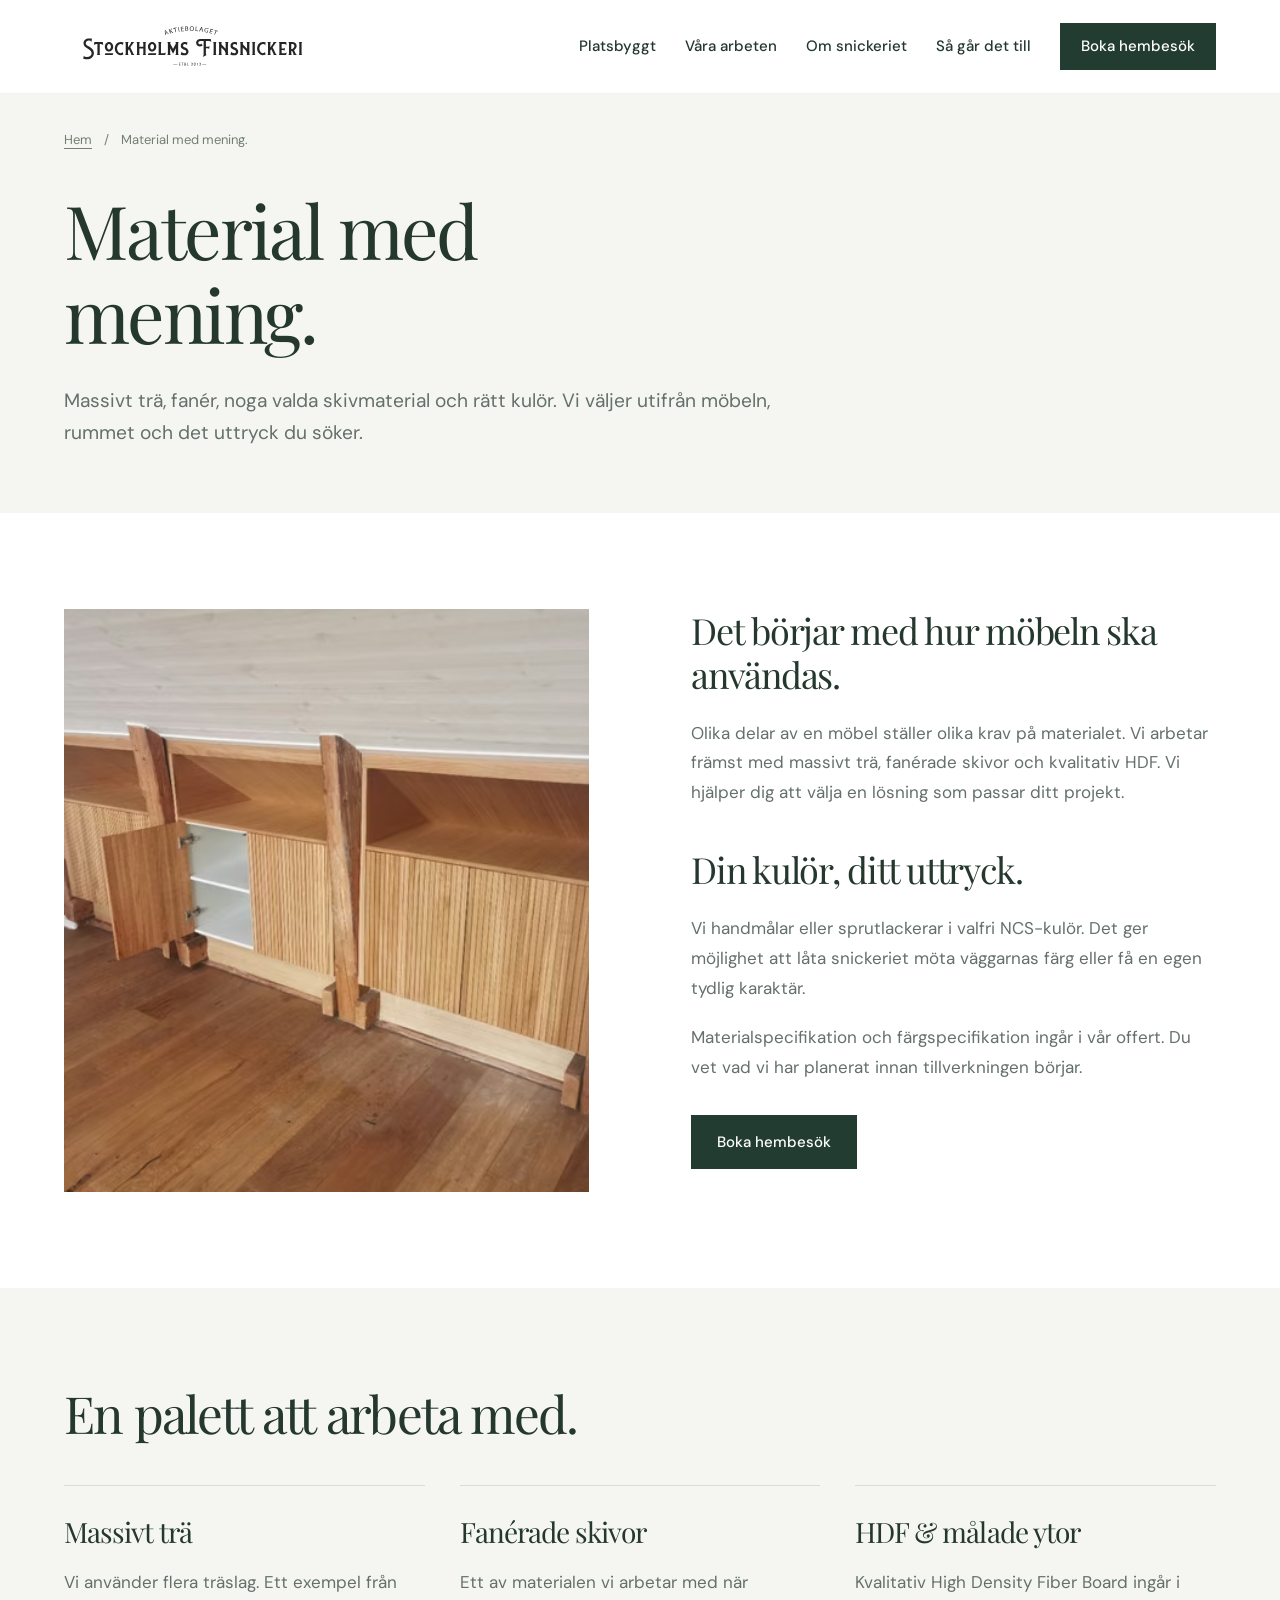
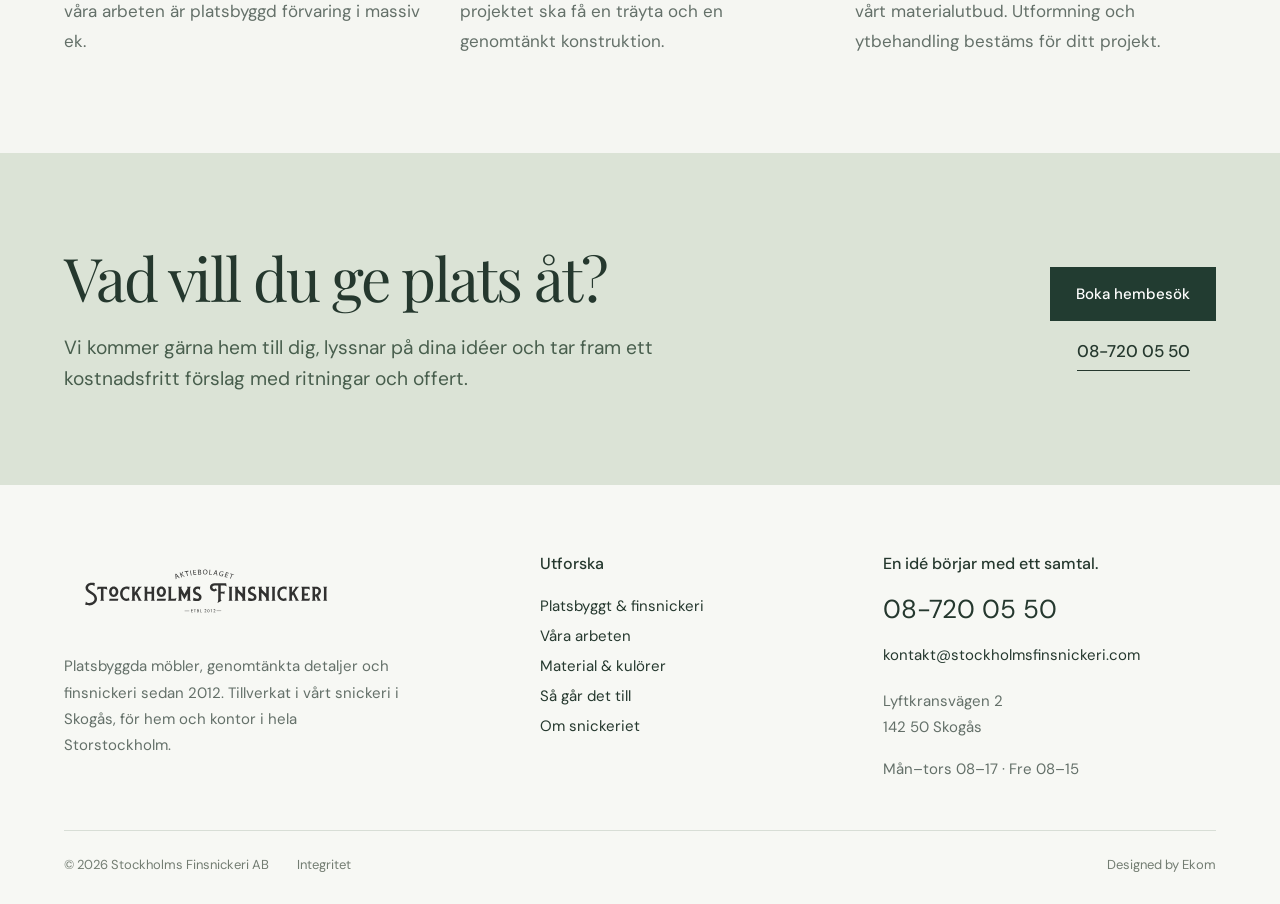
<file: material.html>
<!doctype html><html lang="sv"><head><meta charset="utf-8"><meta name="viewport" content="width=device-width, initial-scale=1"><title>Material &amp; kulörer för platsbyggda möbler | Stockholms Finsnickeri</title><meta name="description" content="Massivt trä, fanérade skivor och HDF. Läs om materialval, handmålning, sprutlackering och NCS-kulörer hos Stockholms Finsnickeri."><link rel="canonical" href="https://stockholmsfinsnickeri.com/material.html"><meta name="theme-color" content="#223c31"><meta property="og:type" content="website"><meta property="og:locale" content="sv_SE"><meta property="og:site_name" content="Stockholms Finsnickeri"><meta property="og:title" content="Material &amp; kulörer för platsbyggda möbler | Stockholms Finsnickeri"><meta property="og:description" content="Massivt trä, fanérade skivor och HDF. Läs om materialval, handmålning, sprutlackering och NCS-kulörer hos Stockholms Finsnickeri."><meta property="og:url" content="https://stockholmsfinsnickeri.com/material.html"><meta property="og:image" content="https://stockholmsfinsnickeri.com/assets/oak-storage.webp"><meta name="twitter:card" content="summary_large_image"><link rel="icon" type="image/png" href="assets/favicon.png"><link rel="apple-touch-icon" href="assets/icon-180.png"><link rel="preload" href="assets/dm-sans.woff2" as="font" type="font/woff2" crossorigin><link rel="preload" href="assets/playfair-display.woff2" as="font" type="font/woff2" crossorigin><link rel="stylesheet" href="styles.css"><script type="application/ld+json">{"@context": "https://schema.org", "@graph": [{"@type": "HomeAndConstructionBusiness", "@id": "https://stockholmsfinsnickeri.com/#business", "name": "Stockholms Finsnickeri AB", "url": "https://stockholmsfinsnickeri.com/", "telephone": "+4687200550", "email": "kontakt@stockholmsfinsnickeri.com", "logo": "https://stockholmsfinsnickeri.com/assets/logo-wide.svg", "image": "https://stockholmsfinsnickeri.com/assets/hero-library.webp", "address": {"@type": "PostalAddress", "streetAddress": "Lyftkransvägen 2", "postalCode": "142 50", "addressLocality": "Skogås", "addressCountry": "SE"}, "areaServed": "Storstockholm", "openingHoursSpecification": [{"@type": "OpeningHoursSpecification", "dayOfWeek": ["Monday", "Tuesday", "Wednesday", "Thursday"], "opens": "08:00", "closes": "17:00"}, {"@type": "OpeningHoursSpecification", "dayOfWeek": "Friday", "opens": "08:00", "closes": "15:00"}]}, {"@type": "WebPage", "@id": "https://stockholmsfinsnickeri.com/material.html#page", "url": "https://stockholmsfinsnickeri.com/material.html", "name": "Material & kulörer för platsbyggda möbler | Stockholms Finsnickeri", "description": "Massivt trä, fanérade skivor och HDF. Läs om materialval, handmålning, sprutlackering och NCS-kulörer hos Stockholms Finsnickeri.", "inLanguage": "sv-SE", "about": {"@id": "https://stockholmsfinsnickeri.com/#business"}, "isPartOf": {"@type": "WebSite", "@id": "https://stockholmsfinsnickeri.com/#website", "name": "Stockholms Finsnickeri", "url": "https://stockholmsfinsnickeri.com/"}}, {"@type": "BreadcrumbList", "itemListElement": [{"@type": "ListItem", "position": 1, "name": "Hem", "item": "https://stockholmsfinsnickeri.com/"}, {"@type": "ListItem", "position": 2, "name": "Material & kulörer för platsbyggda möbler", "item": "https://stockholmsfinsnickeri.com/material.html"}]}]}</script></head><body class=""><a class="skip" href="#main">Hoppa till innehållet</a><header class="site-header"><div class="nav-wrap"><a href="index.html" class="brand" aria-label="Stockholms Finsnickeri, startsida"><img src="assets/logo-wide.svg" alt="Stockholms Finsnickeri" width="1857" height="479"></a><nav class="desktop-nav" aria-label="Huvudmeny"><a href="platsbyggt.html">Platsbyggt</a><a href="galleri.html">Våra arbeten</a><a href="om-oss.html">Om snickeriet</a><a href="sa-gar-det-till.html">Så går det till</a><a class="btn " href="kontakt.html"><span>Boka hembesök</span></a></nav><button class="menu-toggle" aria-controls="mobile-nav" aria-expanded="false"><span>Meny</span><span class="menu-bars" aria-hidden="true"><i></i><i></i></span></button></div></header><nav class="mobile-nav" id="mobile-nav" aria-label="Mobilmeny" hidden><a href="index.html">Hem</a><a href="platsbyggt.html">Platsbyggt</a><a href="galleri.html">Våra arbeten</a><a href="om-oss.html">Om snickeriet</a><a href="sa-gar-det-till.html">Så går det till</a><a href="kontakt.html">Kontakt</a><div class="nav-extra"><a class="btn " href="tel:+4687200550"><span>Ring 08-720 05 50</span></a><p><a href="mailto:kontakt@stockholmsfinsnickeri.com">kontakt@stockholmsfinsnickeri.com</a></p></div></nav><main id="main"><section class="subhead"><div class="wrap"><nav class="breadcrumbs" aria-label="Brödsmulor"><a href="index.html">Hem</a><span aria-hidden="true">/</span><span>Material med mening.</span></nav><h1>Material med<br>mening.</h1><p class="lead">Massivt trä, fanér, noga valda skivmaterial och rätt kulör. Vi väljer utifrån möbeln, rummet och det uttryck du söker.</p></div></section><section class="section"><div class="wrap editorial"><div class="main-photo"><picture><source type="image/avif" srcset="assets/oak-storage-640.avif 640w, assets/oak-storage-1100.avif 1100w, assets/oak-storage.avif 1280w" sizes="(max-width: 800px) 100vw, 50vw"><img src="assets/oak-storage.webp" srcset="assets/oak-storage-640.webp 640w, assets/oak-storage-1100.webp 1100w, assets/oak-storage.webp 1280w" sizes="(max-width: 800px) 100vw, 50vw" width="1280" height="960" alt="Platsbyggd förvaring i massiv ek." loading="eager" fetchpriority="high" decoding="async"></picture></div><div class="prose"><h2>Det börjar med hur möbeln ska användas.</h2><p>Olika delar av en möbel ställer olika krav på materialet. Vi arbetar främst med massivt trä, fanérade skivor och kvalitativ HDF. Vi hjälper dig att välja en lösning som passar ditt projekt.</p><h2>Din kulör, ditt uttryck.</h2><p>Vi handmålar eller sprutlackerar i valfri NCS-kulör. Det ger möjlighet att låta snickeriet möta väggarnas färg eller få en egen tydlig karaktär.</p><p>Materialspecifikation och färgspecifikation ingår i vår offert. Du vet vad vi har planerat innan tillverkningen börjar.</p><div class="actions"><a class="btn " href="kontakt.html"><span>Boka hembesök</span></a></div></div></div></section><section class="section paper"><div class="wrap"><div class="intro"><h2>En palett att arbeta med.</h2></div><div class="material-grid"><article class="material-block"><h3>Massivt trä</h3><p>Vi använder flera träslag. Ett exempel från våra arbeten är platsbyggd förvaring i massiv ek.</p></article><article class="material-block"><h3>Fanérade skivor</h3><p>Ett av materialen vi arbetar med när projektet ska få en träyta och en genomtänkt konstruktion.</p></article><article class="material-block"><h3>HDF &amp; målade ytor</h3><p>Kvalitativ High Density Fiber Board ingår i vårt materialutbud. Utformning och ytbehandling bestäms för ditt projekt.</p></article></div></div></section><section class="contact-banner"><div class="wrap"><div><h2>Vad vill du ge plats åt?</h2><p class="lead">Vi kommer gärna hem till dig, lyssnar på dina idéer och tar fram ett kostnadsfritt förslag med ritningar och offert.</p></div><div class="actions"><a class="btn " href="kontakt.html"><span>Boka hembesök</span></a><a class="text-link" href="tel:+4687200550">08-720 05 50</a></div></div></section></main><footer class="site-footer"><div class="wrap"><div class="footer-grid"><div><a href="index.html" class="footer-brand"><img src="assets/logo-wide.svg" alt="Stockholms Finsnickeri" width="1857" height="479"></a><p>Platsbyggda möbler, genomtänkta detaljer och finsnickeri sedan 2012. Tillverkat i vårt snickeri i Skogås, för hem och kontor i hela Storstockholm.</p></div><div><h3>Utforska</h3><a href="platsbyggt.html">Platsbyggt &amp; finsnickeri</a><a href="galleri.html">Våra arbeten</a><a href="material.html">Material &amp; kulörer</a><a href="sa-gar-det-till.html">Så går det till</a><a href="om-oss.html">Om snickeriet</a></div><div class="footer-contact"><h3>En idé börjar med ett samtal.</h3><a href="tel:+4687200550" class="phone">08-720 05 50</a><a href="mailto:kontakt@stockholmsfinsnickeri.com">kontakt@stockholmsfinsnickeri.com</a><p style="margin-top:18px">Lyftkransvägen 2<br>142 50 Skogås</p><p style="margin-top:16px">Mån–tors 08–17 · Fre 08–15</p></div></div><div class="footer-bottom"><span>© 2026 Stockholms Finsnickeri AB</span><a href="integritet.html">Integritet</a><span class="credit">Designed by <a href="https://ekom.se" target="_blank" rel="noopener noreferrer">Ekom</a></span></div></div></footer><div class="mobile-cta"><a class="btn outline" href="tel:+4687200550"><span>Ring oss</span></a><a class="btn " href="kontakt.html"><span>Boka hembesök</span></a></div><dialog class="lightbox" aria-label="Bildgalleri"><div class="lightbox-top"><p></p><button type="button" data-close autofocus>Stäng</button></div><img class="lightbox-image" src="[data-uri]" alt=""><div class="lightbox-bottom"><button type="button" data-direction="-1">Föregående</button><span class="lightbox-count" aria-live="polite"></span><button type="button" data-direction="1">Nästa</button></div></dialog><script src="script.js" defer></script></body></html>
</file>
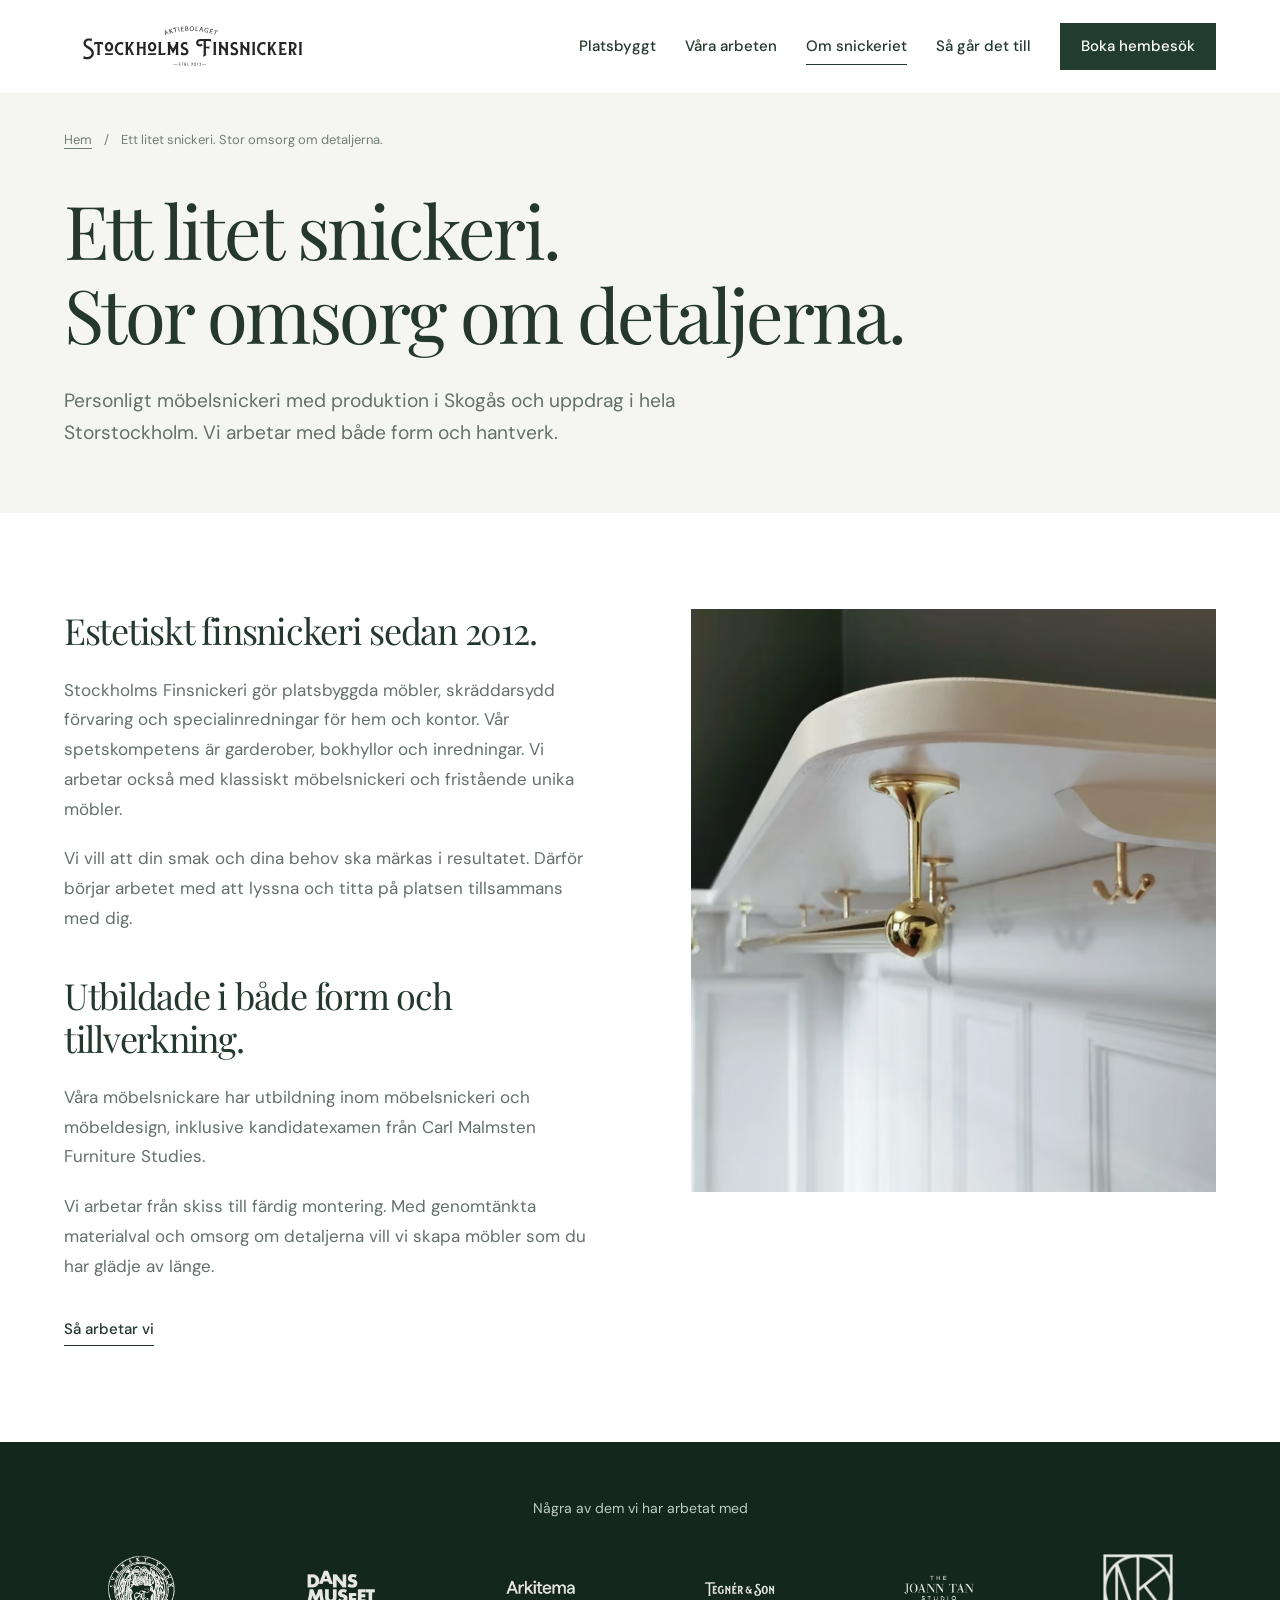
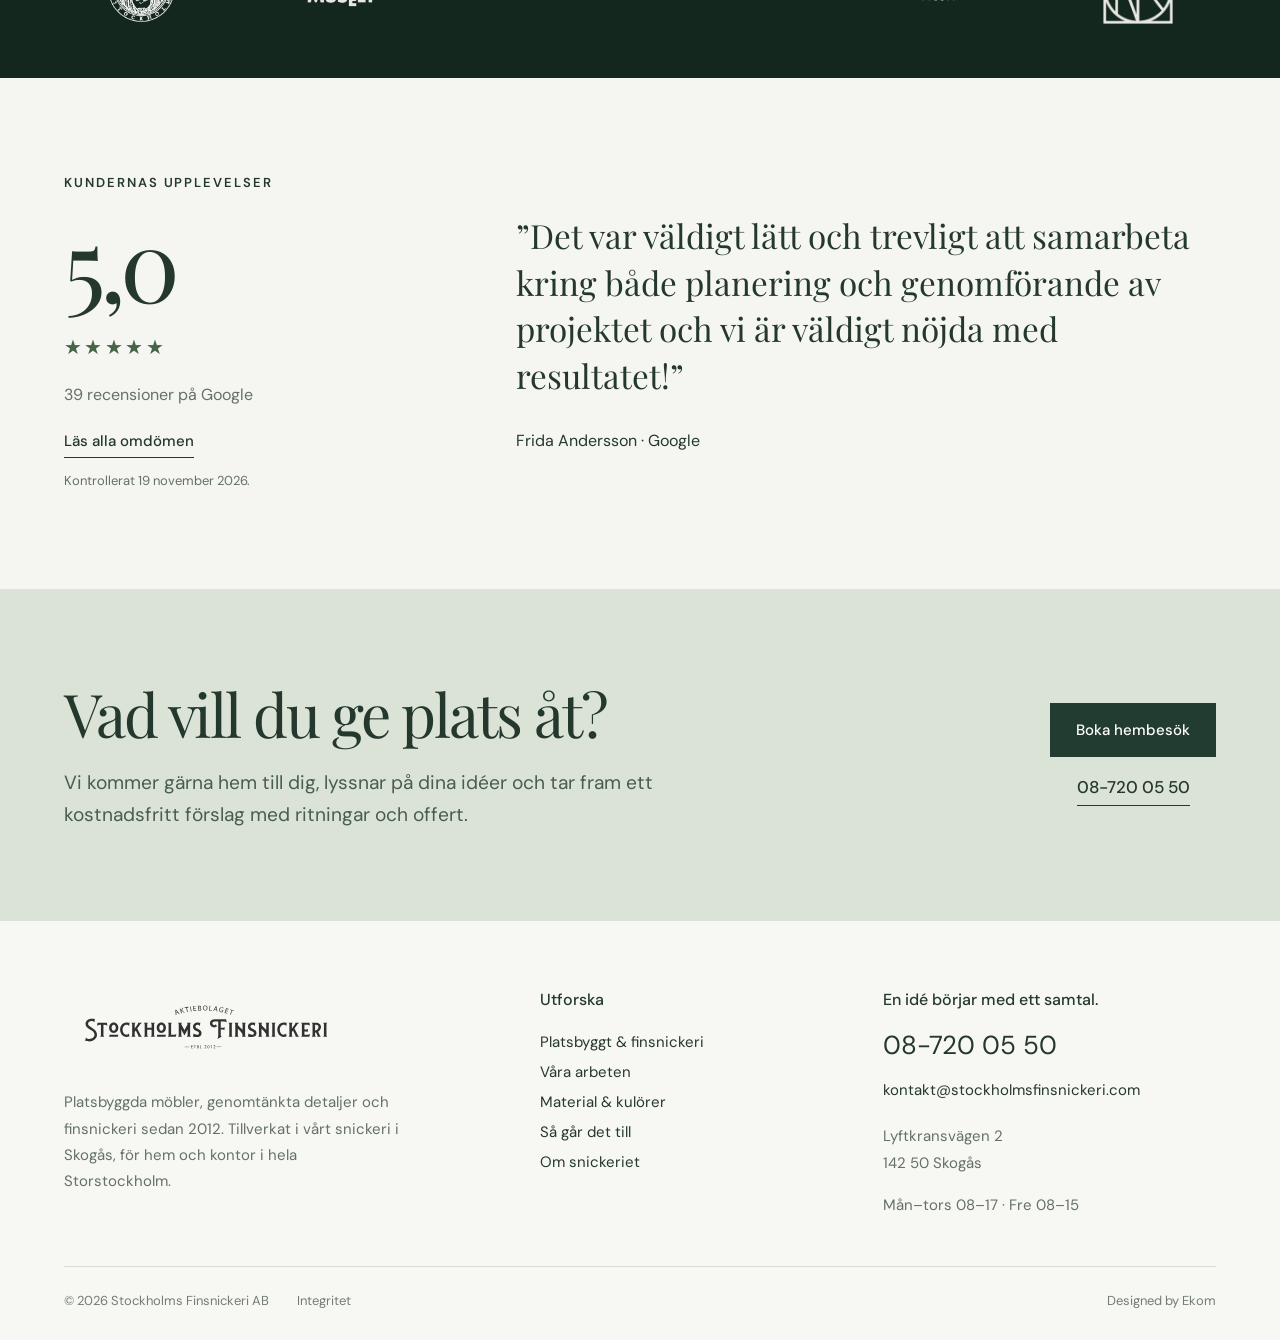
<file: om-oss.html>
<!doctype html><html lang="sv"><head><meta charset="utf-8"><meta name="viewport" content="width=device-width, initial-scale=1"><title>Om snickeriet i Skogås | Stockholms Finsnickeri</title><meta name="description" content="Personligt möbelsnickeri i Storstockholm sedan 2012. Utbildning i möbeldesign och möbelsnickeri, inklusive Carl Malmsten Furniture Studies."><link rel="canonical" href="https://stockholmsfinsnickeri.com/om-oss.html"><meta name="theme-color" content="#223c31"><meta property="og:type" content="website"><meta property="og:locale" content="sv_SE"><meta property="og:site_name" content="Stockholms Finsnickeri"><meta property="og:title" content="Om snickeriet i Skogås | Stockholms Finsnickeri"><meta property="og:description" content="Personligt möbelsnickeri i Storstockholm sedan 2012. Utbildning i möbeldesign och möbelsnickeri, inklusive Carl Malmsten Furniture Studies."><meta property="og:url" content="https://stockholmsfinsnickeri.com/om-oss.html"><meta property="og:image" content="https://stockholmsfinsnickeri.com/assets/hall-detail.webp"><meta name="twitter:card" content="summary_large_image"><link rel="icon" type="image/png" href="assets/favicon.png"><link rel="apple-touch-icon" href="assets/icon-180.png"><link rel="preload" href="assets/dm-sans.woff2" as="font" type="font/woff2" crossorigin><link rel="preload" href="assets/playfair-display.woff2" as="font" type="font/woff2" crossorigin><link rel="stylesheet" href="styles.css"><script type="application/ld+json">{"@context": "https://schema.org", "@graph": [{"@type": "HomeAndConstructionBusiness", "@id": "https://stockholmsfinsnickeri.com/#business", "name": "Stockholms Finsnickeri AB", "url": "https://stockholmsfinsnickeri.com/", "telephone": "+4687200550", "email": "kontakt@stockholmsfinsnickeri.com", "logo": "https://stockholmsfinsnickeri.com/assets/logo-wide.svg", "image": "https://stockholmsfinsnickeri.com/assets/hero-library.webp", "address": {"@type": "PostalAddress", "streetAddress": "Lyftkransvägen 2", "postalCode": "142 50", "addressLocality": "Skogås", "addressCountry": "SE"}, "areaServed": "Storstockholm", "openingHoursSpecification": [{"@type": "OpeningHoursSpecification", "dayOfWeek": ["Monday", "Tuesday", "Wednesday", "Thursday"], "opens": "08:00", "closes": "17:00"}, {"@type": "OpeningHoursSpecification", "dayOfWeek": "Friday", "opens": "08:00", "closes": "15:00"}]}, {"@type": "AboutPage", "@id": "https://stockholmsfinsnickeri.com/om-oss.html#page", "url": "https://stockholmsfinsnickeri.com/om-oss.html", "name": "Om snickeriet i Skogås | Stockholms Finsnickeri", "description": "Personligt möbelsnickeri i Storstockholm sedan 2012. Utbildning i möbeldesign och möbelsnickeri, inklusive Carl Malmsten Furniture Studies.", "inLanguage": "sv-SE", "about": {"@id": "https://stockholmsfinsnickeri.com/#business"}, "isPartOf": {"@type": "WebSite", "@id": "https://stockholmsfinsnickeri.com/#website", "name": "Stockholms Finsnickeri", "url": "https://stockholmsfinsnickeri.com/"}}, {"@type": "BreadcrumbList", "itemListElement": [{"@type": "ListItem", "position": 1, "name": "Hem", "item": "https://stockholmsfinsnickeri.com/"}, {"@type": "ListItem", "position": 2, "name": "Om snickeriet i Skogås", "item": "https://stockholmsfinsnickeri.com/om-oss.html"}]}]}</script></head><body class=""><a class="skip" href="#main">Hoppa till innehållet</a><header class="site-header"><div class="nav-wrap"><a href="index.html" class="brand" aria-label="Stockholms Finsnickeri, startsida"><img src="assets/logo-wide.svg" alt="Stockholms Finsnickeri" width="1857" height="479"></a><nav class="desktop-nav" aria-label="Huvudmeny"><a href="platsbyggt.html">Platsbyggt</a><a href="galleri.html">Våra arbeten</a><a href="om-oss.html" aria-current="page">Om snickeriet</a><a href="sa-gar-det-till.html">Så går det till</a><a class="btn " href="kontakt.html"><span>Boka hembesök</span></a></nav><button class="menu-toggle" aria-controls="mobile-nav" aria-expanded="false"><span>Meny</span><span class="menu-bars" aria-hidden="true"><i></i><i></i></span></button></div></header><nav class="mobile-nav" id="mobile-nav" aria-label="Mobilmeny" hidden><a href="index.html">Hem</a><a href="platsbyggt.html">Platsbyggt</a><a href="galleri.html">Våra arbeten</a><a href="om-oss.html" aria-current="page">Om snickeriet</a><a href="sa-gar-det-till.html">Så går det till</a><a href="kontakt.html">Kontakt</a><div class="nav-extra"><a class="btn " href="tel:+4687200550"><span>Ring 08-720 05 50</span></a><p><a href="mailto:kontakt@stockholmsfinsnickeri.com">kontakt@stockholmsfinsnickeri.com</a></p></div></nav><main id="main"><section class="subhead"><div class="wrap"><nav class="breadcrumbs" aria-label="Brödsmulor"><a href="index.html">Hem</a><span aria-hidden="true">/</span><span>Ett litet snickeri. Stor omsorg om detaljerna.</span></nav><h1>Ett litet snickeri.<br>Stor omsorg om detaljerna.</h1><p class="lead">Personligt möbelsnickeri med produktion i Skogås och uppdrag i hela Storstockholm. Vi arbetar med både form och hantverk.</p></div></section><section class="section"><div class="wrap editorial"><div class="prose"><h2>Estetiskt finsnickeri sedan 2012.</h2><p>Stockholms Finsnickeri gör platsbyggda möbler, skräddarsydd förvaring och specialinredningar för hem och kontor. Vår spetskompetens är garderober, bokhyllor och inredningar. Vi arbetar också med klassiskt möbelsnickeri och fristående unika möbler.</p><p>Vi vill att din smak och dina behov ska märkas i resultatet. Därför börjar arbetet med att lyssna och titta på platsen tillsammans med dig.</p><h2>Utbildade i både form och tillverkning.</h2><p>Våra möbelsnickare har utbildning inom möbelsnickeri och möbeldesign, inklusive kandidatexamen från Carl Malmsten Furniture Studies.</p><p>Vi arbetar från skiss till färdig montering. Med genomtänkta materialval och omsorg om detaljerna vill vi skapa möbler som du har glädje av länge.</p><div class="actions"><a class="text-link" href="sa-gar-det-till.html">Så arbetar vi</a></div></div><div class="main-photo"><picture><source type="image/avif" srcset="assets/hall-detail-640.avif 640w, assets/hall-detail-1100.avif 1100w, assets/hall-detail.avif 1500w" sizes="(max-width: 800px) 100vw, 50vw"><img src="assets/hall-detail.webp" srcset="assets/hall-detail-640.webp 640w, assets/hall-detail-1100.webp 1100w, assets/hall-detail.webp 1500w" sizes="(max-width: 800px) 100vw, 50vw" width="1500" height="1500" alt="Detalj av platsbyggd hallinredning med mässingskrok." loading="eager" fetchpriority="high" decoding="async"></picture></div></div></section><section class="logo-band"><div class="wrap"><p>Några av dem vi har arbetat med</p><div class="client-logos"><img src="assets/client-svenskt-tenn.webp" alt="Svenskt Tenn" width="460" height="451" loading="lazy"><img src="assets/client-dansmuseet.webp" alt="Dansmuseet" width="460" height="451" loading="lazy"><img src="assets/client-arkitema.webp" alt="Arkitema" width="460" height="451" loading="lazy"><img src="assets/client-tegner.webp" alt="Tegnér &amp; Son" width="460" height="451" loading="lazy"><img src="assets/client-joann-tan.webp" alt="The JoAnn Tan Studio" width="460" height="451" loading="lazy"><img src="assets/client-nk.webp" alt="Nordiska Kompaniet" width="460" height="451" loading="lazy"></div></div></section><section class="section paper"><div class="wrap review-grid"><div><p class="label">Kundernas upplevelser</p><div class="rating-number">5,0</div><div class="stars" aria-label="5 av 5 stjärnor">★★★★★</div><p class="rating-summary">39 recensioner på Google</p><a class="text-link" href="https://g.co/kgs/fyufm4Q">Läs alla omdömen</a><p class="rating-date">Kontrollerat 19 november 2026.</p></div><blockquote><p>”Det var väldigt lätt och trevligt att samarbeta kring både planering och genomförande av projektet och vi är väldigt nöjda med resultatet!”</p><cite>Frida Andersson · Google</cite></blockquote></div></section><section class="contact-banner"><div class="wrap"><div><h2>Vad vill du ge plats åt?</h2><p class="lead">Vi kommer gärna hem till dig, lyssnar på dina idéer och tar fram ett kostnadsfritt förslag med ritningar och offert.</p></div><div class="actions"><a class="btn " href="kontakt.html"><span>Boka hembesök</span></a><a class="text-link" href="tel:+4687200550">08-720 05 50</a></div></div></section></main><footer class="site-footer"><div class="wrap"><div class="footer-grid"><div><a href="index.html" class="footer-brand"><img src="assets/logo-wide.svg" alt="Stockholms Finsnickeri" width="1857" height="479"></a><p>Platsbyggda möbler, genomtänkta detaljer och finsnickeri sedan 2012. Tillverkat i vårt snickeri i Skogås, för hem och kontor i hela Storstockholm.</p></div><div><h3>Utforska</h3><a href="platsbyggt.html">Platsbyggt &amp; finsnickeri</a><a href="galleri.html">Våra arbeten</a><a href="material.html">Material &amp; kulörer</a><a href="sa-gar-det-till.html">Så går det till</a><a href="om-oss.html">Om snickeriet</a></div><div class="footer-contact"><h3>En idé börjar med ett samtal.</h3><a href="tel:+4687200550" class="phone">08-720 05 50</a><a href="mailto:kontakt@stockholmsfinsnickeri.com">kontakt@stockholmsfinsnickeri.com</a><p style="margin-top:18px">Lyftkransvägen 2<br>142 50 Skogås</p><p style="margin-top:16px">Mån–tors 08–17 · Fre 08–15</p></div></div><div class="footer-bottom"><span>© 2026 Stockholms Finsnickeri AB</span><a href="integritet.html">Integritet</a><span class="credit">Designed by <a href="https://ekom.se" target="_blank" rel="noopener noreferrer">Ekom</a></span></div></div></footer><div class="mobile-cta"><a class="btn outline" href="tel:+4687200550"><span>Ring oss</span></a><a class="btn " href="kontakt.html"><span>Boka hembesök</span></a></div><dialog class="lightbox" aria-label="Bildgalleri"><div class="lightbox-top"><p></p><button type="button" data-close autofocus>Stäng</button></div><img class="lightbox-image" src="[data-uri]" alt=""><div class="lightbox-bottom"><button type="button" data-direction="-1">Föregående</button><span class="lightbox-count" aria-live="polite"></span><button type="button" data-direction="1">Nästa</button></div></dialog><script src="script.js" defer></script></body></html>
</file>
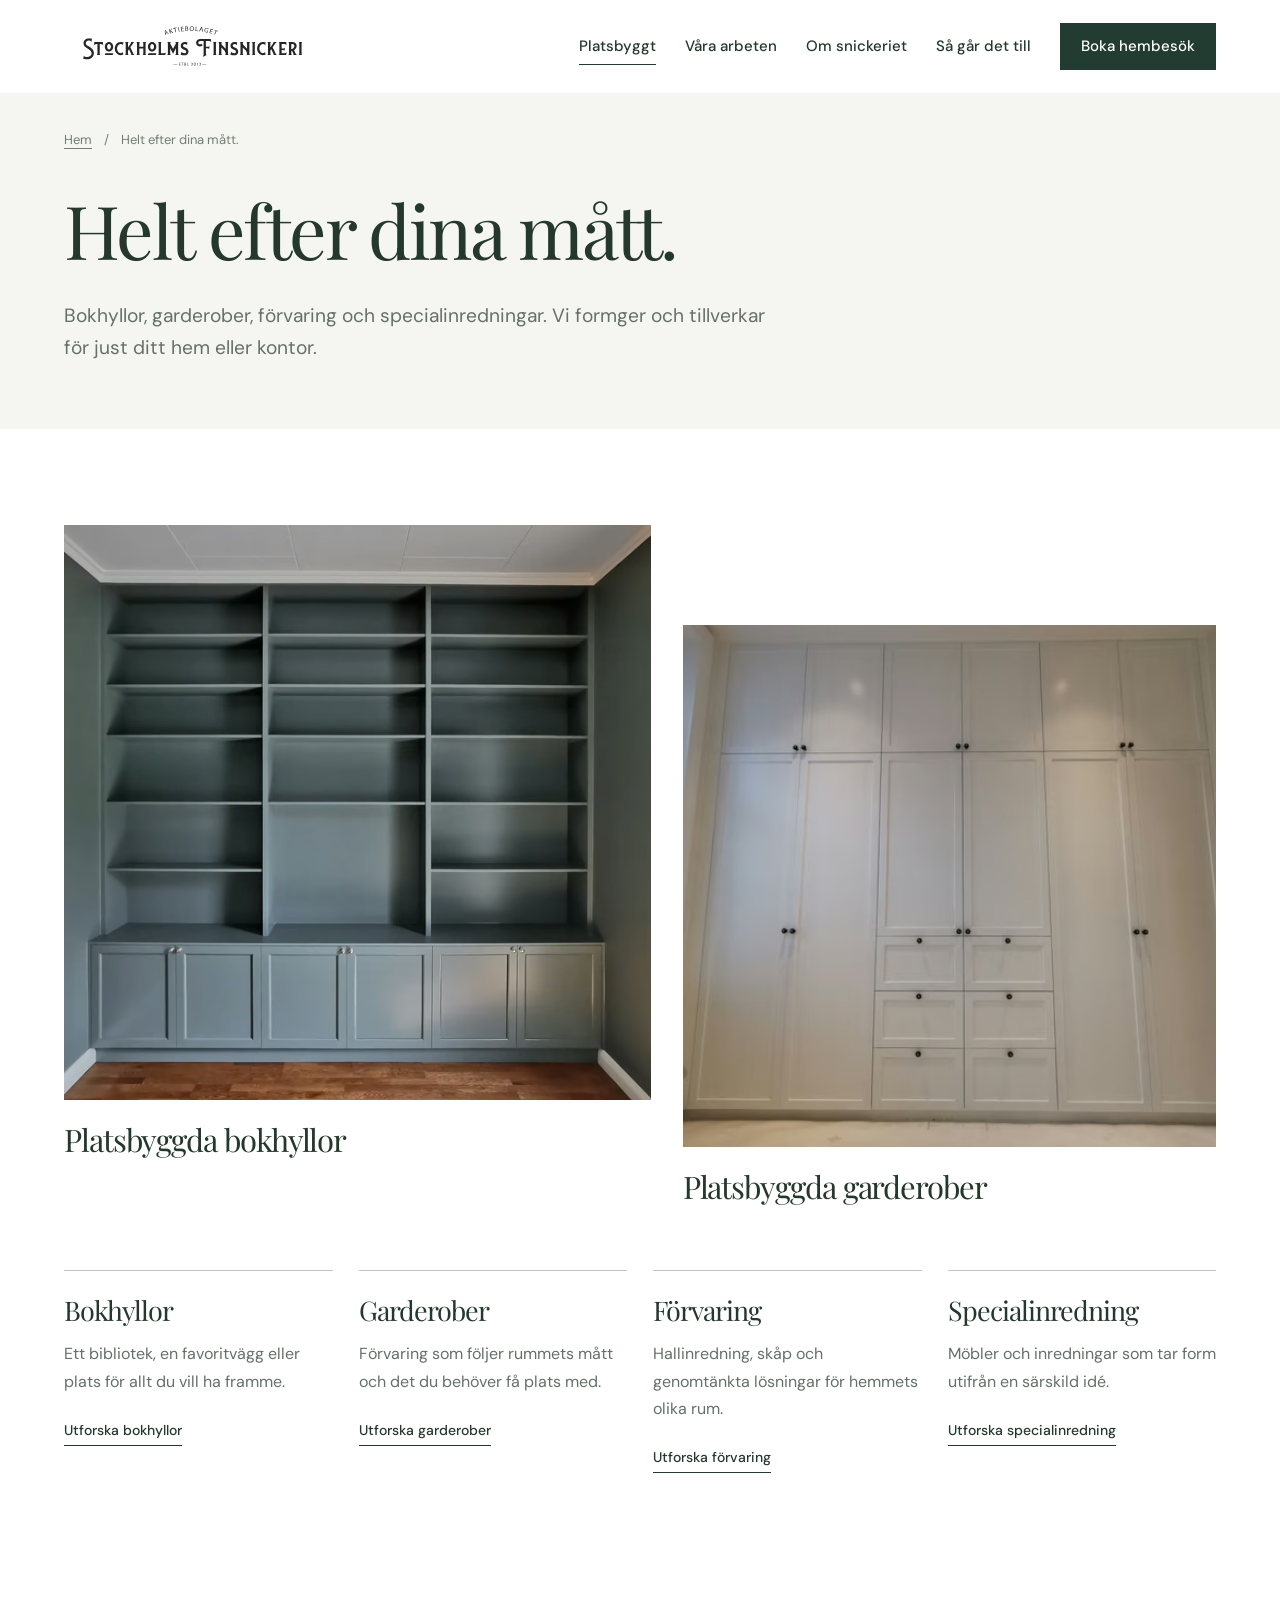
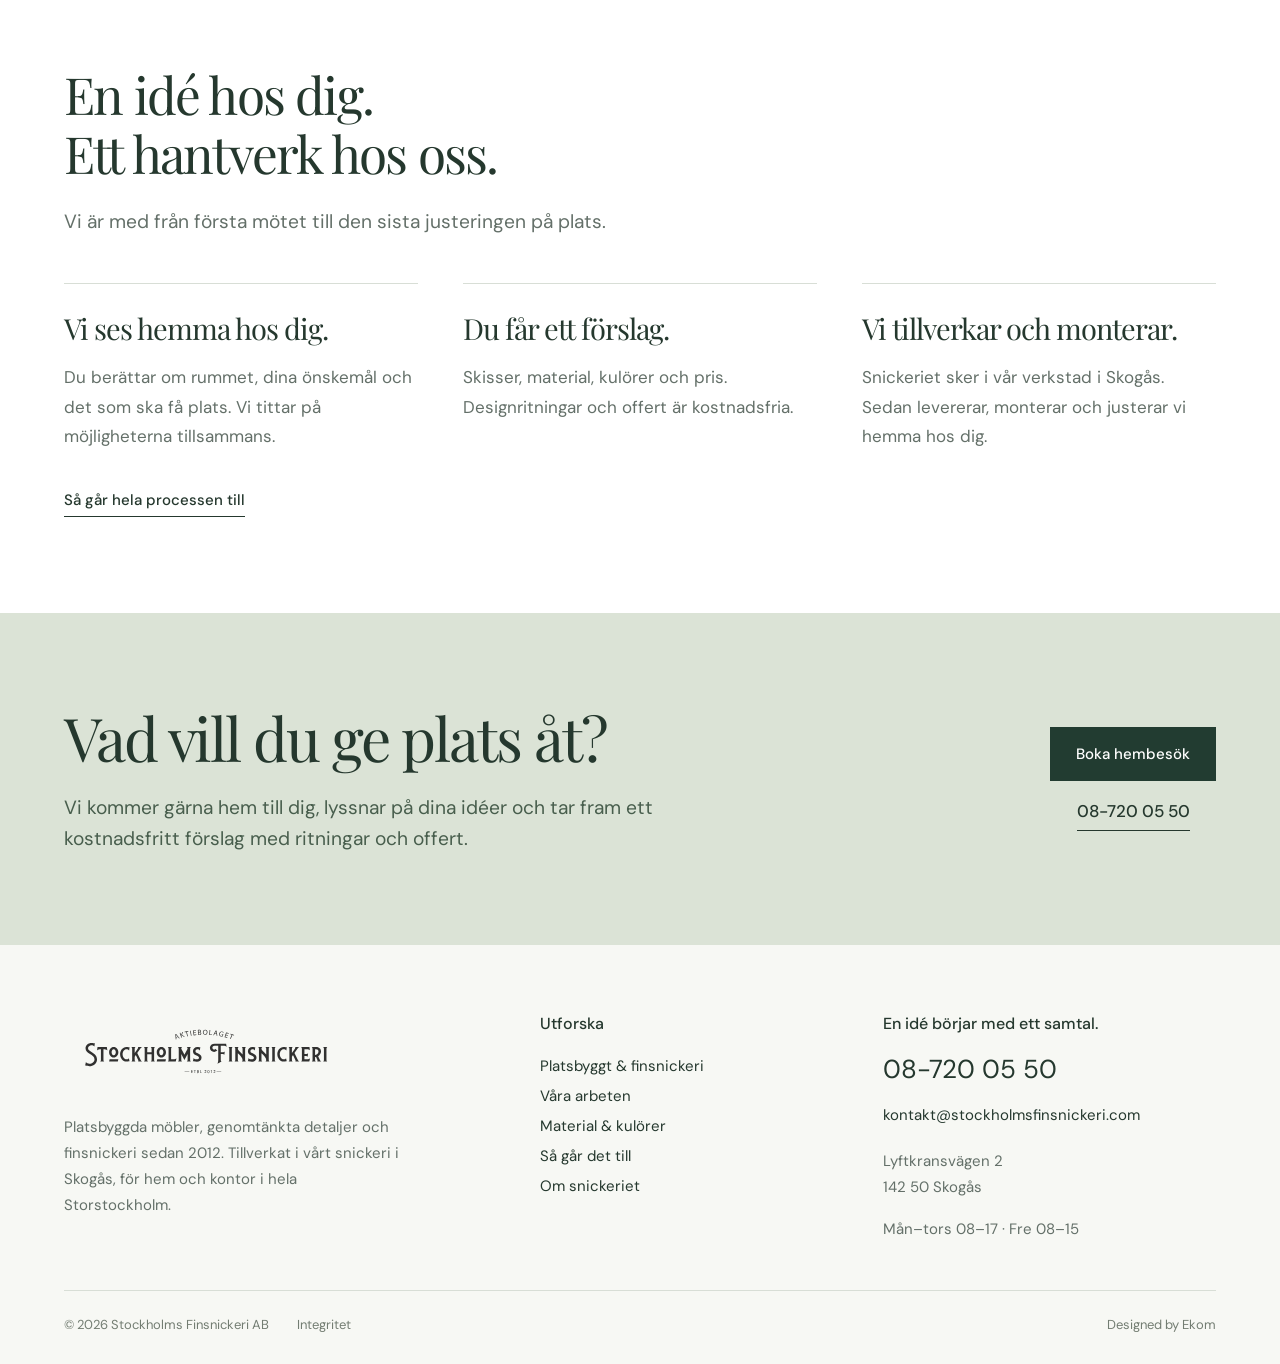
<file: platsbyggt.html>
<!doctype html><html lang="sv"><head><meta charset="utf-8"><meta name="viewport" content="width=device-width, initial-scale=1"><title>Platsbyggda möbler &amp; finsnickeri | Stockholm</title><meta name="description" content="Utforska platsbyggda bokhyllor, garderober, förvaring och specialinredning hos Stockholms Finsnickeri. Tillverkning i Skogås för hela Storstockholm."><link rel="canonical" href="https://stockholmsfinsnickeri.com/platsbyggt.html"><meta name="theme-color" content="#223c31"><meta property="og:type" content="website"><meta property="og:locale" content="sv_SE"><meta property="og:site_name" content="Stockholms Finsnickeri"><meta property="og:title" content="Platsbyggda möbler &amp; finsnickeri | Stockholm"><meta property="og:description" content="Utforska platsbyggda bokhyllor, garderober, förvaring och specialinredning hos Stockholms Finsnickeri. Tillverkning i Skogås för hela Storstockholm."><meta property="og:url" content="https://stockholmsfinsnickeri.com/platsbyggt.html"><meta property="og:image" content="https://stockholmsfinsnickeri.com/assets/hero-library.webp"><meta name="twitter:card" content="summary_large_image"><link rel="icon" type="image/png" href="assets/favicon.png"><link rel="apple-touch-icon" href="assets/icon-180.png"><link rel="preload" href="assets/dm-sans.woff2" as="font" type="font/woff2" crossorigin><link rel="preload" href="assets/playfair-display.woff2" as="font" type="font/woff2" crossorigin><link rel="stylesheet" href="styles.css"><script type="application/ld+json">{"@context": "https://schema.org", "@graph": [{"@type": "HomeAndConstructionBusiness", "@id": "https://stockholmsfinsnickeri.com/#business", "name": "Stockholms Finsnickeri AB", "url": "https://stockholmsfinsnickeri.com/", "telephone": "+4687200550", "email": "kontakt@stockholmsfinsnickeri.com", "logo": "https://stockholmsfinsnickeri.com/assets/logo-wide.svg", "image": "https://stockholmsfinsnickeri.com/assets/hero-library.webp", "address": {"@type": "PostalAddress", "streetAddress": "Lyftkransvägen 2", "postalCode": "142 50", "addressLocality": "Skogås", "addressCountry": "SE"}, "areaServed": "Storstockholm", "openingHoursSpecification": [{"@type": "OpeningHoursSpecification", "dayOfWeek": ["Monday", "Tuesday", "Wednesday", "Thursday"], "opens": "08:00", "closes": "17:00"}, {"@type": "OpeningHoursSpecification", "dayOfWeek": "Friday", "opens": "08:00", "closes": "15:00"}]}, {"@type": "WebPage", "@id": "https://stockholmsfinsnickeri.com/platsbyggt.html#page", "url": "https://stockholmsfinsnickeri.com/platsbyggt.html", "name": "Platsbyggda möbler & finsnickeri | Stockholm", "description": "Utforska platsbyggda bokhyllor, garderober, förvaring och specialinredning hos Stockholms Finsnickeri. Tillverkning i Skogås för hela Storstockholm.", "inLanguage": "sv-SE", "about": {"@id": "https://stockholmsfinsnickeri.com/#business"}, "isPartOf": {"@type": "WebSite", "@id": "https://stockholmsfinsnickeri.com/#website", "name": "Stockholms Finsnickeri", "url": "https://stockholmsfinsnickeri.com/"}}, {"@type": "BreadcrumbList", "itemListElement": [{"@type": "ListItem", "position": 1, "name": "Hem", "item": "https://stockholmsfinsnickeri.com/"}, {"@type": "ListItem", "position": 2, "name": "Platsbyggda möbler & finsnickeri", "item": "https://stockholmsfinsnickeri.com/platsbyggt.html"}]}]}</script></head><body class=""><a class="skip" href="#main">Hoppa till innehållet</a><header class="site-header"><div class="nav-wrap"><a href="index.html" class="brand" aria-label="Stockholms Finsnickeri, startsida"><img src="assets/logo-wide.svg" alt="Stockholms Finsnickeri" width="1857" height="479"></a><nav class="desktop-nav" aria-label="Huvudmeny"><a href="platsbyggt.html" aria-current="page">Platsbyggt</a><a href="galleri.html">Våra arbeten</a><a href="om-oss.html">Om snickeriet</a><a href="sa-gar-det-till.html">Så går det till</a><a class="btn " href="kontakt.html"><span>Boka hembesök</span></a></nav><button class="menu-toggle" aria-controls="mobile-nav" aria-expanded="false"><span>Meny</span><span class="menu-bars" aria-hidden="true"><i></i><i></i></span></button></div></header><nav class="mobile-nav" id="mobile-nav" aria-label="Mobilmeny" hidden><a href="index.html">Hem</a><a href="platsbyggt.html" aria-current="page">Platsbyggt</a><a href="galleri.html">Våra arbeten</a><a href="om-oss.html">Om snickeriet</a><a href="sa-gar-det-till.html">Så går det till</a><a href="kontakt.html">Kontakt</a><div class="nav-extra"><a class="btn " href="tel:+4687200550"><span>Ring 08-720 05 50</span></a><p><a href="mailto:kontakt@stockholmsfinsnickeri.com">kontakt@stockholmsfinsnickeri.com</a></p></div></nav><main id="main"><section class="subhead"><div class="wrap"><nav class="breadcrumbs" aria-label="Brödsmulor"><a href="index.html">Hem</a><span aria-hidden="true">/</span><span>Helt efter dina mått.</span></nav><h1>Helt efter dina mått.</h1><p class="lead">Bokhyllor, garderober, förvaring och specialinredningar. Vi formger och tillverkar för just ditt hem eller kontor.</p></div></section><section class="section"><div class="wrap"><div class="feature-pair"><article class="feature-card"><a href="bokhyllor.html"><picture><source type="image/avif" srcset="assets/library-green-640.avif 640w, assets/library-green-1100.avif 1100w, assets/library-green.avif 1500w" sizes="(max-width: 800px) 100vw, 50vw"><img src="assets/library-green.webp" srcset="assets/library-green-640.webp 640w, assets/library-green-1100.webp 1100w, assets/library-green.webp 1500w" sizes="(max-width: 800px) 100vw, 50vw" width="1500" height="1500" alt="Grön platsbyggd bokhylla med underskåp." loading="eager" fetchpriority="high" decoding="async"></picture></a><div class="meta"><h3><a href="bokhyllor.html">Platsbyggda bokhyllor</a></h3></div></article><article class="feature-card"><a href="garderober.html"><picture><source type="image/avif" srcset="assets/wardrobe-classic-640.avif 640w, assets/wardrobe-classic-1100.avif 1100w, assets/wardrobe-classic.avif 1280w" sizes="(max-width: 800px) 100vw, 50vw"><img src="assets/wardrobe-classic.webp" srcset="assets/wardrobe-classic-640.webp 640w, assets/wardrobe-classic-1100.webp 1100w, assets/wardrobe-classic.webp 1280w" sizes="(max-width: 800px) 100vw, 50vw" width="1280" height="960" alt="Platsbyggd garderob med spegelluckor och lådor." loading="eager" fetchpriority="high" decoding="async"></picture></a><div class="meta"><h3><a href="garderober.html">Platsbyggda garderober</a></h3></div></article></div><div class="services-list"><article class="service"><h3>Bokhyllor</h3><p>Ett bibliotek, en favoritvägg eller plats för allt du vill ha framme.</p><a class="text-link" href="bokhyllor.html">Utforska bokhyllor</a></article><article class="service"><h3>Garderober</h3><p>Förvaring som följer rummets mått och det du behöver få plats med.</p><a class="text-link" href="garderober.html">Utforska garderober</a></article><article class="service"><h3>Förvaring</h3><p>Hallinredning, skåp och genomtänkta lösningar för hemmets olika rum.</p><a class="text-link" href="forvaring.html">Utforska förvaring</a></article><article class="service"><h3>Specialinredning</h3><p>Möbler och inredningar som tar form utifrån en särskild idé.</p><a class="text-link" href="specialinredning.html">Utforska specialinredning</a></article></div></div></section><section class="section"><div class="wrap"><div class="intro"><h2>En idé hos dig.<br>Ett hantverk hos oss.</h2><p class="lead">Vi är med från första mötet till den sista justeringen på plats.</p></div><div class="steps"><div class="step"><h3>Vi ses hemma hos dig.</h3><p>Du berättar om rummet, dina önskemål och det som ska få plats. Vi tittar på möjligheterna tillsammans.</p></div><div class="step"><h3>Du får ett förslag.</h3><p>Skisser, material, kulörer och pris. Designritningar och offert är kostnadsfria.</p></div><div class="step"><h3>Vi tillverkar och monterar.</h3><p>Snickeriet sker i vår verkstad i Skogås. Sedan levererar, monterar och justerar vi hemma hos dig.</p></div></div><div class="actions"><a class="text-link" href="sa-gar-det-till.html">Så går hela processen till</a></div></div></section><section class="contact-banner"><div class="wrap"><div><h2>Vad vill du ge plats åt?</h2><p class="lead">Vi kommer gärna hem till dig, lyssnar på dina idéer och tar fram ett kostnadsfritt förslag med ritningar och offert.</p></div><div class="actions"><a class="btn " href="kontakt.html"><span>Boka hembesök</span></a><a class="text-link" href="tel:+4687200550">08-720 05 50</a></div></div></section></main><footer class="site-footer"><div class="wrap"><div class="footer-grid"><div><a href="index.html" class="footer-brand"><img src="assets/logo-wide.svg" alt="Stockholms Finsnickeri" width="1857" height="479"></a><p>Platsbyggda möbler, genomtänkta detaljer och finsnickeri sedan 2012. Tillverkat i vårt snickeri i Skogås, för hem och kontor i hela Storstockholm.</p></div><div><h3>Utforska</h3><a href="platsbyggt.html">Platsbyggt &amp; finsnickeri</a><a href="galleri.html">Våra arbeten</a><a href="material.html">Material &amp; kulörer</a><a href="sa-gar-det-till.html">Så går det till</a><a href="om-oss.html">Om snickeriet</a></div><div class="footer-contact"><h3>En idé börjar med ett samtal.</h3><a href="tel:+4687200550" class="phone">08-720 05 50</a><a href="mailto:kontakt@stockholmsfinsnickeri.com">kontakt@stockholmsfinsnickeri.com</a><p style="margin-top:18px">Lyftkransvägen 2<br>142 50 Skogås</p><p style="margin-top:16px">Mån–tors 08–17 · Fre 08–15</p></div></div><div class="footer-bottom"><span>© 2026 Stockholms Finsnickeri AB</span><a href="integritet.html">Integritet</a><span class="credit">Designed by <a href="https://ekom.se" target="_blank" rel="noopener noreferrer">Ekom</a></span></div></div></footer><div class="mobile-cta"><a class="btn outline" href="tel:+4687200550"><span>Ring oss</span></a><a class="btn " href="kontakt.html"><span>Boka hembesök</span></a></div><dialog class="lightbox" aria-label="Bildgalleri"><div class="lightbox-top"><p></p><button type="button" data-close autofocus>Stäng</button></div><img class="lightbox-image" src="[data-uri]" alt=""><div class="lightbox-bottom"><button type="button" data-direction="-1">Föregående</button><span class="lightbox-count" aria-live="polite"></span><button type="button" data-direction="1">Nästa</button></div></dialog><script src="script.js" defer></script></body></html>
</file>
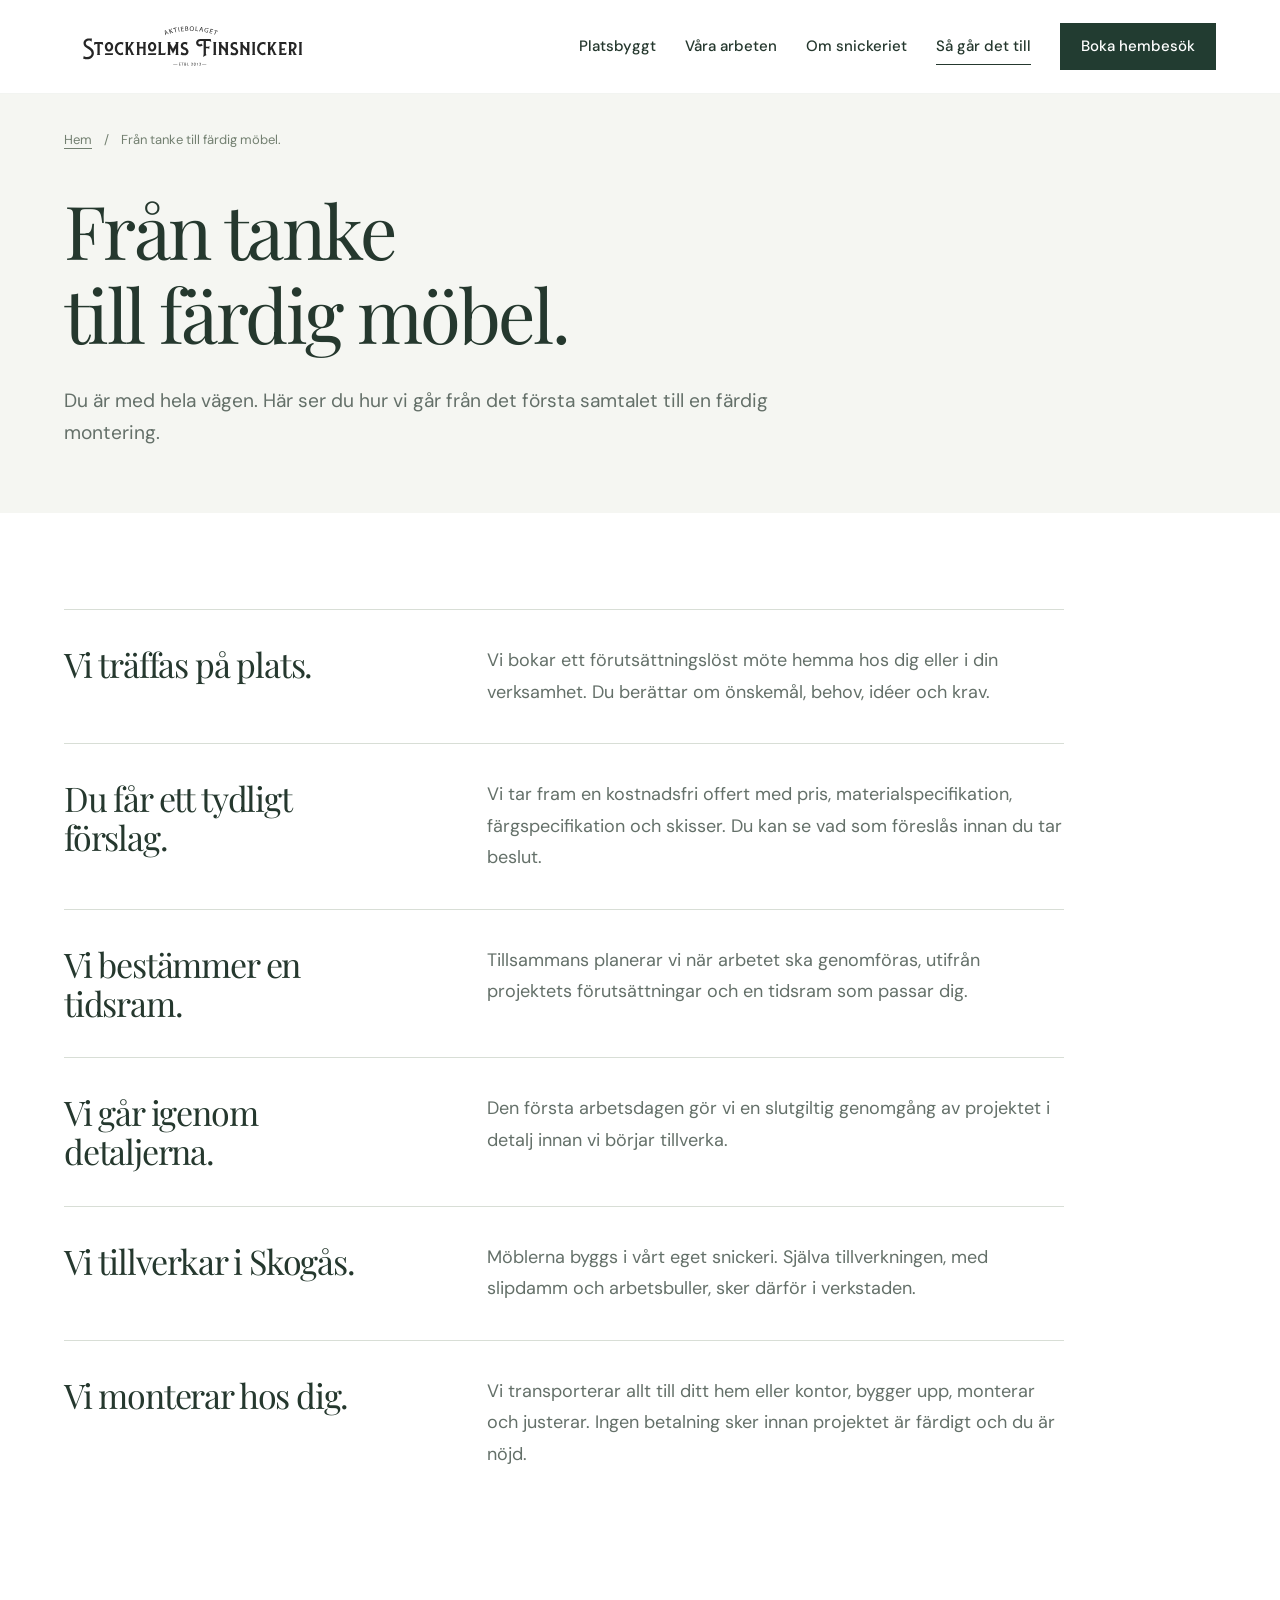
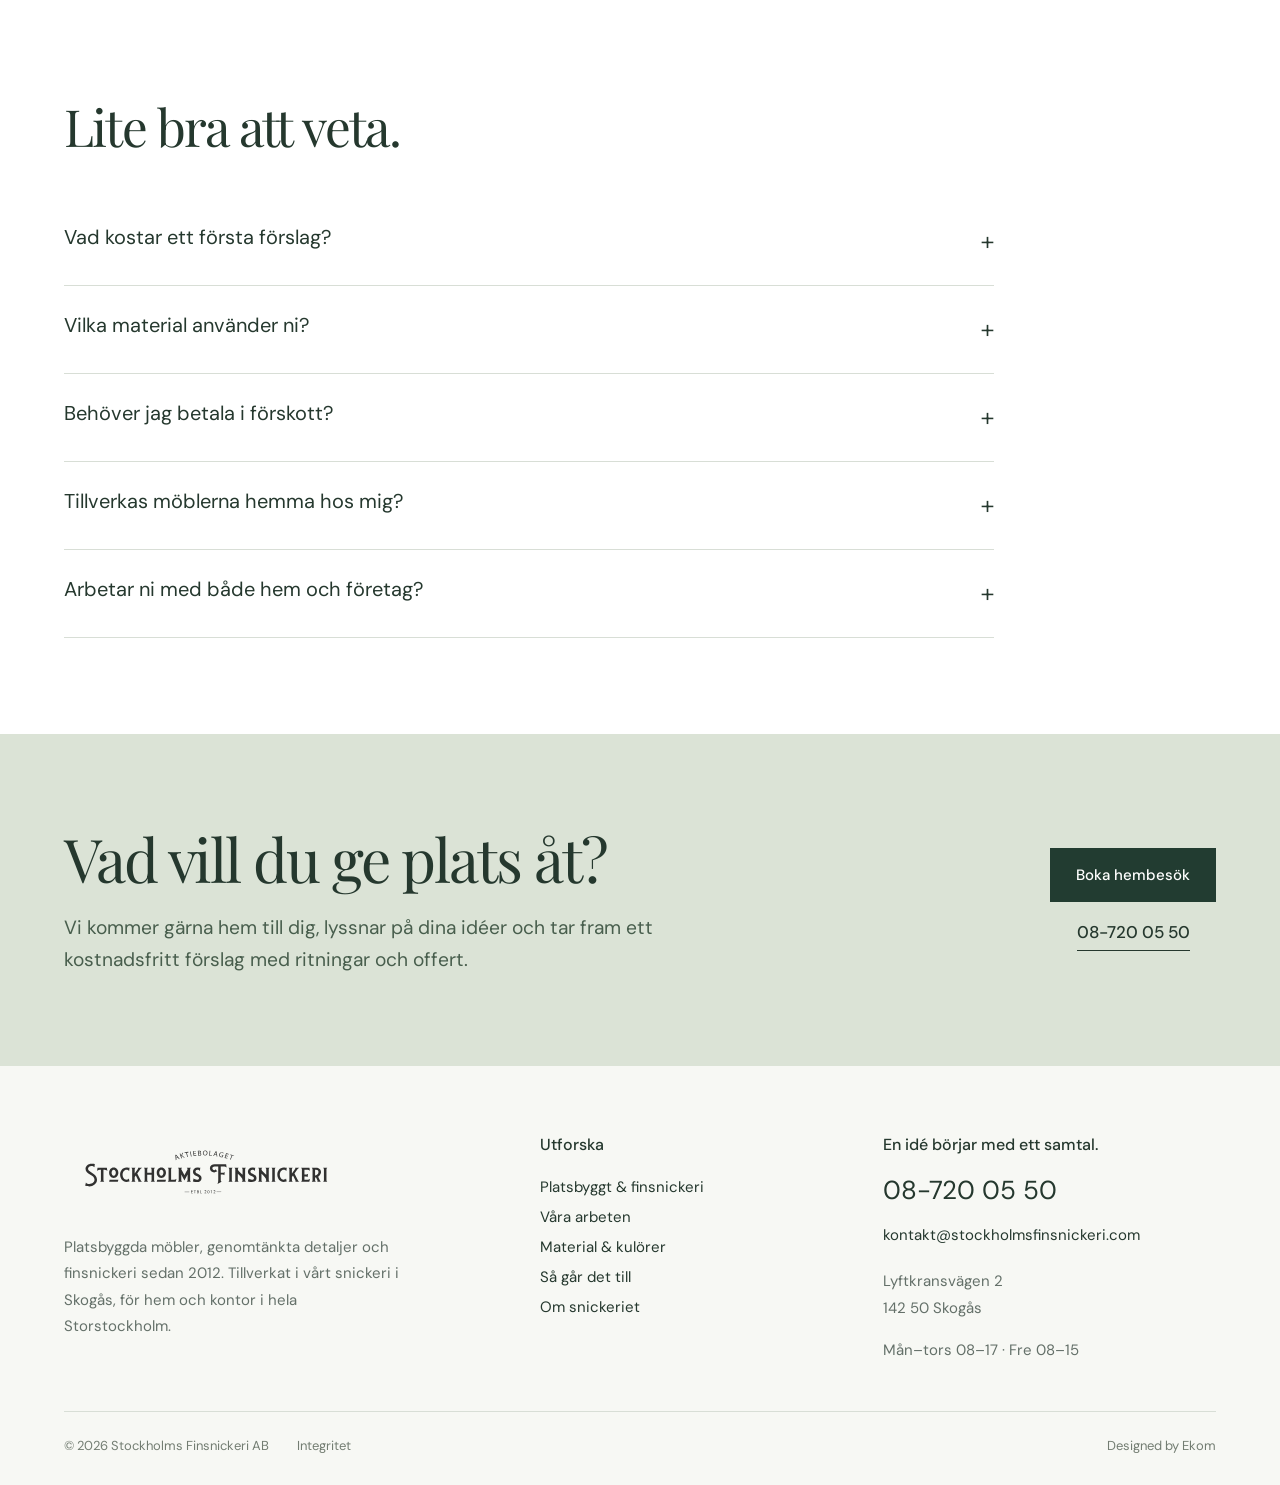
<file: sa-gar-det-till.html>
<!doctype html><html lang="sv"><head><meta charset="utf-8"><meta name="viewport" content="width=device-width, initial-scale=1"><title>Från hembesök till montering | Stockholms Finsnickeri</title><meta name="description" content="Så går det till: kostnadsfritt hembesök, skisser och offert, tillverkning i Skogås, leverans och montering. Ingen betalning i förskott."><link rel="canonical" href="https://stockholmsfinsnickeri.com/sa-gar-det-till.html"><meta name="theme-color" content="#223c31"><meta property="og:type" content="website"><meta property="og:locale" content="sv_SE"><meta property="og:site_name" content="Stockholms Finsnickeri"><meta property="og:title" content="Från hembesök till montering | Stockholms Finsnickeri"><meta property="og:description" content="Så går det till: kostnadsfritt hembesök, skisser och offert, tillverkning i Skogås, leverans och montering. Ingen betalning i förskott."><meta property="og:url" content="https://stockholmsfinsnickeri.com/sa-gar-det-till.html"><meta property="og:image" content="https://stockholmsfinsnickeri.com/assets/hero-library.webp"><meta name="twitter:card" content="summary_large_image"><link rel="icon" type="image/png" href="assets/favicon.png"><link rel="apple-touch-icon" href="assets/icon-180.png"><link rel="preload" href="assets/dm-sans.woff2" as="font" type="font/woff2" crossorigin><link rel="preload" href="assets/playfair-display.woff2" as="font" type="font/woff2" crossorigin><link rel="stylesheet" href="styles.css"><script type="application/ld+json">{"@context": "https://schema.org", "@graph": [{"@type": "HomeAndConstructionBusiness", "@id": "https://stockholmsfinsnickeri.com/#business", "name": "Stockholms Finsnickeri AB", "url": "https://stockholmsfinsnickeri.com/", "telephone": "+4687200550", "email": "kontakt@stockholmsfinsnickeri.com", "logo": "https://stockholmsfinsnickeri.com/assets/logo-wide.svg", "image": "https://stockholmsfinsnickeri.com/assets/hero-library.webp", "address": {"@type": "PostalAddress", "streetAddress": "Lyftkransvägen 2", "postalCode": "142 50", "addressLocality": "Skogås", "addressCountry": "SE"}, "areaServed": "Storstockholm", "openingHoursSpecification": [{"@type": "OpeningHoursSpecification", "dayOfWeek": ["Monday", "Tuesday", "Wednesday", "Thursday"], "opens": "08:00", "closes": "17:00"}, {"@type": "OpeningHoursSpecification", "dayOfWeek": "Friday", "opens": "08:00", "closes": "15:00"}]}, {"@type": "WebPage", "@id": "https://stockholmsfinsnickeri.com/sa-gar-det-till.html#page", "url": "https://stockholmsfinsnickeri.com/sa-gar-det-till.html", "name": "Från hembesök till montering | Stockholms Finsnickeri", "description": "Så går det till: kostnadsfritt hembesök, skisser och offert, tillverkning i Skogås, leverans och montering. Ingen betalning i förskott.", "inLanguage": "sv-SE", "about": {"@id": "https://stockholmsfinsnickeri.com/#business"}, "isPartOf": {"@type": "WebSite", "@id": "https://stockholmsfinsnickeri.com/#website", "name": "Stockholms Finsnickeri", "url": "https://stockholmsfinsnickeri.com/"}}, {"@type": "BreadcrumbList", "itemListElement": [{"@type": "ListItem", "position": 1, "name": "Hem", "item": "https://stockholmsfinsnickeri.com/"}, {"@type": "ListItem", "position": 2, "name": "Från hembesök till montering", "item": "https://stockholmsfinsnickeri.com/sa-gar-det-till.html"}]}]}</script></head><body class=""><a class="skip" href="#main">Hoppa till innehållet</a><header class="site-header"><div class="nav-wrap"><a href="index.html" class="brand" aria-label="Stockholms Finsnickeri, startsida"><img src="assets/logo-wide.svg" alt="Stockholms Finsnickeri" width="1857" height="479"></a><nav class="desktop-nav" aria-label="Huvudmeny"><a href="platsbyggt.html">Platsbyggt</a><a href="galleri.html">Våra arbeten</a><a href="om-oss.html">Om snickeriet</a><a href="sa-gar-det-till.html" aria-current="page">Så går det till</a><a class="btn " href="kontakt.html"><span>Boka hembesök</span></a></nav><button class="menu-toggle" aria-controls="mobile-nav" aria-expanded="false"><span>Meny</span><span class="menu-bars" aria-hidden="true"><i></i><i></i></span></button></div></header><nav class="mobile-nav" id="mobile-nav" aria-label="Mobilmeny" hidden><a href="index.html">Hem</a><a href="platsbyggt.html">Platsbyggt</a><a href="galleri.html">Våra arbeten</a><a href="om-oss.html">Om snickeriet</a><a href="sa-gar-det-till.html" aria-current="page">Så går det till</a><a href="kontakt.html">Kontakt</a><div class="nav-extra"><a class="btn " href="tel:+4687200550"><span>Ring 08-720 05 50</span></a><p><a href="mailto:kontakt@stockholmsfinsnickeri.com">kontakt@stockholmsfinsnickeri.com</a></p></div></nav><main id="main"><section class="subhead"><div class="wrap"><nav class="breadcrumbs" aria-label="Brödsmulor"><a href="index.html">Hem</a><span aria-hidden="true">/</span><span>Från tanke till färdig möbel.</span></nav><h1>Från tanke<br>till färdig möbel.</h1><p class="lead">Du är med hela vägen. Här ser du hur vi går från det första samtalet till en färdig montering.</p></div></section><section class="section"><div class="wrap"><ol class="process-list"><li><h2>Vi träffas på plats.</h2><p>Vi bokar ett förutsättningslöst möte hemma hos dig eller i din verksamhet. Du berättar om önskemål, behov, idéer och krav.</p></li><li><h2>Du får ett tydligt förslag.</h2><p>Vi tar fram en kostnadsfri offert med pris, materialspecifikation, färgspecifikation och skisser. Du kan se vad som föreslås innan du tar beslut.</p></li><li><h2>Vi bestämmer en tidsram.</h2><p>Tillsammans planerar vi när arbetet ska genomföras, utifrån projektets förutsättningar och en tidsram som passar dig.</p></li><li><h2>Vi går igenom detaljerna.</h2><p>Den första arbetsdagen gör vi en slutgiltig genomgång av projektet i detalj innan vi börjar tillverka.</p></li><li><h2>Vi tillverkar i Skogås.</h2><p>Möblerna byggs i vårt eget snickeri. Själva tillverkningen, med slipdamm och arbetsbuller, sker därför i verkstaden.</p></li><li><h2>Vi monterar hos dig.</h2><p>Vi transporterar allt till ditt hem eller kontor, bygger upp, monterar och justerar. Ingen betalning sker innan projektet är färdigt och du är nöjd.</p></li></ol></div></section><section class="section"><div class="wrap"><div class="intro"><h2>Lite bra att veta.</h2></div><div class="faq"><details><summary>Vad kostar ett första förslag?</summary><p>Efter ett hembesök tar vi fram ett kostnadsfritt förslag som innehåller designritningar och offert. Du får en tydlig bild av både utformning och pris innan du bestämmer dig.</p></details><details><summary>Vilka material använder ni?</summary><p>Vi arbetar främst med massivt trä, fanérade skivor och kvalitativ HDF. Ytorna handmålas eller sprutlackeras, och du kan välja kulör enligt NCS.</p></details><details><summary>Behöver jag betala i förskott?</summary><p>Nej. Ingenting betalas innan projektet är färdigställt och du är nöjd med resultatet.</p></details><details><summary>Tillverkas möblerna hemma hos mig?</summary><p>Möblerna tillverkas i vårt snickeri i Skogås. Sedan transporterar vi dem till dig för montering och justering. På så sätt sker själva tillverkningen, med slipdamm och arbetsbuller, i verkstaden.</p></details><details><summary>Arbetar ni med både hem och företag?</summary><p>Ja. Vi gör platsbyggda möbler och specialinredningar för både hem och kontor i hela Storstockholm, liksom fristående möbler och särskilda finsnickeriprojekt.</p></details></div></div></section><section class="contact-banner"><div class="wrap"><div><h2>Vad vill du ge plats åt?</h2><p class="lead">Vi kommer gärna hem till dig, lyssnar på dina idéer och tar fram ett kostnadsfritt förslag med ritningar och offert.</p></div><div class="actions"><a class="btn " href="kontakt.html"><span>Boka hembesök</span></a><a class="text-link" href="tel:+4687200550">08-720 05 50</a></div></div></section></main><footer class="site-footer"><div class="wrap"><div class="footer-grid"><div><a href="index.html" class="footer-brand"><img src="assets/logo-wide.svg" alt="Stockholms Finsnickeri" width="1857" height="479"></a><p>Platsbyggda möbler, genomtänkta detaljer och finsnickeri sedan 2012. Tillverkat i vårt snickeri i Skogås, för hem och kontor i hela Storstockholm.</p></div><div><h3>Utforska</h3><a href="platsbyggt.html">Platsbyggt &amp; finsnickeri</a><a href="galleri.html">Våra arbeten</a><a href="material.html">Material &amp; kulörer</a><a href="sa-gar-det-till.html">Så går det till</a><a href="om-oss.html">Om snickeriet</a></div><div class="footer-contact"><h3>En idé börjar med ett samtal.</h3><a href="tel:+4687200550" class="phone">08-720 05 50</a><a href="mailto:kontakt@stockholmsfinsnickeri.com">kontakt@stockholmsfinsnickeri.com</a><p style="margin-top:18px">Lyftkransvägen 2<br>142 50 Skogås</p><p style="margin-top:16px">Mån–tors 08–17 · Fre 08–15</p></div></div><div class="footer-bottom"><span>© 2026 Stockholms Finsnickeri AB</span><a href="integritet.html">Integritet</a><span class="credit">Designed by <a href="https://ekom.se" target="_blank" rel="noopener noreferrer">Ekom</a></span></div></div></footer><div class="mobile-cta"><a class="btn outline" href="tel:+4687200550"><span>Ring oss</span></a><a class="btn " href="kontakt.html"><span>Boka hembesök</span></a></div><dialog class="lightbox" aria-label="Bildgalleri"><div class="lightbox-top"><p></p><button type="button" data-close autofocus>Stäng</button></div><img class="lightbox-image" src="[data-uri]" alt=""><div class="lightbox-bottom"><button type="button" data-direction="-1">Föregående</button><span class="lightbox-count" aria-live="polite"></span><button type="button" data-direction="1">Nästa</button></div></dialog><script src="script.js" defer></script></body></html>
</file>
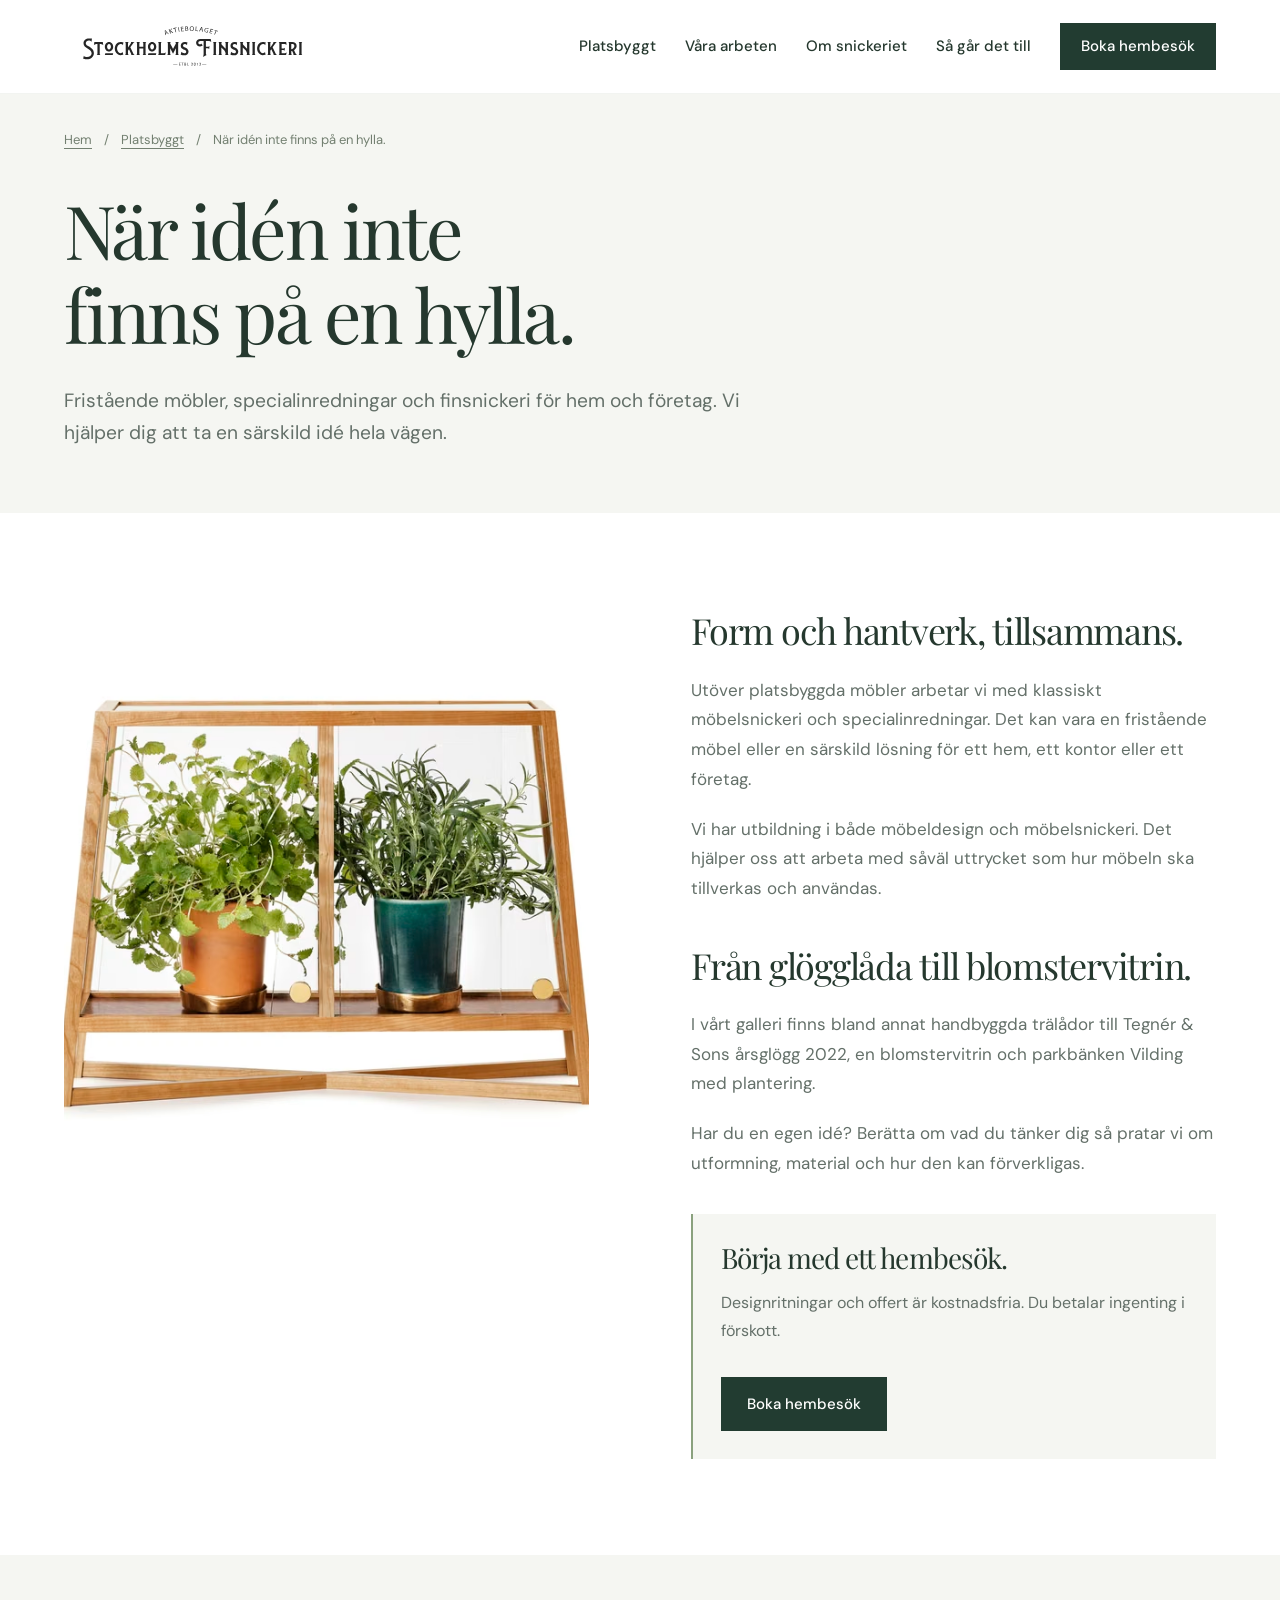
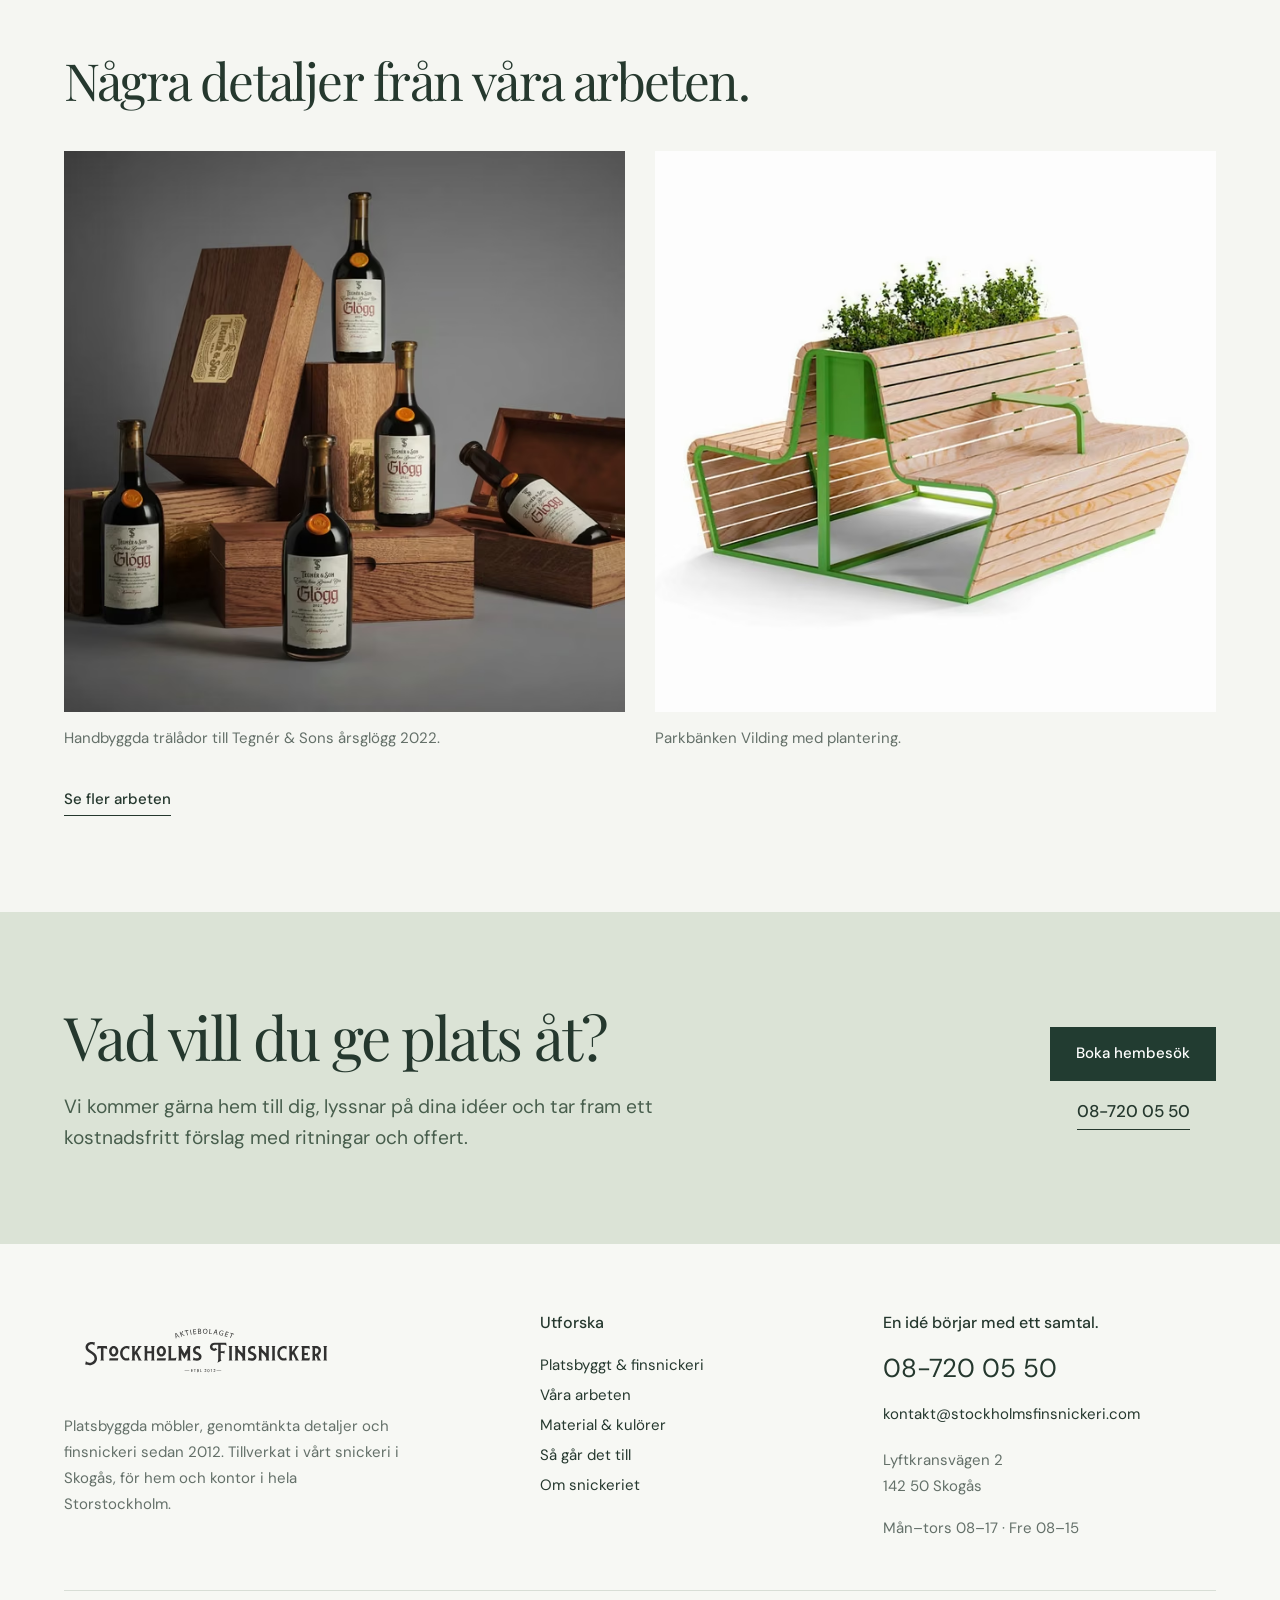
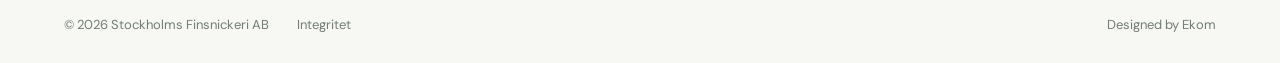
<file: specialinredning.html>
<!doctype html><html lang="sv"><head><meta charset="utf-8"><meta name="viewport" content="width=device-width, initial-scale=1"><title>Specialinredning &amp; möbelsnickeri i Stockholm | Stockholms Finsnickeri</title><meta name="description" content="Fristående möbler, specialinredningar och finsnickeri för hem och företag. Vi hjälper dig att ta en särskild idé hela vägen. Kostnadsfritt hembesök och offert."><link rel="canonical" href="https://stockholmsfinsnickeri.com/specialinredning.html"><meta name="theme-color" content="#223c31"><meta property="og:type" content="website"><meta property="og:locale" content="sv_SE"><meta property="og:site_name" content="Stockholms Finsnickeri"><meta property="og:title" content="Specialinredning &amp; möbelsnickeri i Stockholm | Stockholms Finsnickeri"><meta property="og:description" content="Fristående möbler, specialinredningar och finsnickeri för hem och företag. Vi hjälper dig att ta en särskild idé hela vägen. Kostnadsfritt hembesök och offert."><meta property="og:url" content="https://stockholmsfinsnickeri.com/specialinredning.html"><meta property="og:image" content="https://stockholmsfinsnickeri.com/assets/flower-vitrine.webp"><meta name="twitter:card" content="summary_large_image"><link rel="icon" type="image/png" href="assets/favicon.png"><link rel="apple-touch-icon" href="assets/icon-180.png"><link rel="preload" href="assets/dm-sans.woff2" as="font" type="font/woff2" crossorigin><link rel="preload" href="assets/playfair-display.woff2" as="font" type="font/woff2" crossorigin><link rel="stylesheet" href="styles.css"><script type="application/ld+json">{"@context": "https://schema.org", "@graph": [{"@type": "HomeAndConstructionBusiness", "@id": "https://stockholmsfinsnickeri.com/#business", "name": "Stockholms Finsnickeri AB", "url": "https://stockholmsfinsnickeri.com/", "telephone": "+4687200550", "email": "kontakt@stockholmsfinsnickeri.com", "logo": "https://stockholmsfinsnickeri.com/assets/logo-wide.svg", "image": "https://stockholmsfinsnickeri.com/assets/hero-library.webp", "address": {"@type": "PostalAddress", "streetAddress": "Lyftkransvägen 2", "postalCode": "142 50", "addressLocality": "Skogås", "addressCountry": "SE"}, "areaServed": "Storstockholm", "openingHoursSpecification": [{"@type": "OpeningHoursSpecification", "dayOfWeek": ["Monday", "Tuesday", "Wednesday", "Thursday"], "opens": "08:00", "closes": "17:00"}, {"@type": "OpeningHoursSpecification", "dayOfWeek": "Friday", "opens": "08:00", "closes": "15:00"}]}, {"@type": "WebPage", "@id": "https://stockholmsfinsnickeri.com/specialinredning.html#page", "url": "https://stockholmsfinsnickeri.com/specialinredning.html", "name": "Specialinredning & möbelsnickeri i Stockholm | Stockholms Finsnickeri", "description": "Fristående möbler, specialinredningar och finsnickeri för hem och företag. Vi hjälper dig att ta en särskild idé hela vägen. Kostnadsfritt hembesök och offert.", "inLanguage": "sv-SE", "about": {"@id": "https://stockholmsfinsnickeri.com/#business"}, "isPartOf": {"@type": "WebSite", "@id": "https://stockholmsfinsnickeri.com/#website", "name": "Stockholms Finsnickeri", "url": "https://stockholmsfinsnickeri.com/"}}, {"@type": "BreadcrumbList", "itemListElement": [{"@type": "ListItem", "position": 1, "name": "Hem", "item": "https://stockholmsfinsnickeri.com/"}, {"@type": "ListItem", "position": 2, "name": "Specialinredning & möbelsnickeri i Stockholm", "item": "https://stockholmsfinsnickeri.com/specialinredning.html"}]}]}</script></head><body class=""><a class="skip" href="#main">Hoppa till innehållet</a><header class="site-header"><div class="nav-wrap"><a href="index.html" class="brand" aria-label="Stockholms Finsnickeri, startsida"><img src="assets/logo-wide.svg" alt="Stockholms Finsnickeri" width="1857" height="479"></a><nav class="desktop-nav" aria-label="Huvudmeny"><a href="platsbyggt.html">Platsbyggt</a><a href="galleri.html">Våra arbeten</a><a href="om-oss.html">Om snickeriet</a><a href="sa-gar-det-till.html">Så går det till</a><a class="btn " href="kontakt.html"><span>Boka hembesök</span></a></nav><button class="menu-toggle" aria-controls="mobile-nav" aria-expanded="false"><span>Meny</span><span class="menu-bars" aria-hidden="true"><i></i><i></i></span></button></div></header><nav class="mobile-nav" id="mobile-nav" aria-label="Mobilmeny" hidden><a href="index.html">Hem</a><a href="platsbyggt.html">Platsbyggt</a><a href="galleri.html">Våra arbeten</a><a href="om-oss.html">Om snickeriet</a><a href="sa-gar-det-till.html">Så går det till</a><a href="kontakt.html">Kontakt</a><div class="nav-extra"><a class="btn " href="tel:+4687200550"><span>Ring 08-720 05 50</span></a><p><a href="mailto:kontakt@stockholmsfinsnickeri.com">kontakt@stockholmsfinsnickeri.com</a></p></div></nav><main id="main"><section class="subhead"><div class="wrap"><nav class="breadcrumbs" aria-label="Brödsmulor"><a href="index.html">Hem</a><span aria-hidden="true">/</span><a href="platsbyggt.html">Platsbyggt</a><span aria-hidden="true">/</span><span>När idén inte finns på en hylla.</span></nav><h1>När idén inte<br>finns på en hylla.</h1><p class="lead">Fristående möbler, specialinredningar och finsnickeri för hem och företag. Vi hjälper dig att ta en särskild idé hela vägen.</p></div></section><section class="section"><div class="wrap editorial"><div class="main-photo"><picture><source type="image/avif" srcset="assets/flower-vitrine-640.avif 640w, assets/flower-vitrine-1100.avif 1100w, assets/flower-vitrine.avif 1800w" sizes="(max-width: 800px) 100vw, 50vw"><img src="assets/flower-vitrine.webp" srcset="assets/flower-vitrine-640.webp 640w, assets/flower-vitrine-1100.webp 1100w, assets/flower-vitrine.webp 1800w" sizes="(max-width: 800px) 100vw, 50vw" width="1800" height="1800" alt="Vitrinskåp för blommor i trä och glas." loading="eager" fetchpriority="high" decoding="async"></picture></div><div class="prose"><h2>Form och hantverk, tillsammans.</h2><p>Utöver platsbyggda möbler arbetar vi med klassiskt möbelsnickeri och specialinredningar. Det kan vara en fristående möbel eller en särskild lösning för ett hem, ett kontor eller ett företag.</p><p>Vi har utbildning i både möbeldesign och möbelsnickeri. Det hjälper oss att arbeta med såväl uttrycket som hur möbeln ska tillverkas och användas.</p><h2>Från glögglåda till blomstervitrin.</h2><p>I vårt galleri finns bland annat handbyggda trälådor till Tegnér &amp; Sons årsglögg 2022, en blomstervitrin och parkbänken Vilding med plantering.</p><p>Har du en egen idé? Berätta om vad du tänker dig så pratar vi om utformning, material och hur den kan förverkligas.</p><div class="inset"><h3>Börja med ett hembesök.</h3><p>Designritningar och offert är kostnadsfria. Du betalar ingenting i förskott.</p><div class="actions"><a class="btn " href="kontakt.html"><span>Boka hembesök</span></a></div></div></div></div></section><section class="section paper"><div class="wrap"><div class="intro"><h2>Några detaljer från våra arbeten.</h2></div><div class="details-gallery"><figure><a href="assets/tegner-collection.webp" data-lightbox data-caption="Handbyggda trälådor till Tegnér &amp; Sons årsglögg 2022."><picture><source type="image/avif" srcset="assets/tegner-collection-640.avif 640w, assets/tegner-collection-1100.avif 1100w, assets/tegner-collection.avif 1500w" sizes="(max-width: 800px) 100vw, 50vw"><img src="assets/tegner-collection.webp" srcset="assets/tegner-collection-640.webp 640w, assets/tegner-collection-1100.webp 1100w, assets/tegner-collection.webp 1500w" sizes="(max-width: 800px) 100vw, 50vw" width="1500" height="1500" alt="Handbyggda trälådor till Tegnér &amp; Sons årsglögg 2022." loading="lazy" decoding="async"></picture></a><figcaption>Handbyggda trälådor till Tegnér & Sons årsglögg 2022.</figcaption></figure><figure><a href="assets/park-bench.webp" data-lightbox data-caption="Parkbänken Vilding med plantering."><picture><source type="image/avif" srcset="assets/park-bench-640.avif 640w, assets/park-bench-1100.avif 1100w, assets/park-bench.avif 1500w" sizes="(max-width: 800px) 100vw, 50vw"><img src="assets/park-bench.webp" srcset="assets/park-bench-640.webp 640w, assets/park-bench-1100.webp 1100w, assets/park-bench.webp 1500w" sizes="(max-width: 800px) 100vw, 50vw" width="1500" height="1500" alt="Parkbänken Vilding med plantering." loading="lazy" decoding="async"></picture></a><figcaption>Parkbänken Vilding med plantering.</figcaption></figure></div><div class="actions"><a class="text-link" href="galleri.html">Se fler arbeten</a></div></div></section><section class="contact-banner"><div class="wrap"><div><h2>Vad vill du ge plats åt?</h2><p class="lead">Vi kommer gärna hem till dig, lyssnar på dina idéer och tar fram ett kostnadsfritt förslag med ritningar och offert.</p></div><div class="actions"><a class="btn " href="kontakt.html"><span>Boka hembesök</span></a><a class="text-link" href="tel:+4687200550">08-720 05 50</a></div></div></section></main><footer class="site-footer"><div class="wrap"><div class="footer-grid"><div><a href="index.html" class="footer-brand"><img src="assets/logo-wide.svg" alt="Stockholms Finsnickeri" width="1857" height="479"></a><p>Platsbyggda möbler, genomtänkta detaljer och finsnickeri sedan 2012. Tillverkat i vårt snickeri i Skogås, för hem och kontor i hela Storstockholm.</p></div><div><h3>Utforska</h3><a href="platsbyggt.html">Platsbyggt &amp; finsnickeri</a><a href="galleri.html">Våra arbeten</a><a href="material.html">Material &amp; kulörer</a><a href="sa-gar-det-till.html">Så går det till</a><a href="om-oss.html">Om snickeriet</a></div><div class="footer-contact"><h3>En idé börjar med ett samtal.</h3><a href="tel:+4687200550" class="phone">08-720 05 50</a><a href="mailto:kontakt@stockholmsfinsnickeri.com">kontakt@stockholmsfinsnickeri.com</a><p style="margin-top:18px">Lyftkransvägen 2<br>142 50 Skogås</p><p style="margin-top:16px">Mån–tors 08–17 · Fre 08–15</p></div></div><div class="footer-bottom"><span>© 2026 Stockholms Finsnickeri AB</span><a href="integritet.html">Integritet</a><span class="credit">Designed by <a href="https://ekom.se" target="_blank" rel="noopener noreferrer">Ekom</a></span></div></div></footer><div class="mobile-cta"><a class="btn outline" href="tel:+4687200550"><span>Ring oss</span></a><a class="btn " href="kontakt.html"><span>Boka hembesök</span></a></div><dialog class="lightbox" aria-label="Bildgalleri"><div class="lightbox-top"><p></p><button type="button" data-close autofocus>Stäng</button></div><img class="lightbox-image" src="[data-uri]" alt=""><div class="lightbox-bottom"><button type="button" data-direction="-1">Föregående</button><span class="lightbox-count" aria-live="polite"></span><button type="button" data-direction="1">Nästa</button></div></dialog><script src="script.js" defer></script></body></html>
</file>
<file: styles.css>
@font-face{font-family:Display;src:url('assets/playfair-display.woff2') format('woff2');font-weight:400 800;font-display:swap}@font-face{font-family:Sans;src:url('assets/dm-sans.woff2') format('woff2');font-weight:100 1000;font-display:swap}
:root{--forest:#223c31;--deep:#14271f;--ink:#25382e;--muted:#647069;--paper:#f5f6f2;--line:#d8ded6;--sage:#dbe3d6;--pad:clamp(22px,5vw,80px);--max:1400px}*{box-sizing:border-box}html{scroll-behavior:smooth;scroll-padding-top:115px}body{margin:0;background:#fff;color:var(--ink);font:17px/1.75 Sans,Arial,sans-serif}button,input,textarea{font:inherit}button,a{-webkit-tap-highlight-color:transparent}button{cursor:pointer}a{color:inherit;text-decoration:none}a:hover{color:#65806a}img{display:block;max-width:100%;height:auto}picture{display:block}h1,h2,h3,p,figure{margin:0}h1,h2,h3{font-family:Display,Georgia,serif;font-weight:400;line-height:1.14;letter-spacing:-.035em}h1{font-size:clamp(48px,5.8vw,84px)}h2{font-size:clamp(36px,4vw,58px)}h3{font-size:28px}p{color:var(--muted)}p+p{margin-top:20px}button:focus-visible,a:focus-visible,summary:focus-visible{outline:2px solid #6c966e;outline-offset:5px}a,button{touch-action:manipulation}.skip{position:fixed;top:-100px;left:15px;background:white;z-index:30;padding:10px}.skip:focus{top:10px}.wrap{max-width:var(--max);margin:auto;padding-inline:var(--pad)}.section{padding-block:clamp(68px,7.5vw,112px)}.paper{background:var(--paper)}.label{font:600 13px/1.4 Sans,Arial,sans-serif;letter-spacing:.15em;text-transform:uppercase;margin-bottom:20px;color:inherit}.lead{font-size:clamp(19px,1.5vw,22px);line-height:1.65}.intro{max-width:735px;margin-bottom:42px}.intro p{margin-top:24px}.btn{display:inline-flex;justify-content:center;align-items:center;min-height:54px;padding:15px 25px;border:1px solid var(--forest);background:var(--forest);color:#fff;font:500 15px/1.35 Sans,Arial,sans-serif;white-space:nowrap;transition:background .2s,transform .2s}.btn:hover{background:var(--deep);color:#fff;transform:translateY(-2px)}.btn.outline{color:var(--forest);background:transparent}.btn.outline:hover{background:var(--paper)}.btn.cream{background:#f0f3e9;color:var(--deep);border-color:#f0f3e9}.btn.cream:hover{background:#dae3d4}.actions{display:flex;flex-wrap:wrap;gap:18px 26px;align-items:center;margin-top:32px}.text-link{display:inline-block;border-bottom:1px solid currentColor;padding-block:4px;font-size:15px;line-height:1.6;font-weight:500}.site-header{position:sticky;top:0;z-index:20;height:94px;background:#fff;border-bottom:1px solid #d8ded655}.nav-wrap{height:100%;max-width:1600px;margin:auto;padding-inline:var(--pad);display:flex;align-items:center;gap:32px}.brand{display:block;width:258px;flex-shrink:0}.brand img{width:100%;height:auto;filter:brightness(0) saturate(100%);opacity:.85}.desktop-nav{display:flex;margin-left:auto;gap:29px;align-items:center;font-size:15px;font-weight:500}.desktop-nav>a:not(.btn){padding-block:5px;border-bottom:1px solid transparent}.desktop-nav>a[aria-current=page]{border-color:currentColor}.desktop-nav .btn{min-height:46px;padding:12px 20px}.menu-toggle{background:transparent;color:inherit;border:0;display:none;align-items:center;gap:10px;font-size:14px;padding:12px 0 12px 12px}.menu-bars{display:grid;gap:6px;width:22px}.menu-bars i{height:1px;background:currentColor;width:22px}.home .site-header{position:fixed;left:0;right:0;background:transparent;color:white;border-bottom-color:#ffffff30;transition:background .25s,color .25s}.home .brand img{filter:none;opacity:1}.home .desktop-nav .btn{color:#fff;border-color:#ffffff80;background:transparent}.home .desktop-nav .btn:hover{background:#ffffff18}.home.scrolled .site-header,.home.menu-open .site-header{background:#fff;color:var(--ink);border-color:var(--line)}.home.scrolled .brand img,.home.menu-open .brand img{filter:brightness(0);opacity:.85}.home.scrolled .desktop-nav .btn{color:white;background:var(--forest);border-color:var(--forest)}.hero-sentinel{position:absolute;top:70px;left:0;width:1px;height:1px;pointer-events:none}.mobile-nav{position:fixed;z-index:19;inset:94px 0 0;background:#fff;overflow:auto;padding:30px var(--pad)}.mobile-nav[hidden]{display:none}.mobile-nav>a{display:block;font-family:Display,Georgia,serif;font-size:32px;border-bottom:1px solid var(--line);padding:14px 0;line-height:1.25}.mobile-nav .nav-extra{margin-top:30px}.nav-extra p{font-size:15px;margin-top:18px}.menu-open{overflow:hidden}.hero{position:relative;isolation:isolate;min-height:100svh;display:flex;align-items:center;background:var(--deep);color:#fff}.hero>picture,.hero>picture img{position:absolute;inset:0;width:100%;height:100%;object-fit:cover}.hero>picture img{object-position:50% 50%}.hero::after{content:'';position:absolute;inset:0;z-index:1;background:linear-gradient(90deg,rgba(11,24,17,.7) 0%,rgba(11,24,17,.28) 55%,rgba(11,24,17,.1)),linear-gradient(0deg,rgba(11,24,17,.3),transparent 50%)}.hero-content{position:relative;z-index:2;width:100%;padding-top:clamp(150px,17vh,210px);padding-bottom:95px}.hero h1{font-size:clamp(62px,7.8vw,115px);line-height:1.02;letter-spacing:-.04em;max-width:850px}.hero h1 span{display:block}.hero .lead{max-width:470px;color:#f0f2e9;font-size:18px;margin-top:28px}.hero .label{color:#f0f2e9;font-size:13px;letter-spacing:.14em;margin-bottom:25px}.hero .text-link{color:#fff}.hero .actions{gap:30px}.promise-bar{border-bottom:1px solid var(--line)}.promise-grid{display:grid;grid-template-columns:repeat(3,1fr);gap:25px;padding-block:31px}.promise-grid>div{display:flex;gap:14px;align-items:center;justify-content:center;font-size:15px}.promise-grid>div+div{border-left:1px solid var(--line)}.promise-grid span{font-size:20px;color:#64805e}.opening{display:grid;grid-template-columns:1.2fr 1fr;gap:10vw;align-items:start}.opening h2{max-width:620px}.opening p{max-width:520px}.opening .text-link{margin-top:24px}.feature-pair{display:grid;grid-template-columns:1.1fr 1fr;gap:32px;align-items:start}.feature-pair article:nth-child(2){padding-top:100px}.feature-card picture{overflow:hidden;aspect-ratio:1/.98;background:var(--paper)}.feature-card img{width:100%;height:100%;object-fit:cover;transition:transform .65s}.feature-card:hover img{transform:scale(1.025)}.feature-card .meta{margin-top:22px;display:flex;align-items:start;justify-content:space-between;gap:20px}.meta h3{font-size:31px}.meta p{font-size:15px;margin-top:7px}.meta .text-link{font-size:14px;flex-shrink:0;margin-top:4px}.services-list{display:grid;grid-template-columns:repeat(4,minmax(0,1fr));gap:26px;margin-top:65px}.service{padding-top:24px;border-top:1px solid #bbc7b8}.service h3{font-size:27px;margin-bottom:15px}.service p{font-size:16px;line-height:1.7}.service .text-link{margin-top:20px;font-size:14px}.craft{display:grid;grid-template-columns:1fr 1fr;background:var(--forest);color:#fff}.craft picture{height:100%;min-height:590px;overflow:hidden}.craft img{width:100%;height:100%;object-fit:cover}.craft-content{padding:clamp(45px,6vw,95px);align-self:center}.craft-content h2{font-size:clamp(38px,4.3vw,63px);max-width:560px}.craft-content p{color:#d6dfd4;margin-top:25px;max-width:500px}.craft-content .text-link{color:#fff;margin-top:27px}.material-tags{display:flex;gap:12px 24px;flex-wrap:wrap;border-top:1px solid #ffffff35;margin-top:35px;padding-top:23px;color:#dfe5dc;font-size:14px}.steps{display:grid;grid-template-columns:repeat(3,1fr);gap:45px;margin-top:45px}.step{padding-top:28px;border-top:1px solid var(--line)}.step h3{font-size:29px;margin-bottom:18px}.step p{font-size:17px}.logo-band{padding-block:54px;background:var(--deep);color:#f0f2e9}.logo-band p{text-align:center;font-size:14px;color:#c1ccc1;margin-bottom:33px}.client-logos{display:grid;grid-template-columns:repeat(6,1fr);align-items:center;gap:44px}.client-logos img{width:100%;height:70px;object-fit:contain}.client-logos img.compact{height:78px}.gallery-head{max-width:750px}.filters{display:flex;flex-wrap:wrap;gap:12px 28px;margin:38px 0}.filters button{border:0;border-bottom:1px solid transparent;background:transparent;padding:10px 0;color:#6b746c;font-size:15px;white-space:nowrap}.filters button[aria-pressed=true]{border-color:var(--forest);color:var(--forest);font-weight:600}.gallery-grid{display:grid;grid-template-columns:repeat(3,minmax(0,1fr));gap:40px 24px}.gallery-grid figure[hidden]{display:none}.gallery-grid a{display:block;overflow:hidden;background:var(--paper)}.gallery-grid picture{aspect-ratio:1;overflow:hidden}.gallery-grid img{width:100%;height:100%;object-fit:cover;transition:transform .6s}.gallery-grid a:hover img{transform:scale(1.025)}.gallery-grid figcaption{margin-top:16px}.gallery-grid h3{font-size:25px}.gallery-grid figcaption p{font-size:14px;margin-top:4px}.gallery-note{font-size:14px;margin-top:15px}.gallery-preview{grid-template-columns:1fr 1fr 1fr}.gallery-preview picture{aspect-ratio:.88}.gallery-preview figure{margin:0}.gallery-preview figure:nth-child(2){padding-top:60px}.gallery-preview figure:nth-child(3){padding-top:120px}.gallery-link{margin-top:42px}.quote-area{display:grid;grid-template-columns:.65fr 1.35fr;gap:8vw;align-items:start}.quote-area h2{max-width:400px}.quote-area .lead{font-size:24px;max-width:670px}.proof-lines{margin-top:35px;display:grid;gap:20px}.proof-lines div{border-top:1px solid var(--line);padding-top:17px}.proof-lines strong{display:block;font-weight:500;font-size:18px}.proof-lines p{font-size:16px;margin-top:5px}.faq{max-width:930px}.faq details{padding:24px 0;border-bottom:1px solid var(--line)}.faq summary{font-size:20px;line-height:1.5;cursor:pointer;list-style:none;display:flex;gap:20px;justify-content:space-between}.faq summary::-webkit-details-marker{display:none}.faq summary::after{content:'+';font-size:26px;font-weight:300}.faq details[open] summary::after{content:'−'}.faq details p{margin-top:20px;max-width:770px}.contact-banner{padding-block:90px;background:var(--sage)}.contact-banner .wrap{display:flex;justify-content:space-between;align-items:center;gap:50px}.contact-banner h2{font-size:clamp(38px,4.7vw,70px)}.contact-banner p{max-width:600px;margin-top:20px;color:#485e4d}.contact-banner .actions{flex-shrink:0;display:grid;justify-items:center;margin:0;gap:13px}.contact-banner .actions .text-link{font-size:17px}.site-footer{padding:70px 0 27px;background:#f7f8f4}.footer-grid{display:grid;grid-template-columns:1.2fr .8fr 1fr;gap:6vw}.footer-brand{width:285px;margin-bottom:25px;max-width:100%}.footer-brand img{filter:brightness(0);opacity:.8}.footer-grid p{font-size:15px;max-width:340px}.footer-grid h3{font-family:Sans,Arial,sans-serif;font-size:16px;font-weight:500;letter-spacing:0;margin-bottom:18px}.footer-grid a{display:block;font-size:15px;line-height:2}.footer-contact a{overflow-wrap:anywhere}.footer-contact a.phone{font-size:26px;line-height:1.4;margin-bottom:12px}.footer-bottom{border-top:1px solid var(--line);display:flex;flex-wrap:wrap;gap:12px 28px;padding-top:23px;margin-top:48px;font-size:13px;color:#737d72}.footer-bottom .credit{margin-left:auto}.mobile-cta{display:none}.subhead{padding-block:35px 65px;background:var(--paper)}.breadcrumbs{font-size:13px;color:#738071;display:flex;flex-wrap:wrap;gap:12px;margin-bottom:36px}.breadcrumbs a{text-decoration:underline;text-underline-offset:4px}.subhead h1{max-width:1000px}.subhead .lead{max-width:720px;margin-top:28px}.editorial{display:grid;grid-template-columns:1fr 1fr;gap:8vw;align-items:start}.editorial .main-photo picture{overflow:hidden;aspect-ratio:.9}.editorial .main-photo img{width:100%;height:100%;object-fit:cover}.prose h2{font-size:36px;line-height:1.2;margin:40px 0 23px}.prose h2:first-child{margin-top:0}.prose h3{font-size:28px;margin:30px 0 15px}.prose li{color:var(--muted);margin-block:10px}.prose ul{padding-left:22px}.inset{margin-top:35px;background:var(--paper);border-left:2px solid #8aa17e;padding:28px}.inset h3{margin:0 0 15px}.inset p{font-size:16px}.details-gallery{display:grid;grid-template-columns:1fr 1fr;gap:30px}.details-gallery figure a{display:block}.details-gallery img{width:100%;height:auto}.details-gallery figcaption{font-size:15px;color:var(--muted);margin-top:13px}.material-grid{display:grid;grid-template-columns:repeat(3,1fr);gap:35px}.material-block{padding-top:30px;border-top:1px solid var(--line)}.material-block h3{margin-bottom:20px}.material-block p{font-size:17px}.process-list{list-style:none;padding:0;margin:0;max-width:1000px}.process-list li{display:grid;grid-template-columns:.75fr 1.3fr;gap:7vw;padding:35px 0;border-top:1px solid var(--line)}.process-list h2{font-size:34px}.process-list p{font-size:18px}.contact-grid{display:grid;grid-template-columns:1.1fr 1fr;gap:7vw}.contact-data{display:grid;gap:32px}.contact-data h2{font:500 14px/1.5 Sans,Arial,sans-serif;letter-spacing:0;color:var(--muted);margin-bottom:12px}.contact-data a.big{font-size:clamp(27px,3vw,43px);letter-spacing:-.025em;line-height:1.3;border-bottom:1px solid #83957d;overflow-wrap:anywhere}.contact-data a.email{font-size:clamp(19px,2.2vw,29px)}.contact-data address{font-size:23px;font-style:normal;line-height:1.5}.hours{width:100%;max-width:390px;border-collapse:collapse}.hours th{font-weight:400;text-align:left}.hours td{text-align:right}.hours td,.hours th{padding:9px 0;border-bottom:1px solid var(--line);font-size:16px}.contact-note{background:var(--paper);padding:42px;align-self:start}.contact-note h2{font-size:37px;margin-bottom:25px}.contact-note li{color:var(--muted);margin-block:12px}.contact-note ul{padding-left:20px;margin:25px 0 30px}.lightbox{padding:20px;border:0;background:var(--paper);max-width:calc(100vw - 30px);max-height:calc(100svh - 30px);color:var(--ink)}.lightbox::backdrop{background:#0c1a15e8}.lightbox-top{display:flex;align-items:center;justify-content:space-between;gap:30px;padding-bottom:15px}.lightbox-top p{font-size:15px;max-width:70vw}.lightbox button{background:transparent;border:1px solid #9ca997;padding:9px 15px;color:var(--ink);font-size:14px;min-height:44px}.lightbox-image{width:auto;max-height:72svh;max-width:100%;object-fit:contain;margin:auto}.lightbox-bottom{display:flex;align-items:center;justify-content:space-between;gap:20px;padding-top:16px}.lightbox-bottom span{font-size:14px}.sr-only{position:absolute;width:1px;height:1px;padding:0;margin:-1px;overflow:hidden;clip:rect(0,0,0,0);white-space:nowrap;border:0}
@media(prefers-reduced-motion:no-preference){.hero-content{animation:hero-in .75s ease both}@keyframes hero-in{from{opacity:0;transform:translateY(12px)}to{opacity:1;transform:none}}}
@media(max-width:1100px){.desktop-nav{gap:18px}.brand{width:215px}.nav-wrap{gap:20px}.desktop-nav .btn{padding-inline:14px}.services-list{grid-template-columns:1fr 1fr;gap:35px}.craft-content{padding:45px}.client-logos{gap:28px}.contact-banner .wrap{display:block}.contact-banner .actions{display:flex;justify-items:start;margin-top:30px;gap:25px}.gallery-grid{gap:30px 18px}.meta .text-link{display:none}.footer-grid{gap:35px}.hero h1{font-size:84px}.contact-data a.email{font-size:23px}.opening{gap:7vw}.quote-area{gap:5vw}.gallery-preview figure:nth-child(3){padding-top:70px}}
@media(max-width:800px){:root{--pad:23px}.site-header{height:84px}.brand{width:220px;max-width:70%}.desktop-nav{display:none}.nav-wrap{justify-content:space-between}.menu-toggle{display:flex}.mobile-nav{top:84px}.hero{min-height:100svh;align-items:flex-end}.hero>picture img{object-position:center}.hero::after{background:linear-gradient(0deg,#102219db 0%,#10221965 51%,#10221917 100%)}.hero-content{padding-top:180px;padding-bottom:110px}.hero h1{font-size:clamp(52px,11.5vw,80px);line-height:1.04}.hero .label{font-size:12px;letter-spacing:.12em;margin-bottom:23px}.hero .lead{font-size:17px;line-height:1.7;max-width:390px;margin-top:25px}.hero .actions{gap:19px;margin-top:28px}.hero .btn{font-size:14px;padding-inline:20px}.hero .text-link{font-size:14px}.promise-grid{grid-template-columns:1fr;padding-block:25px;gap:13px}.promise-grid>div{justify-content:flex-start;font-size:15px}.promise-grid>div+div{border:0}.opening{grid-template-columns:1fr;gap:27px}.opening h2{font-size:40px}.opening .lead{font-size:19px}.feature-pair{gap:22px}.feature-pair article:nth-child(2){padding-top:60px}.feature-card picture{aspect-ratio:.78}.meta h3{font-size:26px}.meta p{font-size:14px}.services-list{margin-top:42px;gap:30px 25px}.service h3{font-size:26px}.service p{font-size:16px}.craft{grid-template-columns:1fr}.craft picture{min-height:0;height:auto;aspect-ratio:1.15}.craft-content{padding:45px var(--pad) 55px}.craft-content h2{font-size:43px;max-width:490px}.craft-content p{font-size:17px}.steps{grid-template-columns:1fr;gap:27px}.step{padding-top:23px}.client-logos{grid-template-columns:repeat(3,1fr);gap:28px}.client-logos img{height:55px}.client-logos img.compact{height:65px}.logo-band{padding-block:42px}.gallery-grid{grid-template-columns:1fr 1fr;gap:28px 17px}.gallery-grid h3{font-size:23px}.gallery-preview{grid-template-columns:1fr 1fr}.gallery-preview figure:nth-child(2),.gallery-preview figure:nth-child(3){padding:0}.gallery-preview figure:nth-child(3){grid-column:1/-1}.gallery-preview figure:nth-child(3) picture{aspect-ratio:1.6}.quote-area{grid-template-columns:1fr;gap:30px}.quote-area .lead{font-size:21px}.contact-banner{padding-block:65px}.contact-banner h2{font-size:44px}.footer-grid{grid-template-columns:1fr 1fr;gap:35px 25px}.footer-grid>div:first-child{grid-column:1/-1}.footer-grid .footer-contact{grid-column:1/-1}.footer-brand{width:260px}.footer-bottom .credit{margin:0}.site-footer{padding-bottom:105px}.subhead{padding-block:24px 45px}.subhead h1{font-size:clamp(43px,8vw,60px)}.subhead .lead{font-size:19px}.breadcrumbs{margin-bottom:28px}.editorial,.contact-grid{grid-template-columns:1fr;gap:40px}.editorial .main-photo picture{aspect-ratio:1}.prose h2{font-size:33px}.details-gallery{gap:20px}.material-grid{grid-template-columns:1fr;gap:30px}.process-list li{grid-template-columns:1fr;gap:18px;padding-block:29px}.process-list h2{font-size:32px}.contact-note{padding:30px}.contact-note h2{font-size:33px}.contact-data a.big{font-size:35px}.contact-data a.email{font-size:clamp(19px,4.8vw,28px)}.contact-data address{font-size:23px}.mobile-cta{display:grid;grid-template-columns:.65fr 1.35fr;gap:10px;position:fixed;bottom:0;left:0;right:0;z-index:18;padding:10px 15px max(10px,env(safe-area-inset-bottom));background:#fffffffa;border-top:1px solid #d8ded6;box-shadow:0 -7px 25px #14271f08}.mobile-cta .btn{min-height:45px;font-size:14px;padding:10px 14px}.lightbox{padding:13px;max-width:calc(100vw - 20px)}.lightbox-image{max-height:65svh}.lightbox-top{gap:20px}.lightbox-top p{font-size:13px}.filters{flex-wrap:nowrap;overflow-x:auto;gap:24px;margin-block:27px;scrollbar-width:thin;padding-bottom:10px}.faq summary{font-size:18px}.faq details p{font-size:17px}}
@media(max-width:400px){.hero h1{font-size:49px}.hero .actions{gap:16px}.hero .btn{padding-inline:20px;font-size:15px}.hero .text-link{font-size:14px}.feature-pair{grid-template-columns:1fr;gap:35px}.feature-pair article:nth-child(2){padding:0}.feature-card picture{aspect-ratio:1}.services-list{grid-template-columns:1fr}.service h3{font-size:29px}.gallery-grid h3{font-size:21px}.footer-grid{grid-template-columns:1fr}.footer-grid>div{grid-column:1/-1}.contact-data a.email{font-size:20px}.details-gallery{grid-template-columns:1fr}.brand{width:210px}}
@media(prefers-reduced-motion:reduce){html{scroll-behavior:auto}*,*::before,*::after{animation:none!important;transition:none!important}}
.review-grid{display:grid;grid-template-columns:.65fr 1.35fr;gap:9vw;align-items:center}.rating-number{font-family:Display,Georgia,serif;font-size:100px;letter-spacing:-.06em;line-height:1}.stars{font-size:20px;letter-spacing:.12em;color:#466446;margin-top:18px}.rating-summary{font-size:16px;margin-top:16px}.rating-date{font-size:13px;margin-top:12px}.review-grid blockquote{margin:0}.review-grid blockquote p{font-family:Display,Georgia,serif;font-size:clamp(28px,2.6vw,40px);line-height:1.4;color:var(--ink)}.review-grid cite{display:block;font-style:normal;font-size:16px;margin-top:28px}.review-grid .text-link{margin-top:16px}.promise-grid .rating-inline{font-size:15px;font-weight:500;color:var(--ink)}@media(max-width:800px){.review-grid{grid-template-columns:1fr;gap:34px}.rating-number{font-size:72px}.review-grid blockquote p{font-size:30px}}

@media(max-width:800px){.hero .desktop-word{display:none}.hero .btn{font-size:15px}}
</file>
